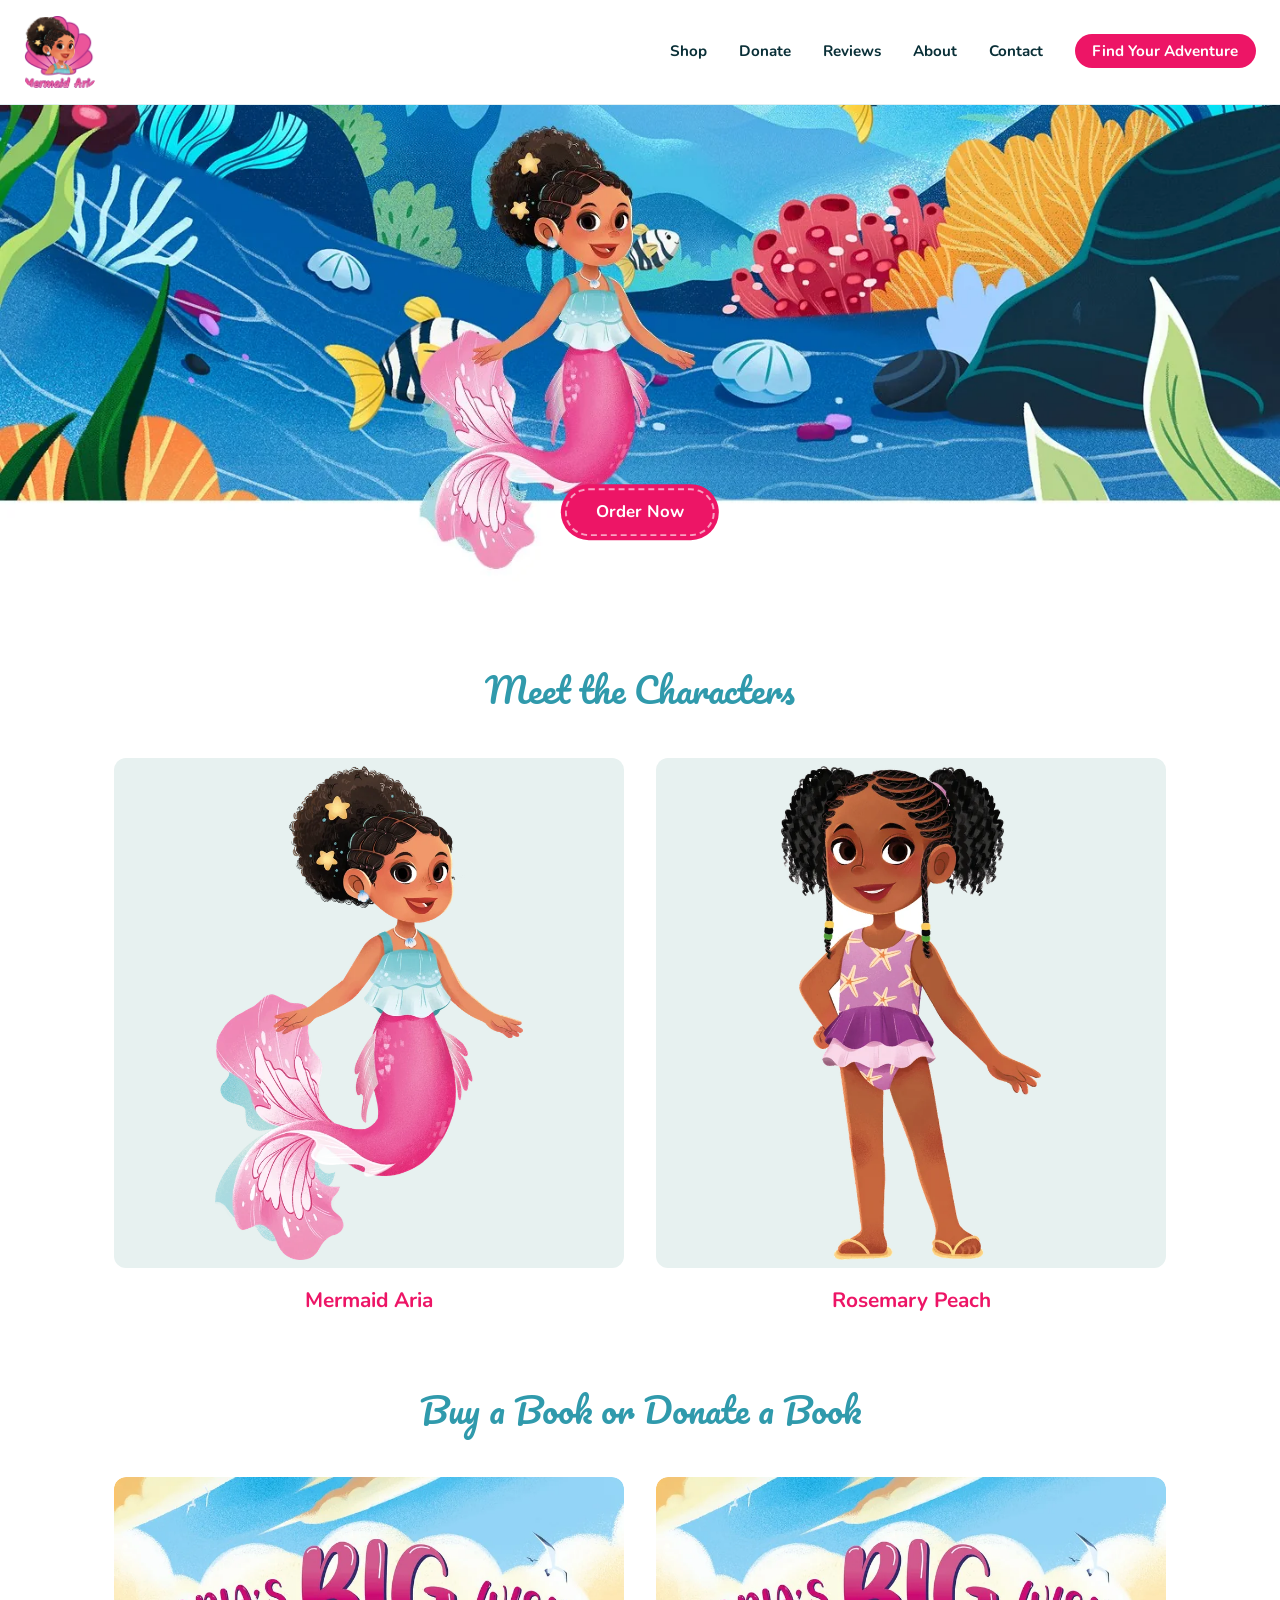
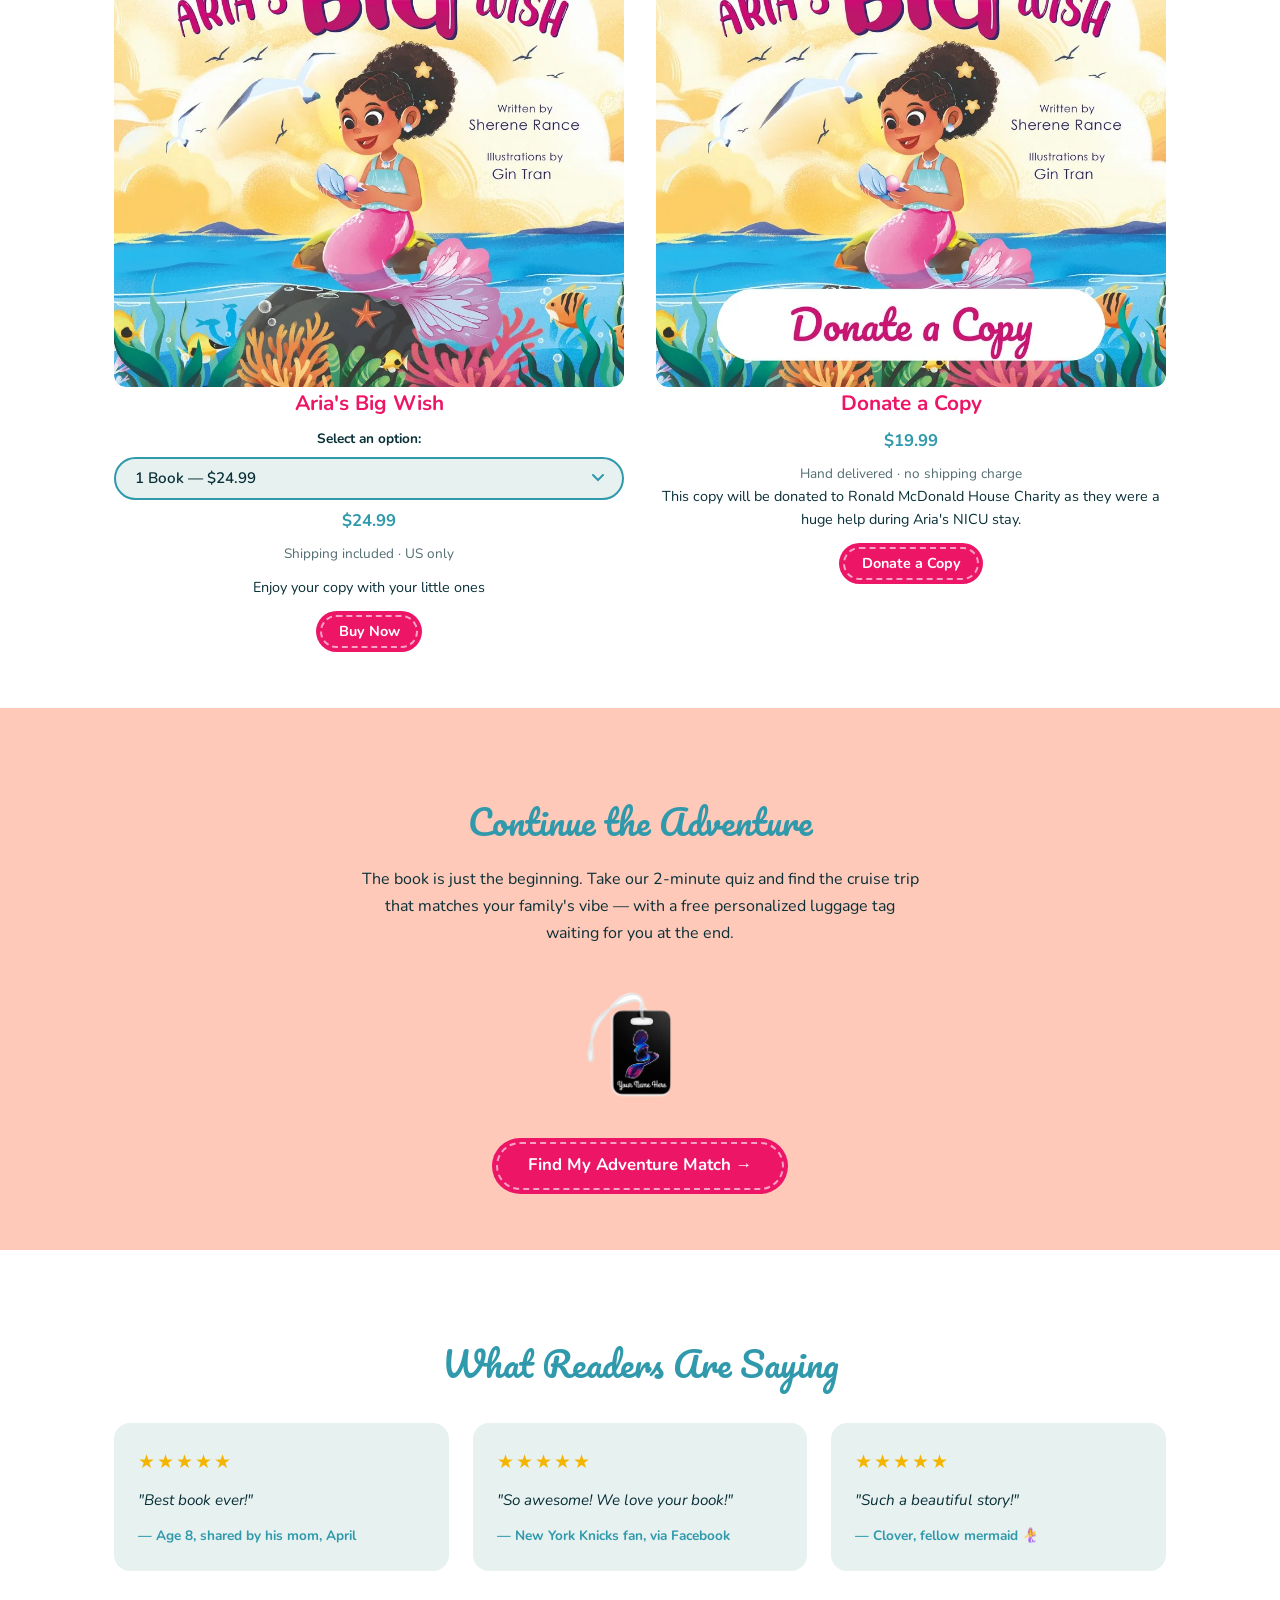
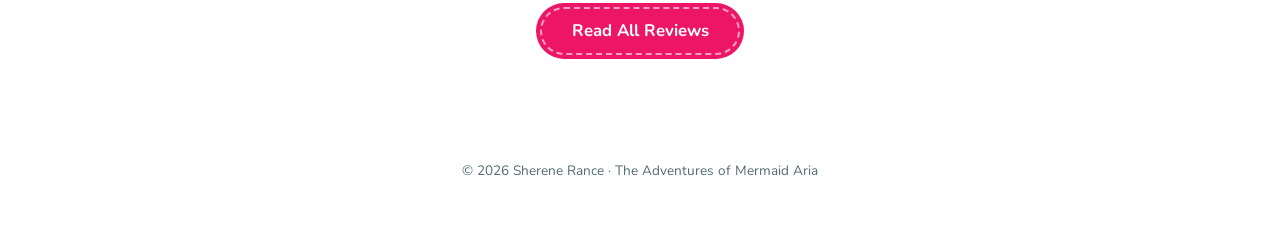
<file: index.html>
<!DOCTYPE html>
<html lang="en">
<head>
  <meta charset="UTF-8">
  <meta name="viewport" content="width=device-width, initial-scale=1.0">
  <title>The Adventures of Mermaid Aria | Aria's Big Wish</title>
  <meta name="description" content="Aria's Big Wish — a picture book about a mermaid and a human girl who become unlikely friends. Written by Sherene Rance.">
  <link rel="preconnect" href="https://fonts.googleapis.com">
  <link rel="preconnect" href="https://fonts.gstatic.com" crossorigin>
  <link rel="preload" href="https://fonts.googleapis.com/css2?family=Nunito:wght@400;600;700;800&family=Pacifico&display=swap" as="style" onload="this.onload=null;this.rel='stylesheet'">
  <noscript><link rel="stylesheet" href="https://fonts.googleapis.com/css2?family=Nunito:wght@400;600;700;800&family=Pacifico&display=swap"></noscript>
  <link rel="stylesheet" href="css/style.css">
  <link rel="stylesheet" href="css/nav.css">
  <link rel="stylesheet" href="css/exit-intent.css">
</head>
<body>

  <!-- ============ NAV ============ -->
  <header class="site-header">
    <a href="index.html" class="logo-link" aria-label="Mermaid Aria — Home">
      <img src="assets/img/logo.webp" fetchpriority="high" alt="Mermaid Aria logo" class="logo-img">
    </a>
    <button class="hamburger" aria-expanded="false" aria-label="Open menu">
      <span></span><span></span><span></span>
    </button>
    <ul class="main-nav" role="list">
      <li><a href="shop.html">Shop</a></li>
      <li><a href="https://square.link/u/vRmiWOAO">Donate</a></li>
      <li><a href="reviews.html">Reviews</a></li>
      <li><a href="about.html">About</a></li>
      <li><a href="contact.html">Contact</a></li>
      <li><a href="quiz.html" class="nav-cta">Find Your Adventure</a></li>
    </ul>
  </header>

  <!-- ============ HERO ============ -->
  <section class="hero-wrap">
    <img src="assets/img/hero.webp" fetchpriority="high" alt="Mermaid Aria swimming in the ocean" class="hero-img">
    <a href="https://square.link/u/Ic2J6Kv0" class="btn btn-primary buy-btn-overlay">
      Order Now
    </a>
  </section>

  <!-- ============ MEET THE CHARACTERS ============ -->
  <section class="characters">
    <h2 class="script center">Meet the Characters</h2>
    <div class="grid-2x2">
      <div class="grid-item">
        <img loading="lazy" src="assets/img/character-aria.webp" alt="Mermaid Aria" class="cutout">
        <h3>Mermaid Aria</h3>
      </div>
      <div class="grid-item">
        <img loading="lazy" src="assets/img/character-rosemary.webp" alt="Rosemary Peach" class="cutout">
        <h3>Rosemary Peach</h3>
      </div>
    </div>

    <h2 class="script center books-heading">Buy a Book or Donate a Book</h2>
    <div class="grid-2x2">
      <div class="grid-item">
        <div class="product-media">
          <img loading="lazy" src="assets/img/book-cover-1.webp" alt="Aria's Big Wish book cover">
          <span class="quick-view">Quick View</span>
        </div>
        <h3>Aria's Big Wish</h3>

        <div class="bundle-selector">
          <label for="bundle-select" class="bundle-label">Select an option:</label>
          <select id="bundle-select" class="bundle-select" onchange="updateBundle(this)">
            <option value="single" data-price="$24.99" data-shipping="Shipping included · US only" data-link="https://square.link/u/Ic2J6Kv0">1 Book — $24.99</option>
            <option value="auntie" data-price="$58" data-shipping="Shipping included · US only" data-link="https://square.link/u/5y5rJkXw">Favorite Auntie Bundle — 3 Books — $58</option>
            <option value="classroom" data-price="$95" data-shipping="Shipping included · US only" data-link="https://square.link/u/I52GV8gS">Classroom Bundle — 5 Books — $95</option>
          </select>
          <p class="price" id="bundle-price">$24.99</p>
          <p class="shipping-note" id="bundle-shipping">Shipping included · US only</p>
        </div>

        <p class="blurb">Enjoy your copy with your little ones</p>
        <a href="https://square.link/u/Ic2J6Kv0" id="bundle-buy-btn" class="btn btn-small">Buy Now</a>
      </div>
      <div class="grid-item">
        <a href="https://square.link/u/vRmiWOAO" class="product-media">
          <img loading="lazy" src="assets/img/book-cover-2-donate.webp" alt="Aria's Big Wish — Donate a Copy">
          <span class="quick-view">Quick View</span>
        </a>
        <h3>Donate a Copy</h3>
        <p class="price">$19.99</p>
        <p class="shipping-note">Hand delivered · no shipping charge</p>
        <p class="blurb">This copy will be donated to Ronald McDonald House Charity as they were a huge help during Aria's NICU stay.</p>
        <a href="https://square.link/u/vRmiWOAO" class="btn btn-small">Donate a Copy</a>
      </div>
    </div>
  </section>

  <!-- ============ CONTINUE THE ADVENTURE ============ -->
  <section class="adventure-section">
    <h2 class="script center">Continue the Adventure</h2>
    <p class="adventure-copy">The book is just the beginning. Take our 2-minute quiz and find the cruise trip that matches your family's vibe — with a free personalized luggage tag waiting for you at the end.</p>
    <div class="adventure-tag">
      <img loading="lazy" src="assets/img/luggage-tag.webp" alt="Free personalized mermaid luggage tag">
    </div>
    <a href="quiz.html" class="btn btn-primary">Find My Adventure Match &rarr;</a>
  </section>

  <!-- ============ REVIEWS TEASER ============ -->
  <section class="reviews-teaser">
    <h2 class="script center">What Readers Are Saying</h2>
    <div class="reviews-teaser-grid">
      <div class="teaser-card">
        <div class="review-stars" aria-label="5 stars">★★★★★</div>
        <blockquote class="review-quote">"Best book ever!"</blockquote>
        <p class="review-name">— Age 8, shared by his mom, April</p>
      </div>
      <div class="teaser-card">
        <div class="review-stars" aria-label="5 stars">★★★★★</div>
        <blockquote class="review-quote">"So awesome! We love your book!"</blockquote>
        <p class="review-name">— New York Knicks fan, via Facebook</p>
      </div>
      <div class="teaser-card">
        <div class="review-stars" aria-label="5 stars">★★★★★</div>
        <blockquote class="review-quote">"Such a beautiful story!"</blockquote>
        <p class="review-name">— Clover, fellow mermaid 🧜‍♀️</p>
      </div>
    </div>
    <div class="center" style="margin-top:2rem;">
      <a href="reviews.html" class="btn btn-primary">Read All Reviews</a>
    </div>
  </section>

  <!-- ============ FOOTER ============ -->
  <footer class="site-footer">
    <p>&copy; 2026 Sherene Rance &middot; The Adventures of Mermaid Aria</p>
  </footer>

  <script src="js/nav.js"></script>
  <script src="js/exit-intent.js"></script>
  <script>
    function updateBundle(select) {
      var opt = select.options[select.selectedIndex];
      document.getElementById('bundle-price').textContent = opt.dataset.price;
      document.getElementById('bundle-shipping').textContent = '+ ' + opt.dataset.shipping;
      document.getElementById('bundle-buy-btn').href = opt.dataset.link;
    }
  </script>

</body>
</html>
</file>
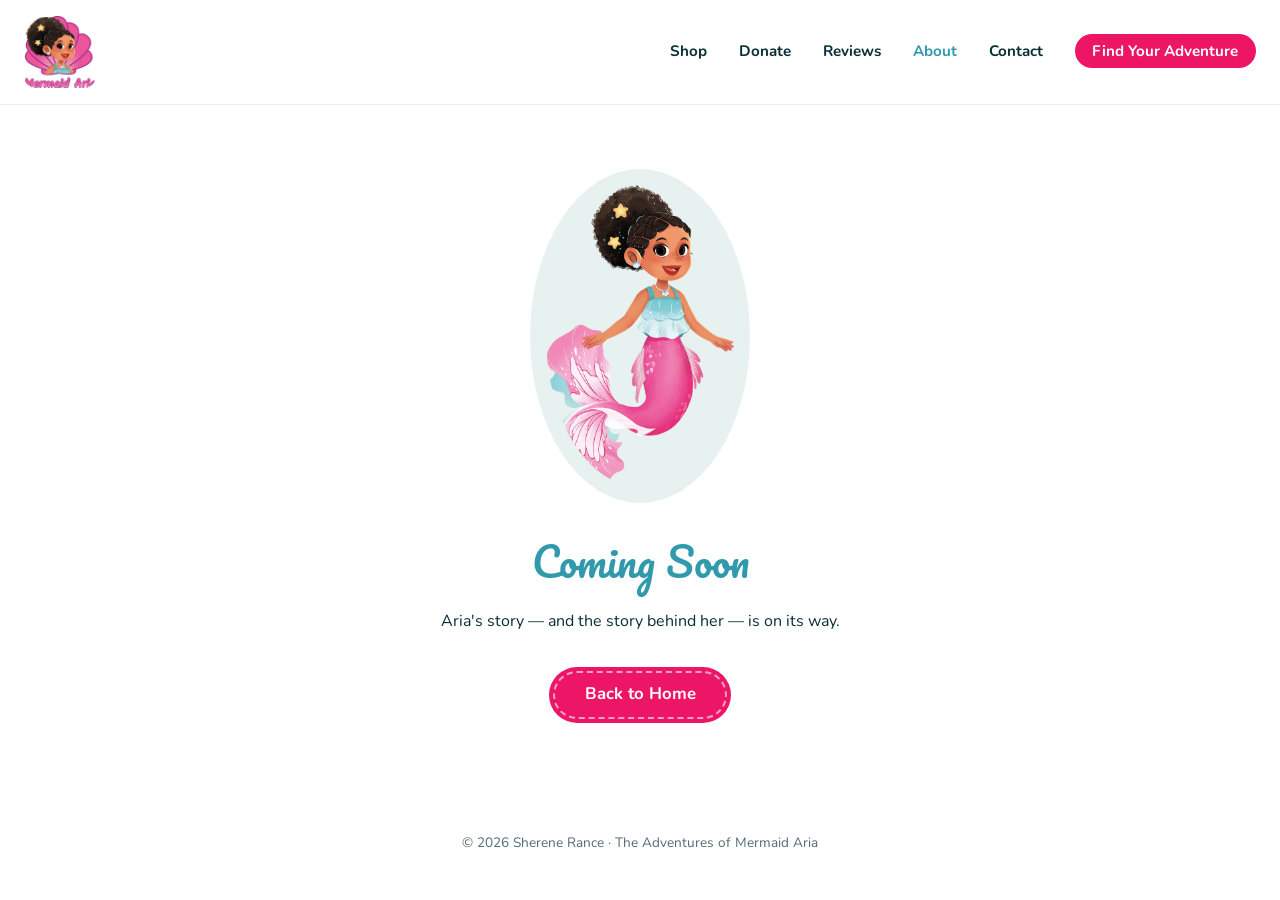
<file: about.html>
<!DOCTYPE html>
<html lang="en">
<head>
  <meta charset="UTF-8">
  <meta name="viewport" content="width=device-width, initial-scale=1.0">
  <title>About | The Adventures of Mermaid Aria</title>
  <meta name="description" content="About Sherene Rance and the story behind Mermaid Aria.">
  <link rel="preconnect" href="https://fonts.googleapis.com">
  <link rel="preconnect" href="https://fonts.gstatic.com" crossorigin>
  <link rel="preload" href="https://fonts.googleapis.com/css2?family=Nunito:wght@400;600;700;800&family=Pacifico&display=swap" as="style" onload="this.onload=null;this.rel='stylesheet'">
  <noscript><link rel="stylesheet" href="https://fonts.googleapis.com/css2?family=Nunito:wght@400;600;700;800&family=Pacifico&display=swap"></noscript>
  <link rel="stylesheet" href="css/style.css">
  <link rel="stylesheet" href="css/nav.css">
  <link rel="stylesheet" href="css/exit-intent.css">
</head>
<body>

  <header class="site-header">
    <a href="index.html" class="logo-link" aria-label="Mermaid Aria — Home">
      <img src="assets/img/logo.webp" fetchpriority="high" alt="Mermaid Aria logo" class="logo-img">
    </a>
    <button class="hamburger" aria-expanded="false" aria-label="Open menu">
      <span></span><span></span><span></span>
    </button>
    <ul class="main-nav" role="list">
      <li><a href="shop.html">Shop</a></li>
      <li><a href="https://square.link/u/vRmiWOAO">Donate</a></li>
      <li><a href="reviews.html">Reviews</a></li>
      <li><a href="about.html" class="active">About</a></li>
      <li><a href="contact.html">Contact</a></li>
      <li><a href="quiz.html" class="nav-cta">Find Your Adventure</a></li>
    </ul>
  </header>

  <main class="coming-soon-wrap">
    <img loading="lazy" src="assets/img/character-aria.webp" alt="Mermaid Aria" class="coming-soon-img">
    <h1 class="script">Coming Soon</h1>
    <p>Aria's story — and the story behind her — is on its way.</p>
    <a href="index.html" class="btn btn-primary">Back to Home</a>
  </main>

  <footer class="site-footer">
    <p>&copy; 2026 Sherene Rance &middot; The Adventures of Mermaid Aria</p>
  </footer>

  <script src="js/nav.js"></script>
  <script src="js/exit-intent.js"></script>

</body>
</html>
</file>
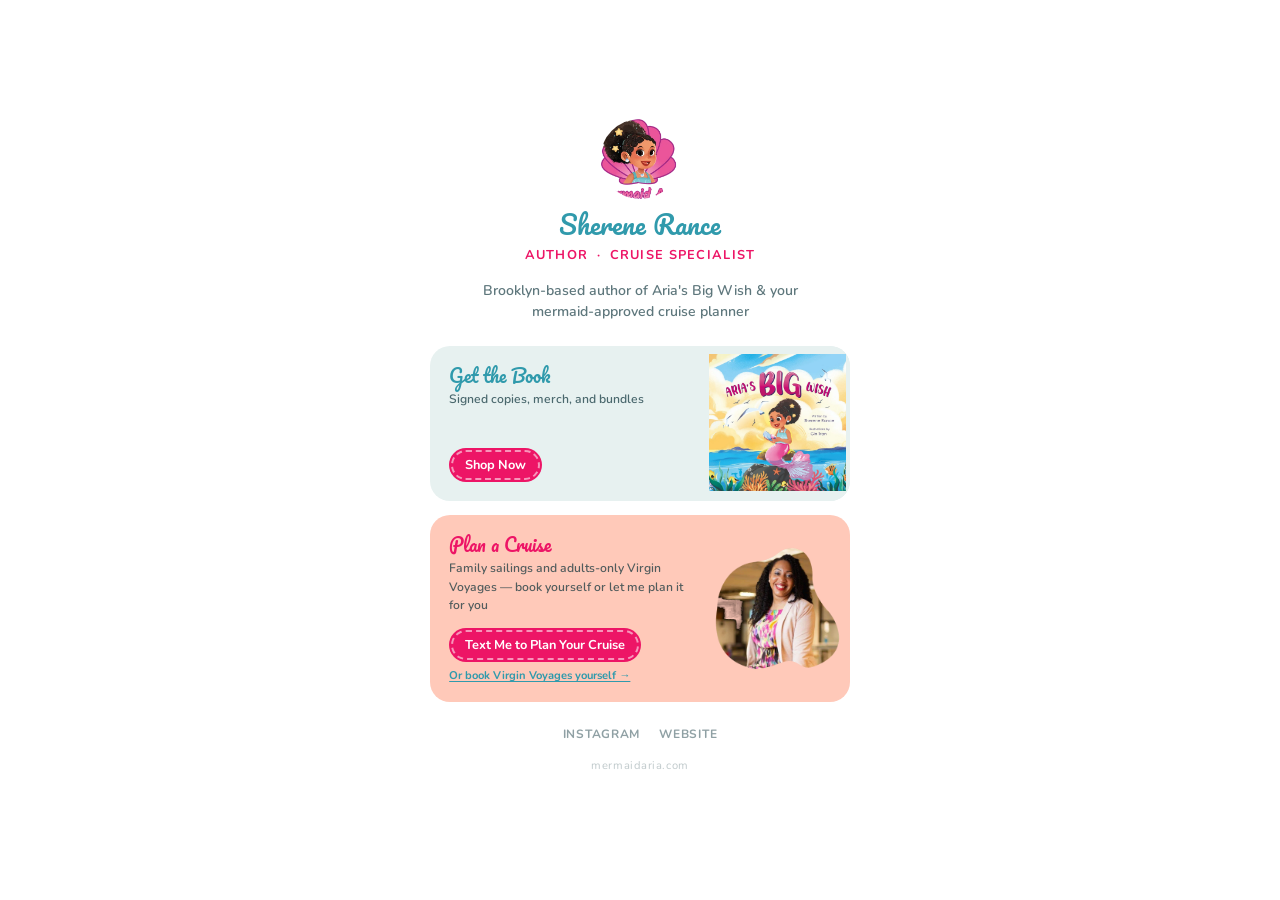
<file: bio.html>
<!DOCTYPE html>
<html lang="en">
<head>
  <meta charset="UTF-8">
  <meta name="viewport" content="width=device-width, initial-scale=1.0, viewport-fit=cover">
  <title>Sherene Rance | Mermaid Aria</title>
  <meta name="description" content="Children's book author and cruise specialist. Get the book or plan your next adventure.">
  <link rel="preconnect" href="https://fonts.googleapis.com">
  <link rel="preconnect" href="https://fonts.gstatic.com" crossorigin>
  <link href="https://fonts.googleapis.com/css2?family=Pacifico&family=Nunito:wght@400;600;700;800&display=swap" rel="stylesheet">
  <style>
    *, *::before, *::after { box-sizing: border-box; margin: 0; padding: 0; }

    :root {
      --teal:  #309AAC;
      --pink:  #ED1566;
      --navy:  #092F37;
      --peach: #FFC9B9;
      --mint:  #E7F1F0;
    }

    html, body { min-height: 100%; min-height: 100dvh; }

    body {
      font-family: 'Nunito', sans-serif;
      color: var(--navy);
      background: #fff;
      display: flex;
      flex-direction: column;
      align-items: center;
      justify-content: center;
      padding: 2rem 1.25rem 2.5rem;
      gap: 0;
    }

    /* ---- Logo ---- */
    .avatar {
      width: 80px;
      height: 80px;
      border-radius: 50%;
      object-fit: cover;
      display: block;
      margin: 0 auto 0.65rem;
    }

    /* ---- Name & tagline ---- */
    .name {
      font-family: 'Pacifico', cursive;
      font-size: 1.65rem;
      font-weight: 400;
      color: var(--teal);
      text-align: center;
      line-height: 1.2;
    }

    .tagline {
      font-size: 0.8rem;
      font-weight: 700;
      letter-spacing: 0.1em;
      text-transform: uppercase;
      color: var(--pink);
      text-align: center;
      margin-top: 0.3rem;
    }

    /* ---- Divider with bio line ---- */
    .bio-line {
      font-size: 0.88rem;
      font-weight: 600;
      color: var(--navy);
      opacity: 0.65;
      text-align: center;
      margin: 1rem 0 1.5rem;
      max-width: 320px;
      line-height: 1.5;
    }

    /* ---- Cards ---- */
    .cards {
      width: 100%;
      max-width: 420px;
      display: flex;
      flex-direction: column;
      gap: 0.9rem;
    }

    .card {
      border-radius: 20px;
      overflow: hidden;
      text-decoration: none;
      color: var(--navy);
      display: flex;
      flex-direction: row;
      align-items: stretch;
      min-height: 155px;
      transition: transform 0.15s ease, box-shadow 0.15s ease;
    }

    .card-book   { background: var(--mint); }
    .card-cruise { background: var(--peach); }

    @media (hover: hover) {
      .card:hover {
        transform: translateY(-3px);
        box-shadow: 0 8px 28px rgba(9,47,55,0.12);
      }
    }
    .card:active { transform: scale(0.98); }

    /* Text side */
    .card-body {
      flex: 1 1 0;
      padding: 1.2rem 0.9rem 1.2rem 1.2rem;
      display: flex;
      flex-direction: column;
      justify-content: space-between;
    }

    .card-title {
      font-family: 'Pacifico', cursive;
      font-size: 1.1rem;
      font-weight: 400;
      margin-bottom: 0.2rem;
      line-height: 1.25;
    }
    .card-book   .card-title { color: var(--teal); }
    .card-cruise .card-title { color: var(--pink); }

    .card-desc {
      font-size: 0.76rem;
      font-weight: 600;
      color: var(--navy);
      opacity: 0.7;
      line-height: 1.5;
      margin-bottom: 0.85rem;
      flex: 1;
    }

    /* Image side */
    .card-img-wrap {
      flex: 0 0 38%;
      max-width: 145px;
      overflow: hidden;
    }

    .card-img-wrap img {
      width: 100%;
      height: 100%;
      object-fit: cover;
      object-position: center top;
      display: block;
    }

    /* Book cover — contain so full cover shows */
    .card-book .card-img-wrap img {
      object-fit: contain;
      background: var(--mint);
      padding: 0.5rem 0.25rem;
    }

    /* Sherene photo — crop toward face */
    .card-cruise .card-img-wrap {
      overflow: hidden;
      background: transparent;
      display: flex;
      align-items: center;
      justify-content: center;
      padding: 0.15rem;
    }
    .card-cruise .card-img-wrap img {
      object-fit: contain;
      width: 96%;
      height: auto;
      display: block;
    }

    /* ---- Buttons ---- */
    .btn {
      display: inline-block;
      font-family: 'Nunito', sans-serif;
      font-weight: 700;
      font-size: 0.8rem;
      padding: 0.5rem 1rem;
      border-radius: 999px;
      text-decoration: none;
      background: var(--pink);
      color: #fff;
      outline: 2px dashed rgba(255,255,255,0.55);
      outline-offset: -4px;
      transition: box-shadow 0.15s ease, background 0.15s ease, color 0.15s ease;
      white-space: nowrap;
      align-self: flex-start;
    }
    .btn:hover { box-shadow: 0 4px 14px rgba(237,21,102,0.4); }
    .btn:active { background: #fff; color: var(--pink); outline-color: rgba(237,21,102,0.45); }

    .cruise-btns {
      display: flex;
      flex-direction: column;
      gap: 0.4rem;
      align-items: flex-start;
    }

    .btn-secondary {
      font-family: 'Nunito', sans-serif;
      font-size: 0.7rem;
      font-weight: 700;
      color: var(--teal);
      text-decoration: underline;
      text-underline-offset: 2px;
      background: none;
      border: none;
      padding: 0;
      cursor: pointer;
      transition: color 0.15s ease;
    }
    .btn-secondary:hover { color: var(--navy); }

    /* ---- Social links ---- */
    .social {
      display: flex;
      gap: 1.2rem;
      justify-content: center;
      margin-top: 1.5rem;
    }

    .social a {
      font-size: 0.75rem;
      font-weight: 700;
      color: var(--navy);
      opacity: 0.45;
      text-decoration: none;
      letter-spacing: 0.06em;
      text-transform: uppercase;
      transition: opacity 0.15s ease;
    }
    .social a:hover { opacity: 0.85; }

    /* ---- Footer ---- */
    .footer {
      margin-top: 1rem;
      font-size: 0.7rem;
      color: var(--navy);
      opacity: 0.25;
      text-align: center;
      letter-spacing: 0.05em;
    }
  </style>
</head>
<body>

  <img src="assets/img/logo.webp" alt="Mermaid Aria logo" class="avatar">

  <h1 class="name">Sherene Rance</h1>
  <p class="tagline">Author &nbsp;·&nbsp; Cruise Specialist</p>
  <p class="bio-line">Brooklyn-based author of Aria's Big Wish &amp; your mermaid-approved cruise planner</p>

  <div class="cards">

    <!-- Book card -->
    <a href="https://mermaidariastore.etsy.com" class="card card-book">
      <div class="card-body">
        <div>
          <p class="card-title">Get the Book</p>
          <p class="card-desc">Signed copies, merch, and bundles</p>
        </div>
        <span class="btn">Shop Now</span>
      </div>
      <div class="card-img-wrap">
        <img src="assets/img/book-cover-1.webp" alt="Aria's Big Wish book cover" loading="eager">
      </div>
    </a>

    <!-- Cruise card -->
    <div class="card card-cruise">
      <div class="card-body">
        <div>
          <p class="card-title">Plan a Cruise</p>
          <p class="card-desc">Family sailings and adults-only Virgin Voyages — book yourself or let me plan it for you</p>
        </div>
        <div class="cruise-btns">
          <a href="sms:+17184314889&body=Hi%20Sherene!%20I'm%20interested%20in%20planning%20a%20cruise%20%F0%9F%9A%A2" class="btn">Text Me to Plan Your Cruise</a>
          <a href="https://www.virginvoyages.com/book/voyage-planner/find-a-voyage?agencyId=354&agentId=189062&currencyCode=USD" class="btn-secondary">Or book Virgin Voyages yourself →</a>
        </div>
      </div>
      <div class="card-img-wrap">
        <img src="sherene-photo.png" alt="Sherene Rance, cruise specialist" loading="eager">
      </div>
    </div>

  </div>

  <div class="social">
    <a href="https://www.instagram.com/shellotravels?igsh=MTR2cjV0Zzd1dW03ZA==" target="_blank" rel="noopener">Instagram</a>
    <a href="https://mermaidaria.com" target="_blank" rel="noopener">Website</a>
  </div>

  <p class="footer">mermaidaria.com</p>

</body>
</html>
</file>
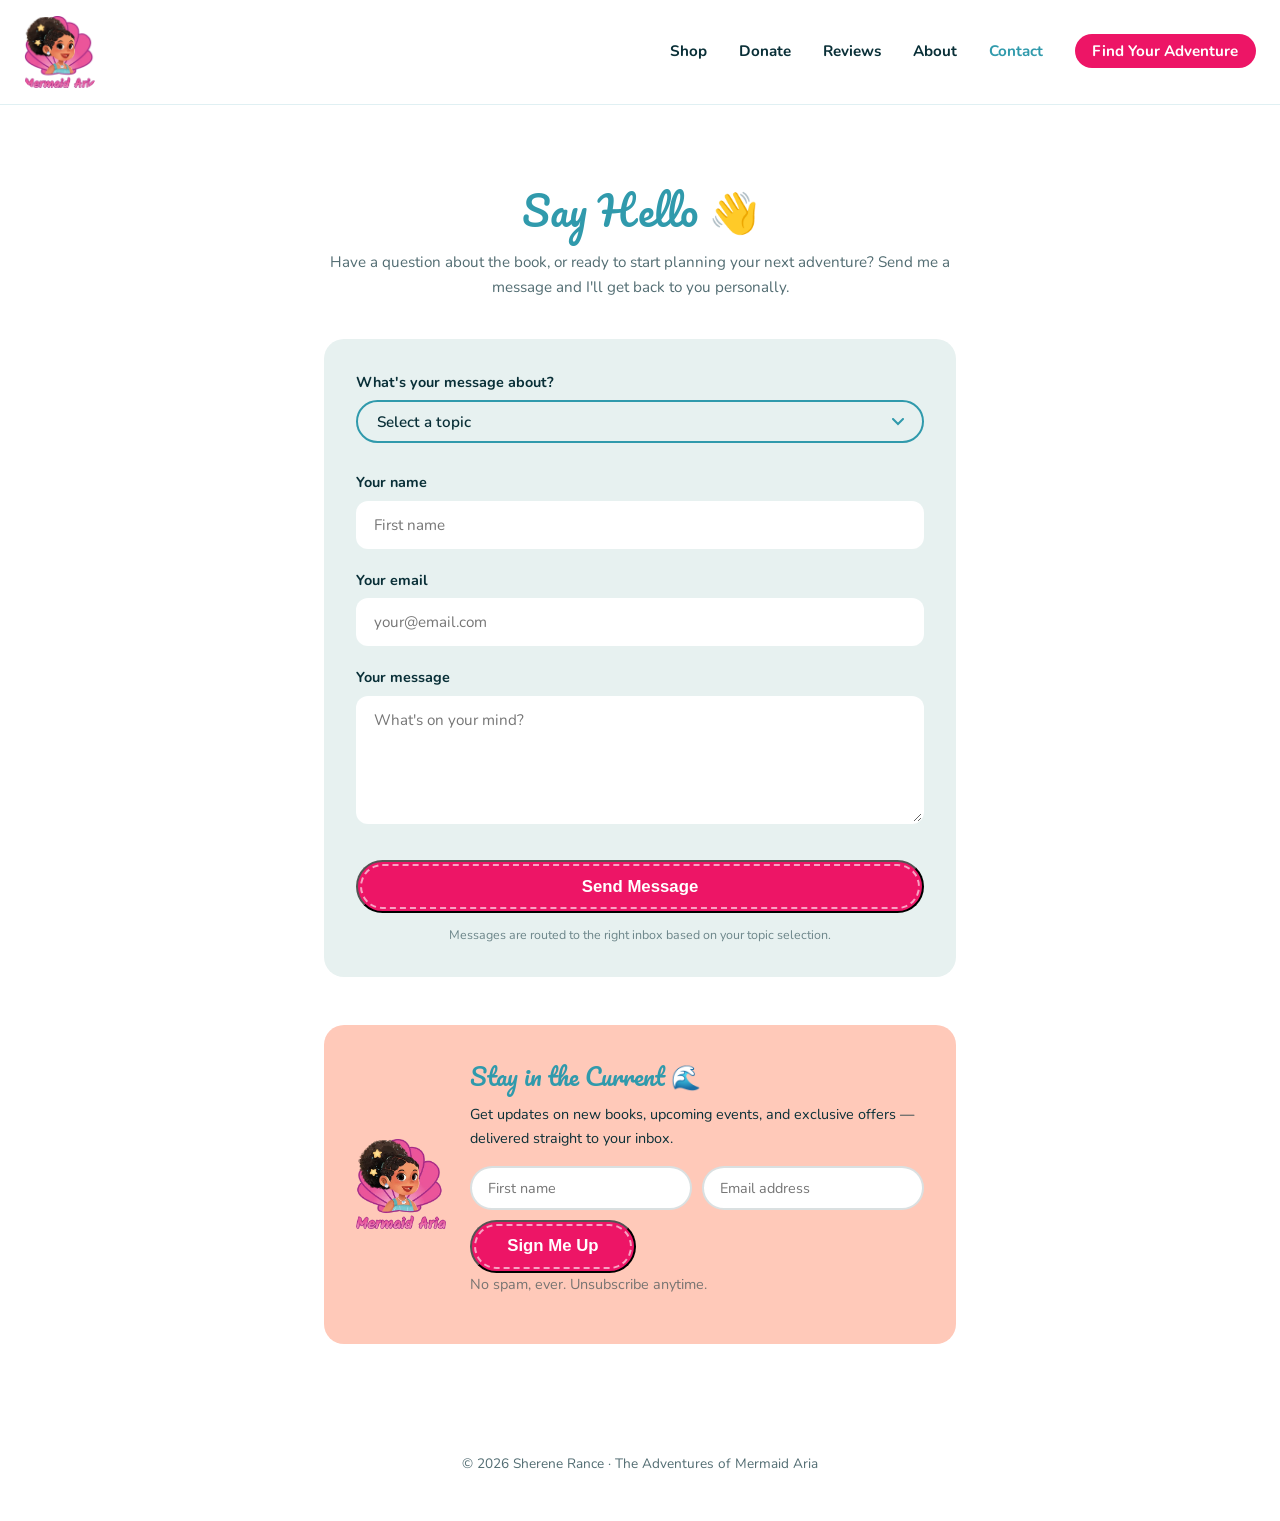
<file: contact.html>
<!DOCTYPE html>
<html lang="en">
<head>
  <meta charset="UTF-8">
  <meta name="viewport" content="width=device-width, initial-scale=1.0">
  <title>Contact | The Adventures of Mermaid Aria</title>
  <meta name="description" content="Get in touch with Sherene Rance — book questions, travel planning, or just to say hi.">
  <link rel="preconnect" href="https://fonts.googleapis.com">
  <link rel="preconnect" href="https://fonts.gstatic.com" crossorigin>
  <link rel="preload" href="https://fonts.googleapis.com/css2?family=Nunito:wght@400;600;700;800&family=Pacifico&display=swap" as="style" onload="this.onload=null;this.rel='stylesheet'">
  <noscript><link rel="stylesheet" href="https://fonts.googleapis.com/css2?family=Nunito:wght@400;600;700;800&family=Pacifico&display=swap"></noscript>
  <link rel="stylesheet" href="css/style.css">
  <link rel="stylesheet" href="css/nav.css">
  <link rel="stylesheet" href="css/exit-intent.css">
  <link rel="stylesheet" href="css/contact.css">
</head>
<body>

  <header class="site-header">
    <a href="index.html" class="logo-link" aria-label="Mermaid Aria — Home">
      <img src="assets/img/logo.webp" alt="Mermaid Aria logo" class="logo-img" fetchpriority="high">
    </a>
    <button class="hamburger" aria-expanded="false" aria-label="Open menu">
      <span></span><span></span><span></span>
    </button>
    <ul class="main-nav" role="list">
      <li><a href="shop.html">Shop</a></li>
      <li><a href="https://square.link/u/vRmiWOAO">Donate</a></li>
      <li><a href="reviews.html">Reviews</a></li>
      <li><a href="about.html">About</a></li>
      <li><a href="contact.html" class="active">Contact</a></li>
      <li><a href="quiz.html" class="nav-cta">Find Your Adventure</a></li>
    </ul>
  </header>

  <main class="contact-wrap">

    <!-- ============ CONTACT FORM ============ -->
    <section class="contact-section">
      <h1 class="script center">Say Hello 👋</h1>
      <p class="contact-subhead center">Have a question about the book, or ready to start planning your next adventure? Send me a message and I'll get back to you personally.</p>

      <form class="contact-form" id="contact-form" novalidate>

        <div class="form-group">
          <label for="contact-topic">What's your message about?</label>
          <select id="contact-topic" name="topic" required class="bundle-select">
            <option value="" disabled selected>Select a topic</option>
            <option value="book">The Book — Aria's Big Wish</option>
            <option value="travel">Cruise &amp; Travel Planning</option>
          </select>
        </div>

        <div class="form-group">
          <label for="contact-name">Your name</label>
          <input type="text" id="contact-name" name="name" placeholder="First name" required>
        </div>

        <div class="form-group">
          <label for="contact-email">Your email</label>
          <input type="email" id="contact-email" name="email" placeholder="your@email.com" required>
        </div>

        <div class="form-group">
          <label for="contact-message">Your message</label>
          <textarea id="contact-message" name="message" placeholder="What's on your mind?" rows="5" required></textarea>
        </div>

        <button type="submit" class="btn btn-primary contact-submit">Send Message</button>

        <p class="contact-note">
          <!-- TO UPGRADE: replace the JS mailto below with a Formspree or Web3Forms endpoint -->
          Messages are routed to the right inbox based on your topic selection.
        </p>

      </form>
    </section>

    <!-- ============ NEWSLETTER ============ -->
    <section class="newsletter-section">
      <div class="newsletter-inner">
        <img src="assets/img/logo.webp" alt="Mermaid Aria" class="newsletter-logo" loading="lazy">
        <div class="newsletter-content">
          <h2 class="script">Stay in the Current 🌊</h2>
          <p>Get updates on new books, upcoming events, and exclusive offers — delivered straight to your inbox.</p>

          <!-- Kit embedded form placeholder -->
          <!-- TO UPGRADE: replace this form with your Kit embed script -->
          <form class="newsletter-form" id="newsletter-form" novalidate>
            <input type="text" name="first_name" placeholder="First name" required>
            <input type="email" name="email" placeholder="Email address" required>
            <button type="submit" class="btn btn-primary">Sign Me Up</button>
          </form>
          <p class="newsletter-note">No spam, ever. Unsubscribe anytime.</p>
        </div>
      </div>
    </section>

  </main>

  <footer class="site-footer">
    <p>&copy; 2026 Sherene Rance &middot; The Adventures of Mermaid Aria</p>
  </footer>

  <script src="js/nav.js"></script>
  <script src="js/exit-intent.js"></script>
  <script src="js/contact.js"></script>

</body>
</html>
</file>
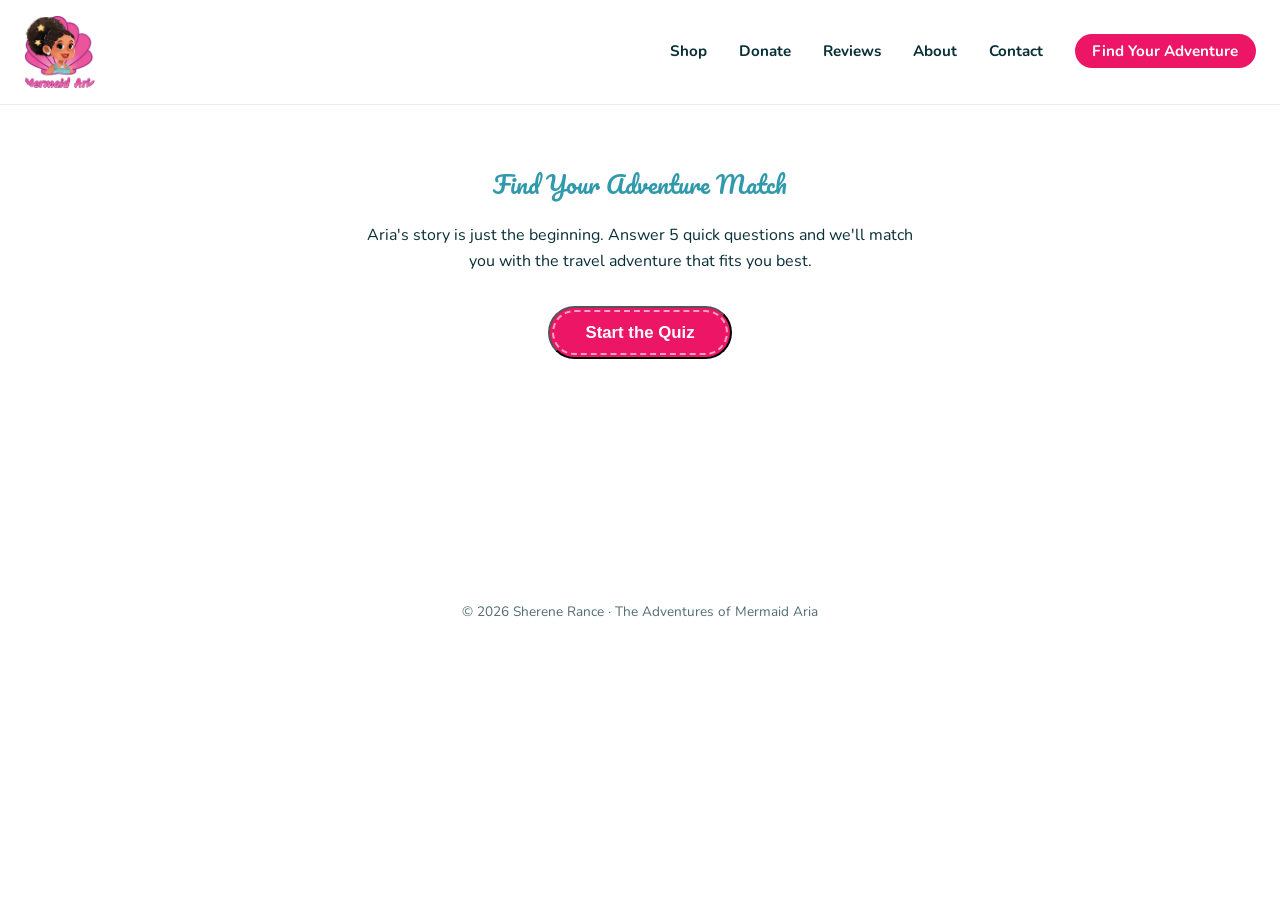
<file: quiz.html>
<!DOCTYPE html>
<html lang="en">
<head>
  <meta charset="UTF-8">
  <meta name="viewport" content="width=device-width, initial-scale=1.0">
  <title>Continue the Adventure | Find Your Cruise Match</title>
  <meta name="description" content="Take the quiz to find your perfect cruise or travel match — inspired by Mermaid Aria.">
  <link rel="preconnect" href="https://fonts.googleapis.com">
  <link rel="preconnect" href="https://fonts.gstatic.com" crossorigin>
  <link rel="preload" href="https://fonts.googleapis.com/css2?family=Nunito:wght@400;600;700;800&family=Pacifico&display=swap" as="style" onload="this.onload=null;this.rel='stylesheet'">
  <noscript><link rel="stylesheet" href="https://fonts.googleapis.com/css2?family=Nunito:wght@400;600;700;800&family=Pacifico&display=swap"></noscript>
  <link rel="stylesheet" href="css/style.css">
  <link rel="stylesheet" href="css/nav.css">
  <link rel="stylesheet" href="css/quiz.css">
</head>
<body>

  <header class="site-header">
    <a href="index.html" class="logo-link" aria-label="Mermaid Aria — Home">
      <img src="assets/img/logo.webp" fetchpriority="high" alt="Mermaid Aria logo" class="logo-img">
    </a>
    <button class="hamburger" aria-expanded="false" aria-label="Open menu">
      <span></span><span></span><span></span>
    </button>
    <ul class="main-nav" role="list">
      <li><a href="shop.html">Shop</a></li>
      <li><a href="https://square.link/u/vRmiWOAO">Donate</a></li>
      <li><a href="reviews.html">Reviews</a></li>
      <li><a href="about.html">About</a></li>
      <li><a href="contact.html">Contact</a></li>
      <li><a href="quiz.html" class="nav-cta active">Find Your Adventure</a></li>
    </ul>
  </header>

  <main class="quiz-wrap">

    <!-- ============ INTRO ============ -->
    <section class="quiz-step" id="step-intro" data-step="intro">
      <h2 class="script center">Find Your Adventure Match</h2>
      <p class="quiz-intro-copy">
        Aria's story is just the beginning. Answer 5 quick questions and
        we'll match you with the travel adventure that fits you best.
      </p>
      <button type="button" class="btn btn-primary" data-action="start">Start the Quiz</button>
    </section>

    <!-- ============ QUESTIONS ============ -->
    <section class="quiz-step" id="step-q1" data-step="question" hidden>
      <p class="quiz-progress">Question 1 of 5</p>
      <h3 class="quiz-question">What kind of adventure are you looking for?</h3>
      <div class="quiz-options">
        <button type="button" class="quiz-option" data-family="1" data-adult="0" data-budget="0">Family-friendly mermaid fun</button>
        <button type="button" class="quiz-option" data-family="0" data-adult="1" data-budget="0">Adults-only luxury mermaid experience</button>
        <button type="button" class="quiz-option" data-family="0" data-adult="0" data-budget="0">Either works for us</button>
      </div>
    </section>

    <section class="quiz-step" id="step-q2" data-step="question" hidden>
      <p class="quiz-progress">Question 2 of 5</p>
      <h3 class="quiz-question">What matters most for this trip?</h3>
      <div class="quiz-options">
        <button type="button" class="quiz-option" data-family="0" data-adult="0" data-budget="0">Top-tier experience — money's not the main factor</button>
        <button type="button" class="quiz-option" data-family="0" data-adult="0" data-budget="0">Somewhere in between</button>
        <button type="button" class="quiz-option" data-family="0" data-adult="0" data-budget="1">Something fun without breaking the bank</button>
      </div>
    </section>

    <section class="quiz-step" id="step-q3" data-step="question" hidden>
      <p class="quiz-progress">Question 3 of 5</p>
      <h3 class="quiz-question">Who's coming on this adventure?</h3>
      <div class="quiz-options">
        <button type="button" class="quiz-option" data-family="0" data-adult="1" data-budget="0">Just us grown-ups</button>
        <button type="button" class="quiz-option" data-family="1" data-adult="0" data-budget="0">Me and my little ones</button>
        <button type="button" class="quiz-option" data-family="1" data-adult="0" data-budget="0">The whole multi-gen crew</button>
      </div>
    </section>

    <section class="quiz-step" id="step-q4" data-step="question" hidden>
      <p class="quiz-progress">Question 4 of 5</p>
      <h3 class="quiz-question">What's calling to you most?</h3>
      <div class="quiz-options">
        <button type="button" class="quiz-option" data-family="0" data-adult="1" data-budget="0">Quiet beaches and spa days</button>
        <button type="button" class="quiz-option" data-family="1" data-adult="0" data-budget="0">Kids' clubs and character meet-and-greets</button>
        <button type="button" class="quiz-option" data-family="0" data-adult="0" data-budget="0">A mix of both</button>
      </div>
    </section>

    <section class="quiz-step" id="step-q5" data-step="question" hidden>
      <p class="quiz-progress">Question 5 of 5</p>
      <h3 class="quiz-question">Dream destination?</h3>
      <div class="quiz-options">
        <button type="button" class="quiz-option" data-family="1" data-adult="0" data-budget="0">The Bahamas / Caribbean</button>
        <button type="button" class="quiz-option" data-family="0" data-adult="1" data-budget="0">Wherever's quiet and warm</button>
        <button type="button" class="quiz-option" data-family="0" data-adult="0" data-budget="0">Wherever the wind takes us</button>
      </div>
    </section>

    <!-- ============ EMAIL CAPTURE ============ -->
    <section class="quiz-step" id="step-email" data-step="email" hidden>
      <h2 class="script center">Almost there!</h2>
      <p class="quiz-intro-copy">Enter your details to see your personalized match.</p>
      <form id="quiz-email-form" class="quiz-email-form">
        <input type="text" id="quiz-name" placeholder="First name" required>
        <input type="email" id="quiz-email" placeholder="Email address" required>
        <button type="submit" class="btn btn-primary">See My Match</button>
      </form>
    </section>

    <!-- ============ RESULT: DISNEY WISH ============ -->
    <section class="quiz-step quiz-result" id="step-result-family" data-step="result" hidden>
      <h2 class="script center">Your Match: Disney Wish</h2>
      <p class="quiz-result-copy">
        Sounds like your crew is ready for Disney magic! The Disney Wish brings
        character meet-and-greets, kids' clubs, and family adventure — exactly
        the kind of "tail of two worlds" energy Aria would approve of.
      </p>
      <div class="quiz-freebie"><img loading="lazy" src="assets/img/luggage-tag.webp" alt="Free personalized mermaid luggage tag" class="tag-img"><p>Book through me and you'll receive a free personalized mermaid luggage tag as my gift for your trip.</p></div>
      <a href="mailto:shellotravels@gmail.com" class="btn btn-primary result-cta">Let's Talk Cruise Details</a>
    </section>

    <!-- ============ RESULT: VIRGIN VOYAGES ============ -->
    <section class="quiz-step quiz-result" id="step-result-adult" data-step="result" hidden>
      <h2 class="script center">Your Match: Virgin Voyages</h2>
      <p class="quiz-result-copy">
        Sounds like you're a mermaid at heart who wants to splash around
        without the kids! Virgin Voyages is an adults-only escape built for
        quiet beaches, good food, and zero character breakfasts.
      </p>
      <div class="quiz-freebie"><img loading="lazy" src="assets/img/luggage-tag.webp" alt="Free personalized mermaid luggage tag" class="tag-img"><p>Book through me and you'll receive a free personalized mermaid luggage tag as my gift for your trip.</p></div>
      <a href="mailto:shellotravels@gmail.com" class="btn btn-primary result-cta">Let's Talk Cruise Details</a>
    </section>

    <!-- ============ RESULT: BUDGET / VALUE (FAMILY) ============ -->
    <section class="quiz-step quiz-result" id="step-result-budget-family" data-step="result" hidden>
      <h2 class="script center">Your Match: A Fun Trip That Won't Break the Bank</h2>
      <p class="quiz-result-copy">
        Big adventure doesn't have to mean a big price tag. A Carnival or MSC
        family cruise gets you pools, kids' activities, and island stops at a
        fraction of the cost — perfect for testing the waters before a splurge trip.
      </p>
      <div class="quiz-freebie"><img loading="lazy" src="assets/img/luggage-tag.webp" alt="Free personalized mermaid luggage tag" class="tag-img"><p>Book through me and you'll receive a free personalized mermaid luggage tag as my gift for your trip.</p></div>
      <a href="mailto:shellotravels@gmail.com" class="btn btn-primary result-cta">Let's Talk Cruise Details</a>
    </section>

    <!-- ============ RESULT: BUDGET / VALUE (ADULT) ============ -->
    <section class="quiz-step quiz-result" id="step-result-budget-adult" data-step="result" hidden>
      <h2 class="script center">Your Match: A Getaway That Won't Break the Bank</h2>
      <p class="quiz-result-copy">
        You don't need a luxury price tag for a real escape. A short 3-night
        resort stay or a budget-friendly cruise gets you the sand, the sun,
        and the quiet — without the splurge.
      </p>
      <div class="quiz-freebie"><img loading="lazy" src="assets/img/luggage-tag.webp" alt="Free personalized mermaid luggage tag" class="tag-img"><p>Book through me and you'll receive a free personalized mermaid luggage tag as my gift for your trip.</p></div>
      <a href="mailto:shellotravels@gmail.com" class="btn btn-primary result-cta">Let's Talk Trip Details</a>
    </section>

  </main>

  <footer class="site-footer">
    <p>&copy; 2026 Sherene Rance &middot; The Adventures of Mermaid Aria</p>
  </footer>

  <script src="js/nav.js"></script>
  <script src="js/quiz.js"></script>
</body>
</html>
</file>
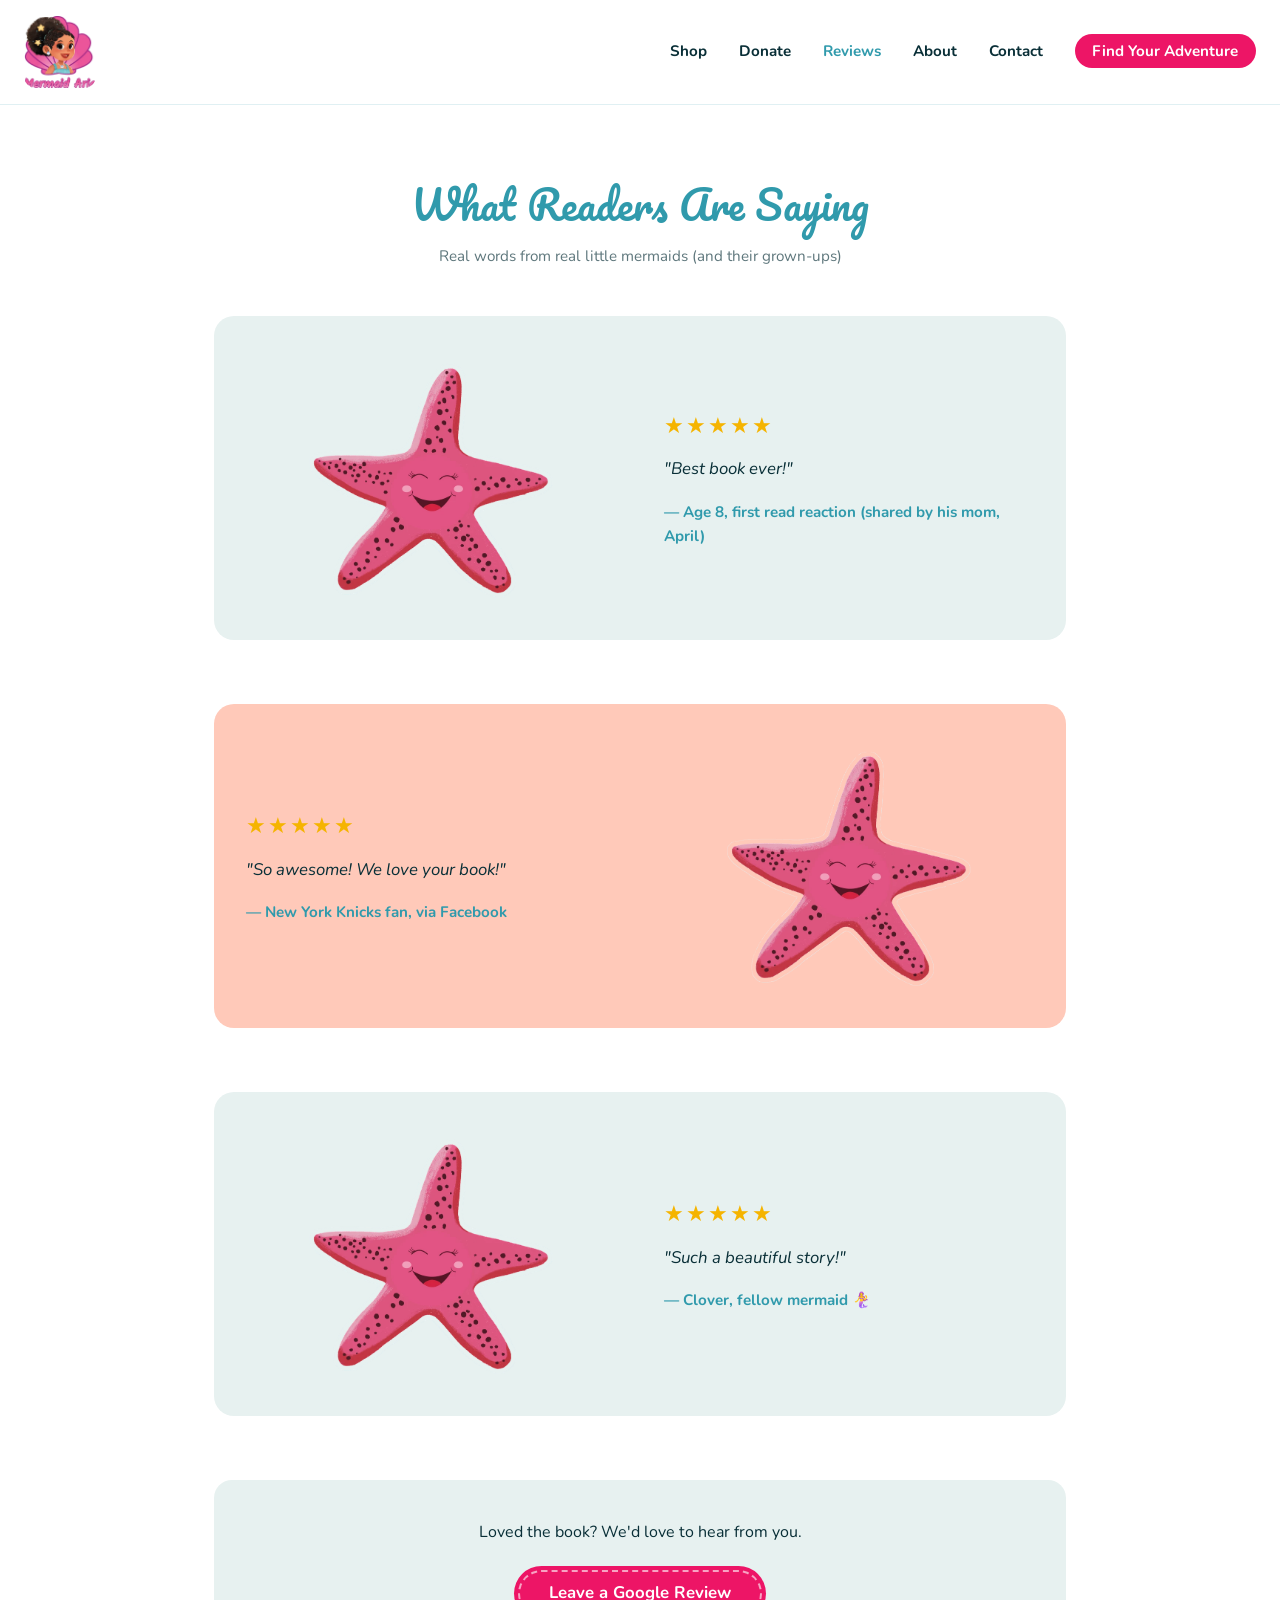
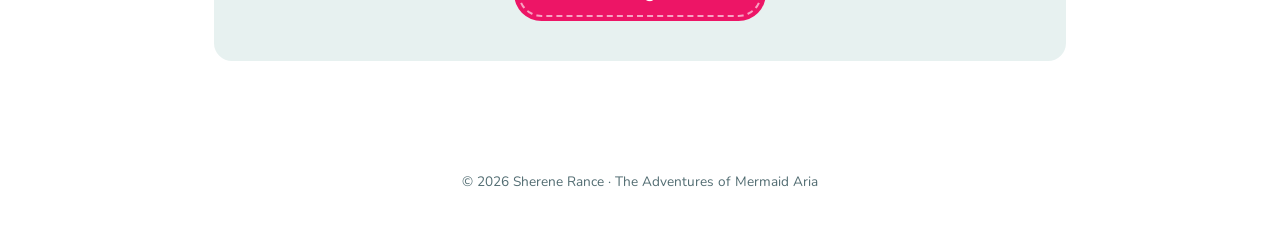
<file: reviews.html>
<!DOCTYPE html>
<html lang="en">
<head>
  <meta charset="UTF-8">
  <meta name="viewport" content="width=device-width, initial-scale=1.0">
  <title>Reviews | The Adventures of Mermaid Aria</title>
  <meta name="description" content="What readers are saying about Aria's Big Wish by Sherene Rance.">
  <link rel="preconnect" href="https://fonts.googleapis.com">
  <link rel="preconnect" href="https://fonts.gstatic.com" crossorigin>
  <link rel="preload" href="https://fonts.googleapis.com/css2?family=Nunito:wght@400;600;700;800&family=Pacifico&display=swap" as="style" onload="this.onload=null;this.rel='stylesheet'">
  <noscript><link rel="stylesheet" href="https://fonts.googleapis.com/css2?family=Nunito:wght@400;600;700;800&family=Pacifico&display=swap"></noscript>
  <link rel="stylesheet" href="css/style.css">
  <link rel="stylesheet" href="css/nav.css">
  <link rel="stylesheet" href="css/exit-intent.css">
  <link rel="stylesheet" href="css/reviews.css">
</head>
<body>

  <header class="site-header">
    <a href="index.html" class="logo-link" aria-label="Mermaid Aria — Home">
      <img src="assets/img/logo.webp" alt="Mermaid Aria logo" class="logo-img" fetchpriority="high">
    </a>
    <button class="hamburger" aria-expanded="false" aria-label="Open menu">
      <span></span><span></span><span></span>
    </button>
    <ul class="main-nav" role="list">
      <li><a href="shop.html">Shop</a></li>
      <li><a href="https://square.link/u/vRmiWOAO">Donate</a></li>
      <li><a href="reviews.html" class="active">Reviews</a></li>
      <li><a href="about.html">About</a></li>
      <li><a href="contact.html">Contact</a></li>
      <li><a href="quiz.html" class="nav-cta">Find Your Adventure</a></li>
    </ul>
  </header>

  <main class="reviews-wrap">

    <h1 class="script center reviews-heading">What Readers Are Saying</h1>
    <p class="reviews-subhead center">Real words from real little mermaids (and their grown-ups)</p>

    <div class="reviews-zigzag">

      <!-- Review 1 — image left -->
      <article class="review-row" data-dir="left">
        <div class="review-img-wrap">
          <img src="assets/img/starfish-review.webp" alt="5-star review from a young reader" class="review-img shake-hover" loading="lazy">
        </div>
        <div class="review-content">
          <div class="review-stars" aria-label="5 stars">★★★★★</div>
          <blockquote class="review-quote">"Best book ever!"</blockquote>
          <p class="review-name">— Age 8, first read reaction (shared by his mom, April)</p>
        </div>
      </article>

      <!-- Review 2 — image right -->
      <article class="review-row" data-dir="right">
        <div class="review-content">
          <div class="review-stars" aria-label="5 stars">★★★★★</div>
          <blockquote class="review-quote">"So awesome! We love your book!"</blockquote>
          <p class="review-name">— New York Knicks fan, via Facebook</p>
        </div>
        <div class="review-img-wrap">
          <img src="assets/img/starfish-review.webp" alt="5-star review via Facebook" class="review-img shake-hover" loading="lazy">
        </div>
      </article>

      <!-- Review 3 — image left -->
      <article class="review-row" data-dir="left">
        <div class="review-img-wrap">
          <img src="assets/img/starfish-review.webp" alt="5-star review from Clover" class="review-img shake-hover" loading="lazy">
        </div>
        <div class="review-content">
          <div class="review-stars" aria-label="5 stars">★★★★★</div>
          <blockquote class="review-quote">"Such a beautiful story!"</blockquote>
          <p class="review-name">— Clover, fellow mermaid 🧜‍♀️</p>
        </div>
      </article>

    </div>

    <div class="review-cta-wrap center">
      <p class="review-cta-copy">Loved the book? We'd love to hear from you.</p>
      <a href="https://g.page/r/REPLACE-WITH-YOUR-GOOGLE-REVIEW-LINK" class="btn btn-primary" target="_blank" rel="noopener">Leave a Google Review</a>
    </div>

  </main>

  <footer class="site-footer">
    <p>&copy; 2026 Sherene Rance &middot; The Adventures of Mermaid Aria</p>
  </footer>

  <script src="js/nav.js"></script>
  <script src="js/exit-intent.js"></script>
  <script src="js/reviews.js"></script>

</body>
</html>
</file>
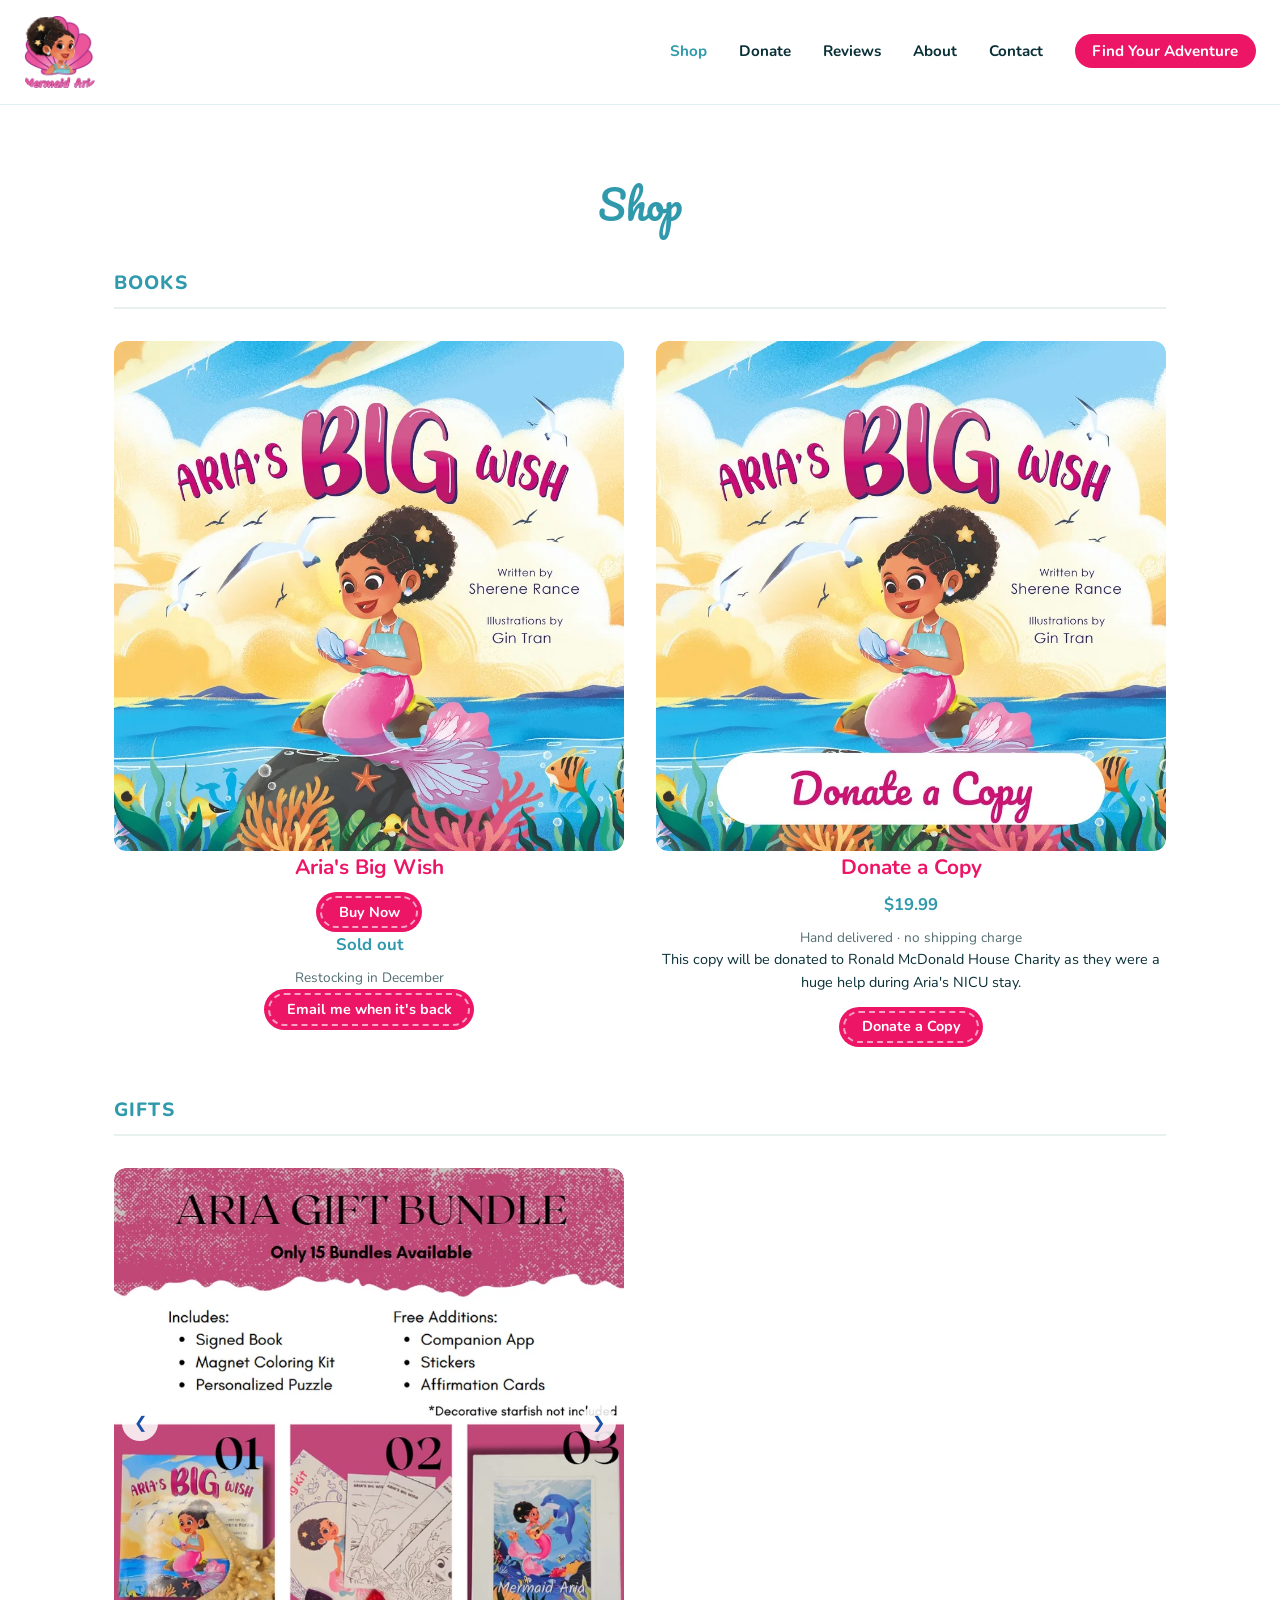
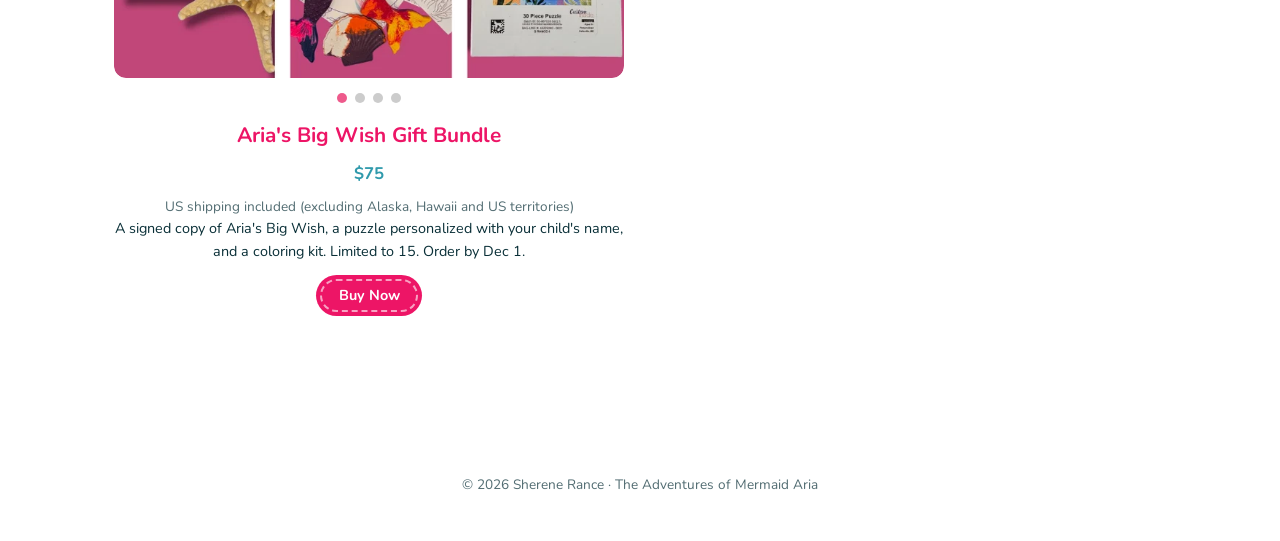
<file: shop (2).html>
<!DOCTYPE html>
<html lang="en">
<head>
  <meta charset="UTF-8">
  <meta name="viewport" content="width=device-width, initial-scale=1.0">
  <title>Shop | The Adventures of Mermaid Aria</title>
  <meta name="description" content="Shop Aria's Big Wish — buy a copy for your family, gift a bundle, or donate a copy to Ronald McDonald House.">
  <link rel="preconnect" href="https://fonts.googleapis.com">
  <link rel="preconnect" href="https://fonts.gstatic.com" crossorigin>
  <link rel="preload" href="https://fonts.googleapis.com/css2?family=Nunito:wght@400;600;700;800&family=Pacifico&display=swap" as="style" onload="this.onload=null;this.rel='stylesheet'">
  <noscript><link rel="stylesheet" href="https://fonts.googleapis.com/css2?family=Nunito:wght@400;600;700;800&family=Pacifico&display=swap"></noscript>
  <link rel="stylesheet" href="css/style.css">
  <link rel="stylesheet" href="css/nav.css">
  <link rel="stylesheet" href="css/exit-intent.css">
</head>
<body>

  <header class="site-header">
    <a href="index.html" class="logo-link" aria-label="Mermaid Aria — Home">
      <img src="assets/img/logo.webp" fetchpriority="high" alt="Mermaid Aria logo" class="logo-img">
    </a>
    <button class="hamburger" aria-expanded="false" aria-label="Open menu">
      <span></span><span></span><span></span>
    </button>
    <ul class="main-nav" role="list">
      <li><a href="shop.html" class="active">Shop</a></li>
      <li><a href="https://square.link/u/vRmiWOAO">Donate</a></li>
      <li><a href="reviews.html">Reviews</a></li>
      <li><a href="about.html">About</a></li>
      <li><a href="contact.html">Contact</a></li>
      <li><a href="quiz.html" class="nav-cta">Find Your Adventure</a></li>
    </ul>
  </header>

  <main class="shop-wrap">

    <h1 class="script center shop-heading">Shop</h1>

    <section class="shop-section">
      <h2 class="shop-section-title">Books</h2>
      <div class="grid-2x2">

        <div class="grid-item">
          <div class="product-media">
            <img loading="lazy" src="assets/img/book-cover-1.webp" alt="Aria's Big Wish book cover">
            <span class="quick-view">Quick View</span>
          </div>
          <h3>Aria's Big Wish</h3>
          <div class="bundle-selector">
            <label for="shop-bundle-select" class="bundle-label">Select an option:</label>
            <select id="shop-bundle-select" class="bundle-select" onchange="updateShopBundle(this)">
              <option value="single" data-price="$24.99" data-shipping="Shipping included · US only" data-link="https://square.link/u/Ic2J6Kv0">1 Book — $24.99</option>
              <option value="auntie" data-price="$58" data-shipping="Shipping included · US only" data-link="https://square.link/u/5y5rJkXw">Favorite Auntie Bundle — 3 Books — $58</option>
              <option value="classroom" data-price="$95" data-shipping="Shipping included · US only" data-link="https://square.link/u/I52GV8gS">Classroom Bundle — 5 Books — $95</option>
            </select>
            <p class="price" id="shop-bundle-price">$24.99</p>
            <p class="shipping-note" id="shop-bundle-shipping">Shipping included · US only</p>
          </div>
          <p class="blurb" id="book-blurb">Enjoy your copy with your little ones</p>
          <a href="https://square.link/u/Ic2J6Kv0" id="shop-bundle-buy-btn" class="btn btn-small">Buy Now</a>
          <div id="book-soldout" hidden>
            <p class="price">Sold out</p>
            <p class="shipping-note">Restocking in December</p>
            <a href="mailto:sherene@mermaidaria.com?subject=Notify%20me%20when%20Aria%27s%20Big%20Wish%20is%20back&amp;body=Please%20email%20me%20when%20Aria%27s%20Big%20Wish%20is%20back%20in%20stock." class="btn btn-small">Email me when it's back</a>
          </div>
        </div>

        <div class="grid-item">
          <a href="https://square.link/u/vRmiWOAO" class="product-media">
            <img loading="lazy" src="assets/img/book-cover-2-donate.webp" alt="Aria's Big Wish — Donate a Copy">
            <span class="quick-view">Quick View</span>
          </a>
          <h3>Donate a Copy</h3>
          <p class="price">$19.99</p>
          <p class="shipping-note">Hand delivered · no shipping charge</p>
          <p class="blurb">This copy will be donated to Ronald McDonald House Charity as they were a huge help during Aria's NICU stay.</p>
          <a href="https://square.link/u/vRmiWOAO" class="btn btn-small">Donate a Copy</a>
        </div>

      </div>
    </section>

    <section class="shop-section">
      <h2 class="shop-section-title">Gifts</h2>
      <div class="grid-2x2">

        <div class="grid-item">
          <div class="product-media gift-gallery" id="gift-gallery">
            <img id="gift-gallery-img" src="assets/img/gift-bundle-2.webp" alt="Aria Gift Bundle: what is included, with a signed book, magnet coloring kit and personalized puzzle, plus free companion app, stickers and affirmation cards">
            <button type="button" class="gg-btn gg-prev" id="gg-prev" aria-label="Previous photo" hidden>&#10094;</button>
            <button type="button" class="gg-btn gg-next" id="gg-next" aria-label="Next photo" hidden>&#10095;</button>
          </div>
          <div class="gg-dots" id="gg-dots"></div>
          <h3>Aria's Big Wish Gift Bundle</h3>
          <p class="price">$75</p>
          <p class="shipping-note">US shipping included (excluding Alaska, Hawaii and US territories)</p>
          <p class="blurb">A signed copy of Aria's Big Wish, a puzzle personalized with your child's name, and a coloring kit. Limited to 15. Order by Dec 1.</p>
          <a href="https://square.link/u/GxJR491s" class="btn btn-small">Buy Now</a>
        </div>

      </div>
    </section>

  </main>

  <footer class="site-footer">
    <p>&copy; 2026 Sherene Rance &middot; The Adventures of Mermaid Aria</p>
  </footer>

  <style>
    .gift-gallery { position: relative; display: block; }
    .gift-gallery img { width: 100%; height: auto; aspect-ratio: 1 / 1; object-fit: cover; display: block; }
    .gg-btn { position: absolute; top: 50%; transform: translateY(-50%); width: 36px; height: 36px; border: 0; border-radius: 50%; background: rgba(255,255,255,0.85); color: #1b4fa8; font-size: 16px; cursor: pointer; line-height: 36px; padding: 0; }
    .gg-prev { left: 8px; }
    .gg-next { right: 8px; }
    .gg-dots { text-align: center; margin: 8px 0; min-height: 12px; }
    .gg-dot { display: inline-block; width: 10px; height: 10px; margin: 0 4px; border-radius: 50%; border: 0; padding: 0; background: #ccc; cursor: pointer; }
    .gg-dot.active { background: #ee5a8c; }
  </style>

  <script src="js/nav.js"></script>
  <script src="js/exit-intent.js"></script>
  <script>
    /* To add photos: upload each image to assets/img/ and add one line below. */
    var giftPhotos = [
      { src: 'assets/img/gift-bundle-2.webp', alt: 'Aria Gift Bundle: what is included, with a signed book, magnet coloring kit and personalized puzzle, plus free companion app, stickers and affirmation cards' }
      , { src: 'assets/img/gift-bundle-3.webp', alt: "Aria's Big Wish picture book" }
      , { src: 'assets/img/gift-bundle-4.webp', alt: 'Aria magnet coloring kit with coloring pages and mermaid tail crayons' }
      , { src: 'assets/img/gift-bundle-5.webp', alt: 'Personalized Mermaid Aria 30-piece puzzle' }
    ];
    (function () {
      var i = 0;
      var img = document.getElementById('gift-gallery-img');
      var prev = document.getElementById('gg-prev');
      var next = document.getElementById('gg-next');
      var dots = document.getElementById('gg-dots');
      function show(n) {
        i = (n + giftPhotos.length) % giftPhotos.length;
        img.src = giftPhotos[i].src;
        img.alt = giftPhotos[i].alt;
        var all = dots.children;
        for (var k = 0; k < all.length; k++) { all[k].className = 'gg-dot' + (k === i ? ' active' : ''); }
      }
      if (giftPhotos.length > 1) {
        prev.hidden = false; next.hidden = false;
        giftPhotos.forEach(function (p, k) {
          var d = document.createElement('button');
          d.type = 'button'; d.className = 'gg-dot'; d.setAttribute('aria-label', 'Show photo ' + (k + 1));
          d.onclick = function () { show(k); };
          dots.appendChild(d);
          var pre = new Image(); pre.src = p.src;
        });
        prev.onclick = function () { show(i - 1); };
        next.onclick = function () { show(i + 1); };
        var x0 = null, g = document.getElementById('gift-gallery');
        g.addEventListener('touchstart', function (e) { x0 = e.touches[0].clientX; }, { passive: true });
        g.addEventListener('touchend', function (e) {
          if (x0 === null) return;
          var dx = e.changedTouches[0].clientX - x0;
          if (Math.abs(dx) > 40) { show(dx < 0 ? i + 1 : i - 1); }
          x0 = null;
        });
        show(0);
      }
    })();
  </script>
  <script>
    /* Set to false when the books are back in stock. */
    var BOOKS_SOLD_OUT = true;
    if (BOOKS_SOLD_OUT) {
      document.querySelector('.bundle-selector').hidden = true;
      document.getElementById('shop-bundle-buy-btn').hidden = true;
      document.getElementById('book-blurb').hidden = true;
      document.getElementById('book-soldout').hidden = false;
    }
    function updateShopBundle(select) {
      var opt = select.options[select.selectedIndex];
      document.getElementById('shop-bundle-price').textContent = opt.dataset.price;
      document.getElementById('shop-bundle-shipping').textContent = opt.dataset.shipping;
      document.getElementById('shop-bundle-buy-btn').href = opt.dataset.link;
    }
  </script>

</body>
</html>
</file>
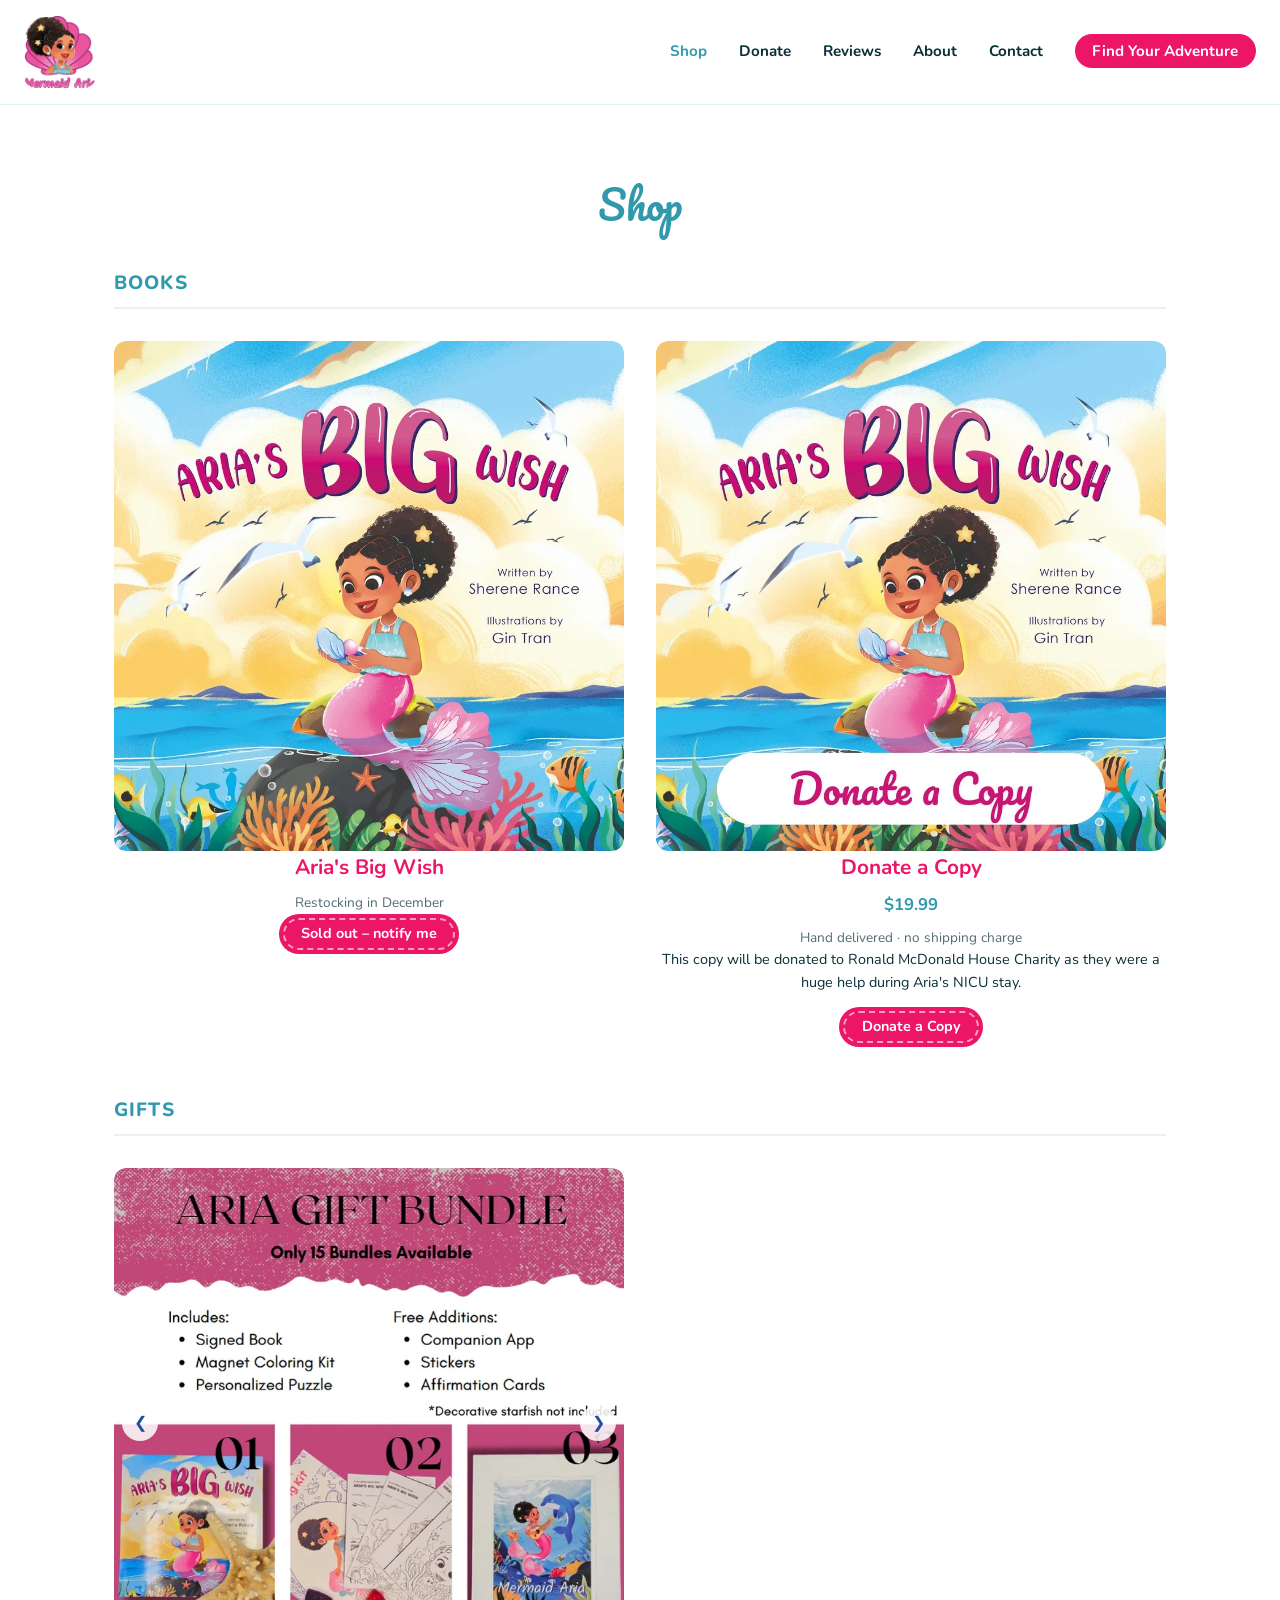
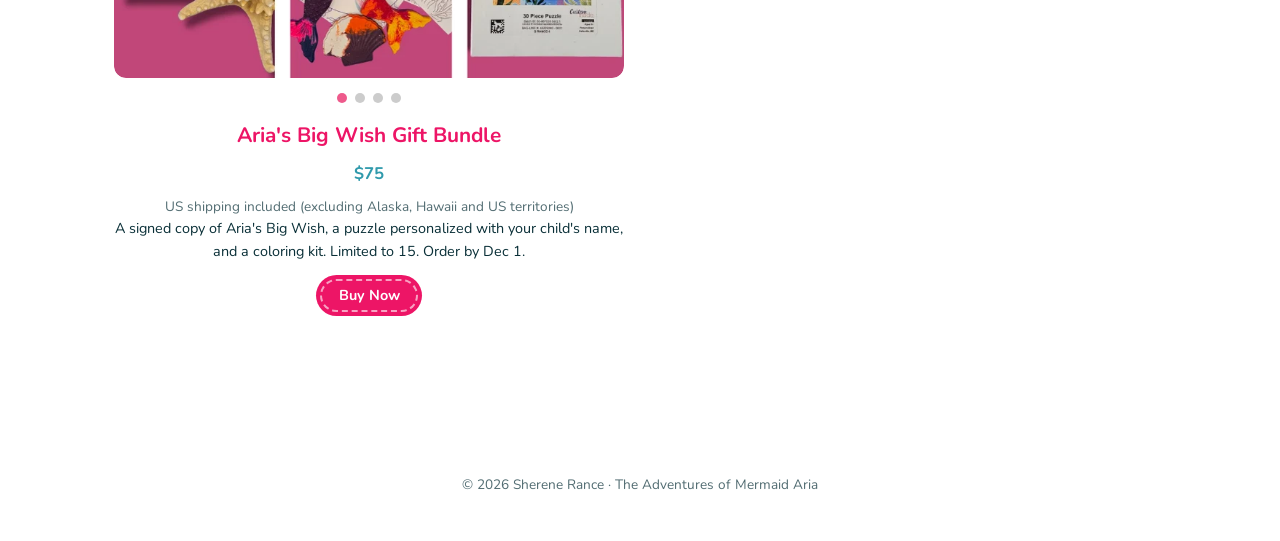
<file: shop (3).html>
<!DOCTYPE html>
<html lang="en">
<head>
  <meta charset="UTF-8">
  <meta name="viewport" content="width=device-width, initial-scale=1.0">
  <title>Shop | The Adventures of Mermaid Aria</title>
  <meta name="description" content="Shop Aria's Big Wish — buy a copy for your family, gift a bundle, or donate a copy to Ronald McDonald House.">
  <link rel="preconnect" href="https://fonts.googleapis.com">
  <link rel="preconnect" href="https://fonts.gstatic.com" crossorigin>
  <link rel="preload" href="https://fonts.googleapis.com/css2?family=Nunito:wght@400;600;700;800&family=Pacifico&display=swap" as="style" onload="this.onload=null;this.rel='stylesheet'">
  <noscript><link rel="stylesheet" href="https://fonts.googleapis.com/css2?family=Nunito:wght@400;600;700;800&family=Pacifico&display=swap"></noscript>
  <link rel="stylesheet" href="css/style.css">
  <link rel="stylesheet" href="css/nav.css">
  <link rel="stylesheet" href="css/exit-intent.css">
</head>
<body>

  <header class="site-header">
    <a href="index.html" class="logo-link" aria-label="Mermaid Aria — Home">
      <img src="assets/img/logo.webp" fetchpriority="high" alt="Mermaid Aria logo" class="logo-img">
    </a>
    <button class="hamburger" aria-expanded="false" aria-label="Open menu">
      <span></span><span></span><span></span>
    </button>
    <ul class="main-nav" role="list">
      <li><a href="shop.html" class="active">Shop</a></li>
      <li><a href="https://square.link/u/vRmiWOAO">Donate</a></li>
      <li><a href="reviews.html">Reviews</a></li>
      <li><a href="about.html">About</a></li>
      <li><a href="contact.html">Contact</a></li>
      <li><a href="quiz.html" class="nav-cta">Find Your Adventure</a></li>
    </ul>
  </header>

  <main class="shop-wrap">

    <h1 class="script center shop-heading">Shop</h1>

    <section class="shop-section">
      <h2 class="shop-section-title">Books</h2>
      <div class="grid-2x2">

        <div class="grid-item">
          <div class="product-media">
            <img loading="lazy" src="assets/img/book-cover-1.webp" alt="Aria's Big Wish book cover">
            <span class="quick-view">Quick View</span>
          </div>
          <h3>Aria's Big Wish</h3>
          <div class="bundle-selector">
            <label for="shop-bundle-select" class="bundle-label">Select an option:</label>
            <select id="shop-bundle-select" class="bundle-select" onchange="updateShopBundle(this)">
              <option value="single" data-price="$24.99" data-shipping="Shipping included · US only" data-link="https://square.link/u/Ic2J6Kv0">1 Book — $24.99</option>
              <option value="auntie" data-price="$58" data-shipping="Shipping included · US only" data-link="https://square.link/u/5y5rJkXw">Favorite Auntie Bundle — 3 Books — $58</option>
              <option value="classroom" data-price="$95" data-shipping="Shipping included · US only" data-link="https://square.link/u/I52GV8gS">Classroom Bundle — 5 Books — $95</option>
            </select>
            <p class="price" id="shop-bundle-price">$24.99</p>
            <p class="shipping-note" id="shop-bundle-shipping">Shipping included · US only</p>
          </div>
          <p class="blurb" id="book-blurb">Enjoy your copy with your little ones</p>
          <p class="shipping-note" id="book-restock-note" style="display:none">Restocking in December</p>
          <a href="https://square.link/u/Ic2J6Kv0" id="shop-bundle-buy-btn" class="btn btn-small">Buy Now</a>
        </div>

        <div class="grid-item">
          <a href="https://square.link/u/vRmiWOAO" class="product-media">
            <img loading="lazy" src="assets/img/book-cover-2-donate.webp" alt="Aria's Big Wish — Donate a Copy">
            <span class="quick-view">Quick View</span>
          </a>
          <h3>Donate a Copy</h3>
          <p class="price">$19.99</p>
          <p class="shipping-note">Hand delivered · no shipping charge</p>
          <p class="blurb">This copy will be donated to Ronald McDonald House Charity as they were a huge help during Aria's NICU stay.</p>
          <a href="https://square.link/u/vRmiWOAO" class="btn btn-small">Donate a Copy</a>
        </div>

      </div>
    </section>

    <section class="shop-section">
      <h2 class="shop-section-title">Gifts</h2>
      <div class="grid-2x2">

        <div class="grid-item">
          <div class="product-media gift-gallery" id="gift-gallery">
            <img id="gift-gallery-img" src="assets/img/gift-bundle-2.webp" alt="Aria Gift Bundle: what is included, with a signed book, magnet coloring kit and personalized puzzle, plus free companion app, stickers and affirmation cards">
            <button type="button" class="gg-btn gg-prev" id="gg-prev" aria-label="Previous photo" hidden>&#10094;</button>
            <button type="button" class="gg-btn gg-next" id="gg-next" aria-label="Next photo" hidden>&#10095;</button>
          </div>
          <div class="gg-dots" id="gg-dots"></div>
          <h3>Aria's Big Wish Gift Bundle</h3>
          <p class="price">$75</p>
          <p class="shipping-note">US shipping included (excluding Alaska, Hawaii and US territories)</p>
          <p class="blurb">A signed copy of Aria's Big Wish, a puzzle personalized with your child's name, and a coloring kit. Limited to 15. Order by Dec 1.</p>
          <a href="https://square.link/u/GxJR491s" class="btn btn-small">Buy Now</a>
        </div>

      </div>
    </section>

  </main>

  <footer class="site-footer">
    <p>&copy; 2026 Sherene Rance &middot; The Adventures of Mermaid Aria</p>
  </footer>

  <style>
    .gift-gallery { position: relative; display: block; }
    .gift-gallery img { width: 100%; height: auto; aspect-ratio: 1 / 1; object-fit: cover; display: block; }
    .gg-btn { position: absolute; top: 50%; transform: translateY(-50%); width: 36px; height: 36px; border: 0; border-radius: 50%; background: rgba(255,255,255,0.85); color: #1b4fa8; font-size: 16px; cursor: pointer; line-height: 36px; padding: 0; }
    .gg-prev { left: 8px; }
    .gg-next { right: 8px; }
    .gg-dots { text-align: center; margin: 8px 0; min-height: 12px; }
    .gg-dot { display: inline-block; width: 10px; height: 10px; margin: 0 4px; border-radius: 50%; border: 0; padding: 0; background: #ccc; cursor: pointer; }
    .gg-dot.active { background: #ee5a8c; }
  </style>

  <script src="js/nav.js"></script>
  <script src="js/exit-intent.js"></script>
  <script>
    /* To add photos: upload each image to assets/img/ and add one line below. */
    var giftPhotos = [
      { src: 'assets/img/gift-bundle-2.webp', alt: 'Aria Gift Bundle: what is included, with a signed book, magnet coloring kit and personalized puzzle, plus free companion app, stickers and affirmation cards' }
      , { src: 'assets/img/gift-bundle-3.webp', alt: "Aria's Big Wish picture book" }
      , { src: 'assets/img/gift-bundle-4.webp', alt: 'Aria magnet coloring kit with coloring pages and mermaid tail crayons' }
      , { src: 'assets/img/gift-bundle-5.webp', alt: 'Personalized Mermaid Aria 30-piece puzzle' }
    ];
    (function () {
      var i = 0;
      var img = document.getElementById('gift-gallery-img');
      var prev = document.getElementById('gg-prev');
      var next = document.getElementById('gg-next');
      var dots = document.getElementById('gg-dots');
      function show(n) {
        i = (n + giftPhotos.length) % giftPhotos.length;
        img.src = giftPhotos[i].src;
        img.alt = giftPhotos[i].alt;
        var all = dots.children;
        for (var k = 0; k < all.length; k++) { all[k].className = 'gg-dot' + (k === i ? ' active' : ''); }
      }
      if (giftPhotos.length > 1) {
        prev.hidden = false; next.hidden = false;
        giftPhotos.forEach(function (p, k) {
          var d = document.createElement('button');
          d.type = 'button'; d.className = 'gg-dot'; d.setAttribute('aria-label', 'Show photo ' + (k + 1));
          d.onclick = function () { show(k); };
          dots.appendChild(d);
          var pre = new Image(); pre.src = p.src;
        });
        prev.onclick = function () { show(i - 1); };
        next.onclick = function () { show(i + 1); };
        var x0 = null, g = document.getElementById('gift-gallery');
        g.addEventListener('touchstart', function (e) { x0 = e.touches[0].clientX; }, { passive: true });
        g.addEventListener('touchend', function (e) {
          if (x0 === null) return;
          var dx = e.changedTouches[0].clientX - x0;
          if (Math.abs(dx) > 40) { show(dx < 0 ? i + 1 : i - 1); }
          x0 = null;
        });
        show(0);
      }
    })();
  </script>
  <script>
    /* Set to false when the books are back in stock. */
    var BOOKS_SOLD_OUT = true;
    if (BOOKS_SOLD_OUT) {
      document.querySelector('.bundle-selector').style.display = 'none';
      document.getElementById('book-blurb').style.display = 'none';
      document.getElementById('book-restock-note').style.display = '';
      var buyBtn = document.getElementById('shop-bundle-buy-btn');
      buyBtn.textContent = "Sold out – notify me";
      buyBtn.href = "mailto:sherene@mermaidaria.com?subject=Notify%20me%20when%20Aria%27s%20Big%20Wish%20is%20back&body=Please%20email%20me%20when%20Aria%27s%20Big%20Wish%20is%20back%20in%20stock.";
    }
    function updateShopBundle(select) {
      var opt = select.options[select.selectedIndex];
      document.getElementById('shop-bundle-price').textContent = opt.dataset.price;
      document.getElementById('shop-bundle-shipping').textContent = opt.dataset.shipping;
      document.getElementById('shop-bundle-buy-btn').href = opt.dataset.link;
    }
  </script>

</body>
</html>
</file>
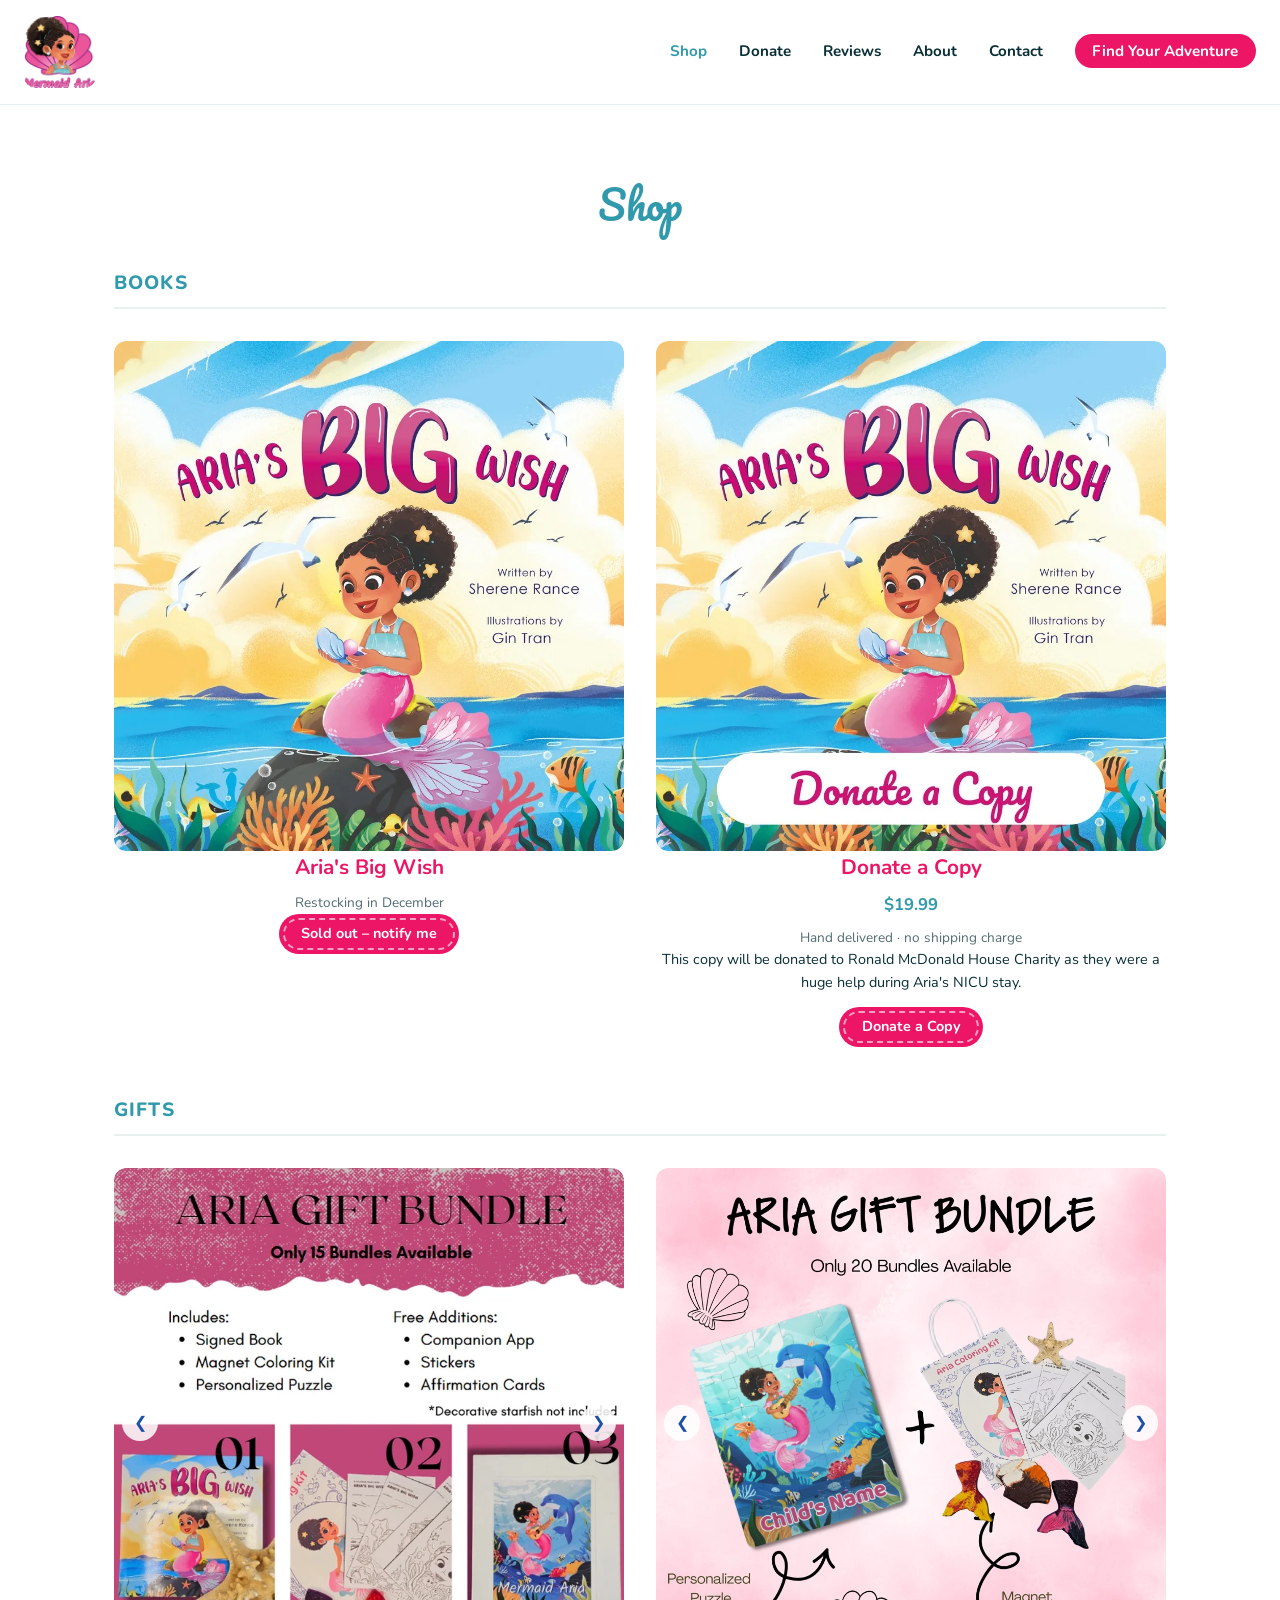
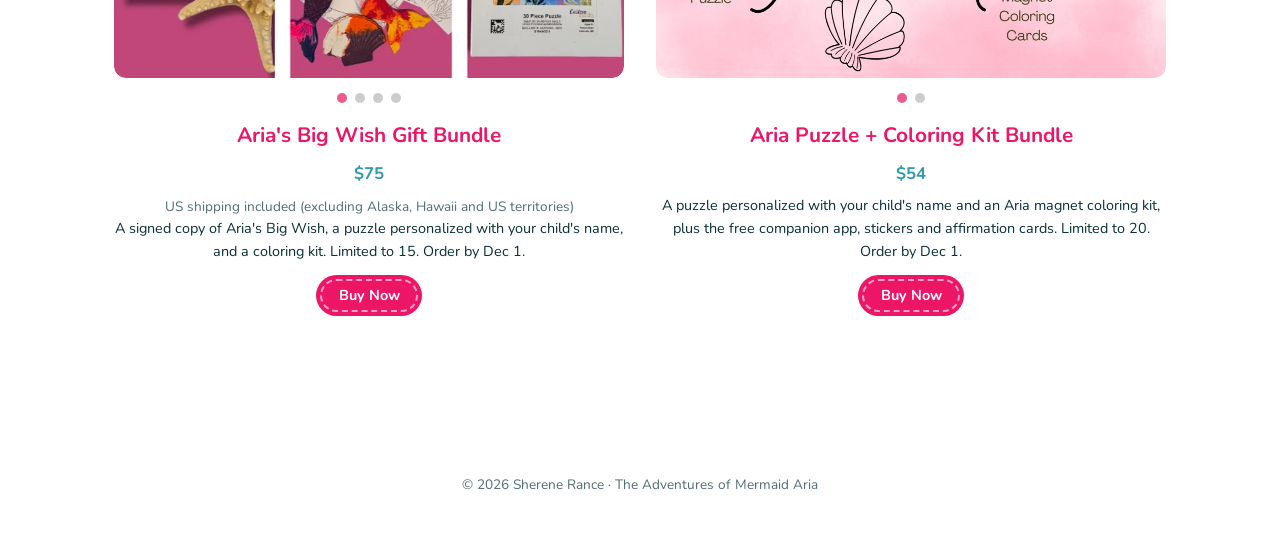
<file: shop (4).html>
<!DOCTYPE html>
<html lang="en">
<head>
  <meta charset="UTF-8">
  <meta name="viewport" content="width=device-width, initial-scale=1.0">
  <title>Shop | The Adventures of Mermaid Aria</title>
  <meta name="description" content="Shop Aria's Big Wish — buy a copy for your family, gift a bundle, or donate a copy to Ronald McDonald House.">
  <link rel="preconnect" href="https://fonts.googleapis.com">
  <link rel="preconnect" href="https://fonts.gstatic.com" crossorigin>
  <link rel="preload" href="https://fonts.googleapis.com/css2?family=Nunito:wght@400;600;700;800&family=Pacifico&display=swap" as="style" onload="this.onload=null;this.rel='stylesheet'">
  <noscript><link rel="stylesheet" href="https://fonts.googleapis.com/css2?family=Nunito:wght@400;600;700;800&family=Pacifico&display=swap"></noscript>
  <link rel="stylesheet" href="css/style.css">
  <link rel="stylesheet" href="css/nav.css">
  <link rel="stylesheet" href="css/exit-intent.css">
</head>
<body>

  <header class="site-header">
    <a href="index.html" class="logo-link" aria-label="Mermaid Aria — Home">
      <img src="assets/img/logo.webp" fetchpriority="high" alt="Mermaid Aria logo" class="logo-img">
    </a>
    <button class="hamburger" aria-expanded="false" aria-label="Open menu">
      <span></span><span></span><span></span>
    </button>
    <ul class="main-nav" role="list">
      <li><a href="shop.html" class="active">Shop</a></li>
      <li><a href="https://square.link/u/vRmiWOAO">Donate</a></li>
      <li><a href="reviews.html">Reviews</a></li>
      <li><a href="about.html">About</a></li>
      <li><a href="contact.html">Contact</a></li>
      <li><a href="quiz.html" class="nav-cta">Find Your Adventure</a></li>
    </ul>
  </header>

  <main class="shop-wrap">

    <h1 class="script center shop-heading">Shop</h1>

    <section class="shop-section">
      <h2 class="shop-section-title">Books</h2>
      <div class="grid-2x2">

        <div class="grid-item">
          <div class="product-media">
            <img loading="lazy" src="assets/img/book-cover-1.webp" alt="Aria's Big Wish book cover">
            <span class="quick-view">Quick View</span>
          </div>
          <h3>Aria's Big Wish</h3>
          <div class="bundle-selector">
            <label for="shop-bundle-select" class="bundle-label">Select an option:</label>
            <select id="shop-bundle-select" class="bundle-select" onchange="updateShopBundle(this)">
              <option value="single" data-price="$24.99" data-shipping="Shipping included · US only" data-link="https://square.link/u/Ic2J6Kv0">1 Book — $24.99</option>
              <option value="auntie" data-price="$58" data-shipping="Shipping included · US only" data-link="https://square.link/u/5y5rJkXw">Favorite Auntie Bundle — 3 Books — $58</option>
              <option value="classroom" data-price="$95" data-shipping="Shipping included · US only" data-link="https://square.link/u/I52GV8gS">Classroom Bundle — 5 Books — $95</option>
            </select>
            <p class="price" id="shop-bundle-price">$24.99</p>
            <p class="shipping-note" id="shop-bundle-shipping">Shipping included · US only</p>
          </div>
          <p class="blurb" id="book-blurb">Enjoy your copy with your little ones</p>
          <p class="shipping-note" id="book-restock-note" style="display:none">Restocking in December</p>
          <a href="https://square.link/u/Ic2J6Kv0" id="shop-bundle-buy-btn" class="btn btn-small">Buy Now</a>
        </div>

        <div class="grid-item">
          <a href="https://square.link/u/vRmiWOAO" class="product-media">
            <img loading="lazy" src="assets/img/book-cover-2-donate.webp" alt="Aria's Big Wish — Donate a Copy">
            <span class="quick-view">Quick View</span>
          </a>
          <h3>Donate a Copy</h3>
          <p class="price">$19.99</p>
          <p class="shipping-note">Hand delivered · no shipping charge</p>
          <p class="blurb">This copy will be donated to Ronald McDonald House Charity as they were a huge help during Aria's NICU stay.</p>
          <a href="https://square.link/u/vRmiWOAO" class="btn btn-small">Donate a Copy</a>
        </div>

      </div>
    </section>

    <section class="shop-section">
      <h2 class="shop-section-title">Gifts</h2>
      <div class="grid-2x2">

        <div class="grid-item">
          <div class="product-media gift-gallery" id="gift-gallery">
            <img id="gift-gallery-img" src="assets/img/gift-bundle-2.webp" alt="Aria Gift Bundle: what is included, with a signed book, magnet coloring kit and personalized puzzle, plus free companion app, stickers and affirmation cards">
            <button type="button" class="gg-btn gg-prev" id="gg-prev" aria-label="Previous photo" hidden>&#10094;</button>
            <button type="button" class="gg-btn gg-next" id="gg-next" aria-label="Next photo" hidden>&#10095;</button>
          </div>
          <div class="gg-dots" id="gg-dots"></div>
          <h3>Aria's Big Wish Gift Bundle</h3>
          <p class="price">$75</p>
          <p class="shipping-note">US shipping included (excluding Alaska, Hawaii and US territories)</p>
          <p class="blurb">A signed copy of Aria's Big Wish, a puzzle personalized with your child's name, and a coloring kit. Limited to 15. Order by Dec 1.</p>
          <a href="https://square.link/u/GxJR491s" class="btn btn-small">Buy Now</a>
        </div>

        <div class="grid-item">
          <div class="product-media gift-gallery" id="small-gallery">
            <img id="small-gallery-img" src="assets/img/gift-bundle-small.webp" alt="Aria Gift Bundle: a personalized puzzle with your child's name and an Aria magnet coloring kit">
            <button type="button" class="gg-btn gg-prev" id="small-prev" aria-label="Previous photo" hidden>&#10094;</button>
            <button type="button" class="gg-btn gg-next" id="small-next" aria-label="Next photo" hidden>&#10095;</button>
          </div>
          <div class="gg-dots" id="small-dots"></div>
          <h3>Aria Puzzle + Coloring Kit Bundle</h3>
          <p class="price">$54</p>
          <p class="blurb">A puzzle personalized with your child's name and an Aria magnet coloring kit, plus the free companion app, stickers and affirmation cards. Limited to 20. Order by Dec 1.</p>
          <a href="https://square.link/u/BbxbRUYa" class="btn btn-small">Buy Now</a>
        </div>

      </div>
    </section>

  </main>

  <footer class="site-footer">
    <p>&copy; 2026 Sherene Rance &middot; The Adventures of Mermaid Aria</p>
  </footer>

  <style>
    .gift-gallery { position: relative; display: block; }
    .gift-gallery img { width: 100%; height: auto; aspect-ratio: 1 / 1; object-fit: cover; display: block; }
    .gg-btn { position: absolute; top: 50%; transform: translateY(-50%); width: 36px; height: 36px; border: 0; border-radius: 50%; background: rgba(255,255,255,0.85); color: #1b4fa8; font-size: 16px; cursor: pointer; line-height: 36px; padding: 0; }
    .gg-prev { left: 8px; }
    .gg-next { right: 8px; }
    .gg-dots { text-align: center; margin: 8px 0; min-height: 12px; }
    .gg-dot { display: inline-block; width: 10px; height: 10px; margin: 0 4px; border-radius: 50%; border: 0; padding: 0; background: #ccc; cursor: pointer; }
    .gg-dot.active { background: #ee5a8c; }
  </style>

  <script src="js/nav.js"></script>
  <script src="js/exit-intent.js"></script>
  <script>
    /* To add photos: upload each image to assets/img/ and add one line to the list below. */
    var giftPhotos = [
      { src: 'assets/img/gift-bundle-2.webp', alt: 'Aria Gift Bundle: what is included, with a signed book, magnet coloring kit and personalized puzzle, plus free companion app, stickers and affirmation cards' }
      , { src: 'assets/img/gift-bundle-3.webp', alt: "Aria's Big Wish picture book" }
      , { src: 'assets/img/gift-bundle-4.webp', alt: 'Aria magnet coloring kit with coloring pages and mermaid tail crayons' }
      , { src: 'assets/img/gift-bundle-5.webp', alt: 'Personalized Mermaid Aria 30-piece puzzle' }
    ];
    var smallPhotos = [
      { src: 'assets/img/gift-bundle-small.webp', alt: "Aria Gift Bundle: a personalized puzzle with your child's name and an Aria magnet coloring kit" }
      , { src: 'assets/img/gift-bundle-small-2.webp', alt: 'Aria Gift Bundle: includes a magnet coloring kit and personalized puzzle, plus a free companion app, stickers and affirmation cards' }
    ];
    function initGallery(photos, ids) {
      var i = 0;
      var img = document.getElementById(ids.img);
      var prev = document.getElementById(ids.prev);
      var next = document.getElementById(ids.next);
      var dots = document.getElementById(ids.dots);
      function show(n) {
        i = (n + photos.length) % photos.length;
        img.src = photos[i].src;
        img.alt = photos[i].alt;
        var all = dots.children;
        for (var k = 0; k < all.length; k++) { all[k].className = 'gg-dot' + (k === i ? ' active' : ''); }
      }
      if (photos.length > 1) {
        prev.hidden = false; next.hidden = false;
        photos.forEach(function (p, k) {
          var d = document.createElement('button');
          d.type = 'button'; d.className = 'gg-dot'; d.setAttribute('aria-label', 'Show photo ' + (k + 1));
          d.onclick = function () { show(k); };
          dots.appendChild(d);
          var pre = new Image(); pre.src = p.src;
        });
        prev.onclick = function () { show(i - 1); };
        next.onclick = function () { show(i + 1); };
        var x0 = null, g = document.getElementById(ids.box);
        g.addEventListener('touchstart', function (e) { x0 = e.touches[0].clientX; }, { passive: true });
        g.addEventListener('touchend', function (e) {
          if (x0 === null) return;
          var dx = e.changedTouches[0].clientX - x0;
          if (Math.abs(dx) > 40) { show(dx < 0 ? i + 1 : i - 1); }
          x0 = null;
        });
        show(0);
      }
    }
    initGallery(giftPhotos, { box: 'gift-gallery', img: 'gift-gallery-img', prev: 'gg-prev', next: 'gg-next', dots: 'gg-dots' });
    initGallery(smallPhotos, { box: 'small-gallery', img: 'small-gallery-img', prev: 'small-prev', next: 'small-next', dots: 'small-dots' });
  </script>
  <script>
    /* Set to false when the books are back in stock. */
    var BOOKS_SOLD_OUT = true;
    if (BOOKS_SOLD_OUT) {
      document.querySelector('.bundle-selector').style.display = 'none';
      document.getElementById('book-blurb').style.display = 'none';
      document.getElementById('book-restock-note').style.display = '';
      var buyBtn = document.getElementById('shop-bundle-buy-btn');
      buyBtn.textContent = "Sold out – notify me";
      buyBtn.href = "mailto:sherene@mermaidaria.com?subject=Notify%20me%20when%20Aria%27s%20Big%20Wish%20is%20back&body=Please%20email%20me%20when%20Aria%27s%20Big%20Wish%20is%20back%20in%20stock.";
    }
    function updateShopBundle(select) {
      var opt = select.options[select.selectedIndex];
      document.getElementById('shop-bundle-price').textContent = opt.dataset.price;
      document.getElementById('shop-bundle-shipping').textContent = opt.dataset.shipping;
      document.getElementById('shop-bundle-buy-btn').href = opt.dataset.link;
    }
  </script>

</body>
</html>
</file>
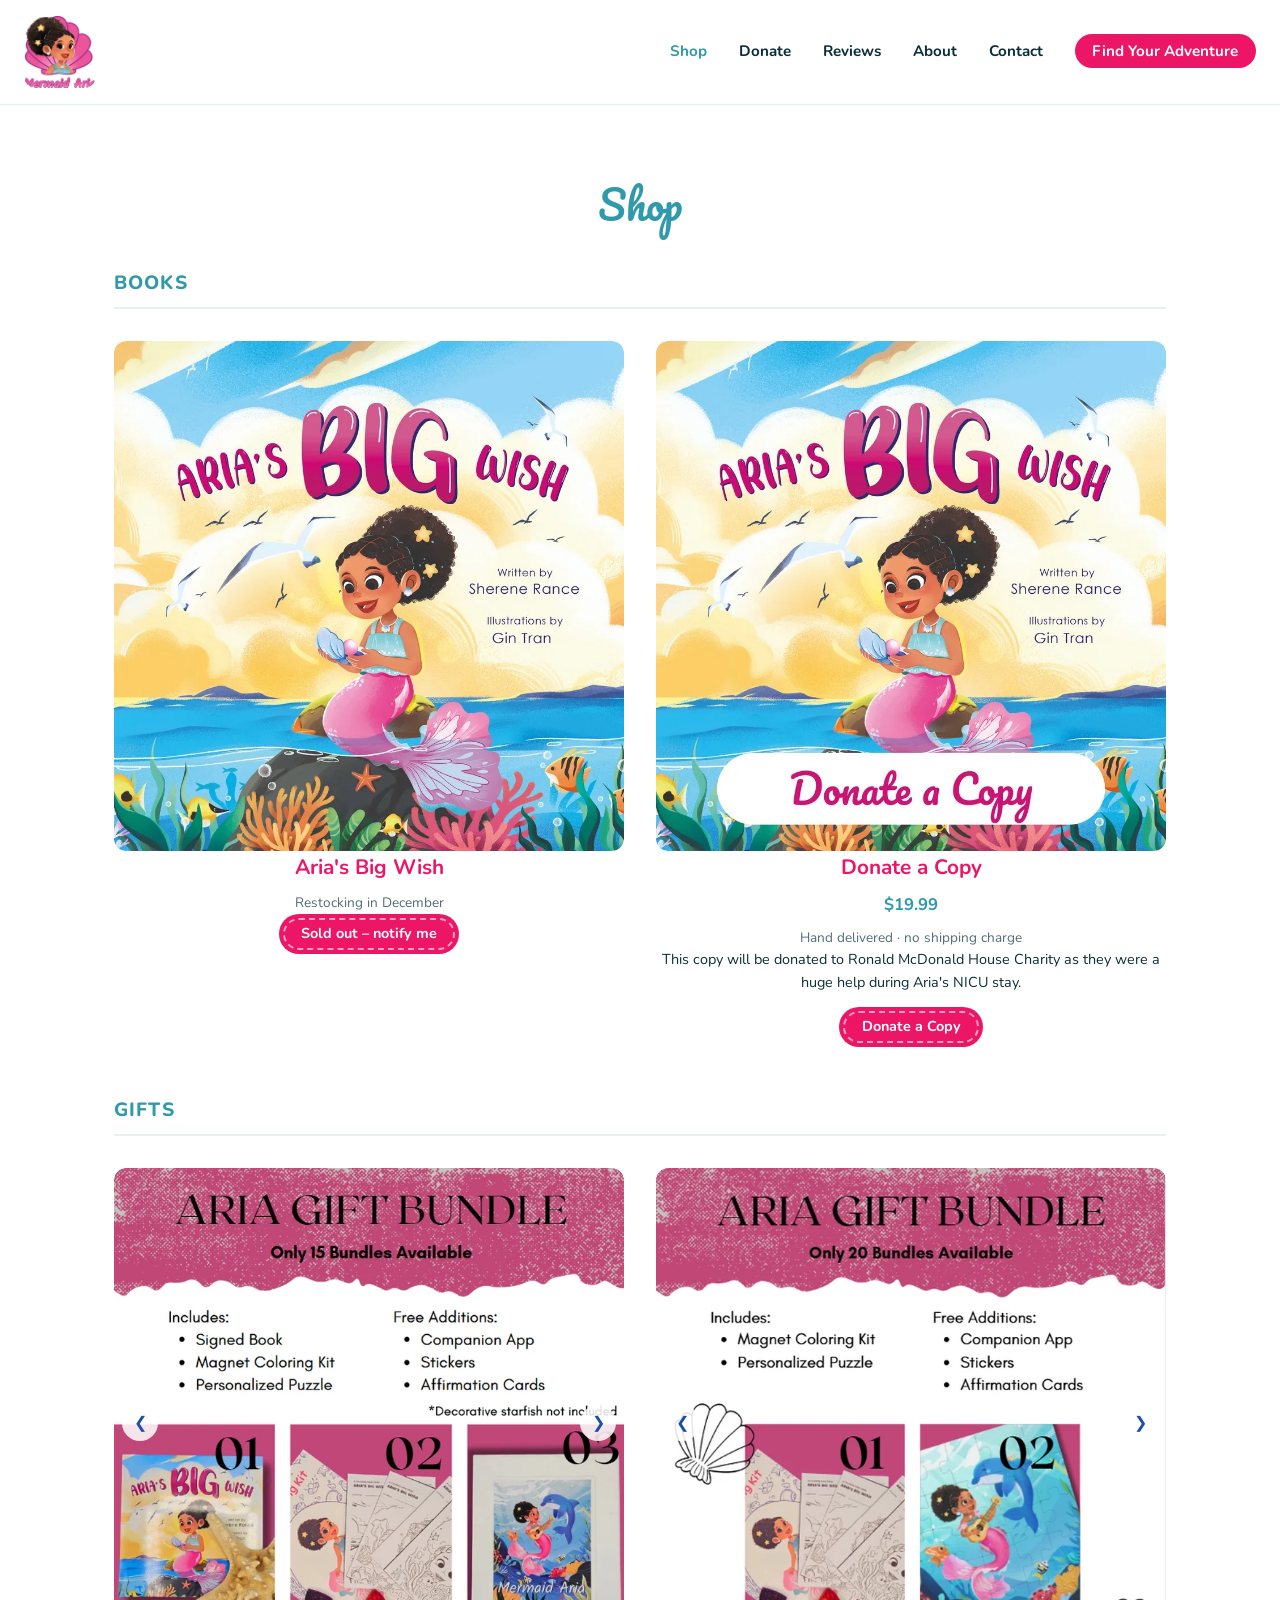
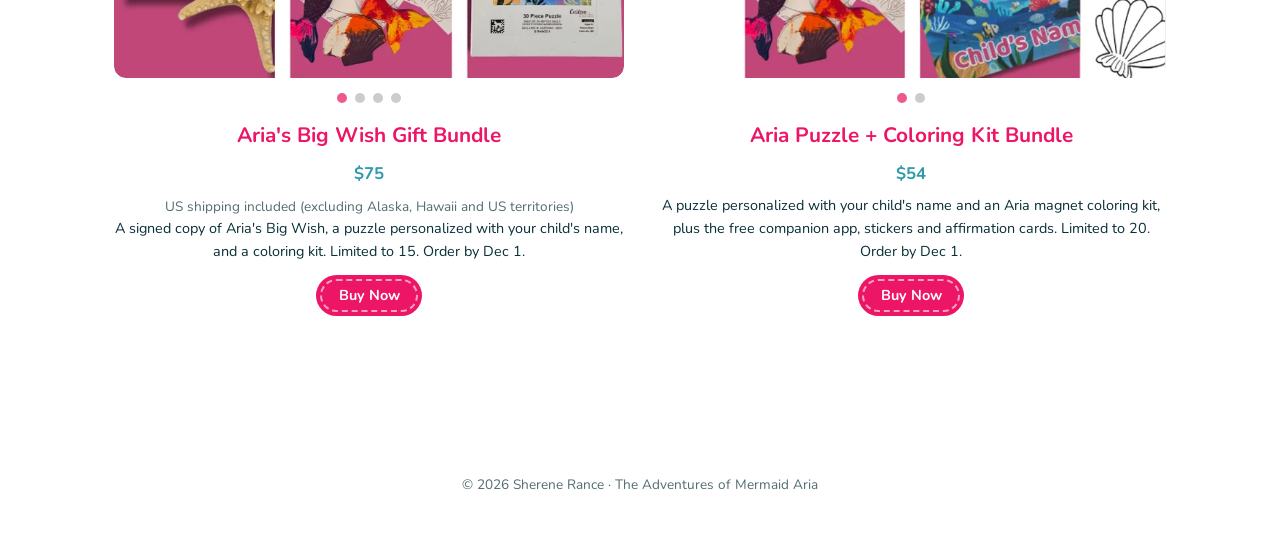
<file: shop (5).html>
<!DOCTYPE html>
<html lang="en">
<head>
  <meta charset="UTF-8">
  <meta name="viewport" content="width=device-width, initial-scale=1.0">
  <title>Shop | The Adventures of Mermaid Aria</title>
  <meta name="description" content="Shop Aria's Big Wish — buy a copy for your family, gift a bundle, or donate a copy to Ronald McDonald House.">
  <link rel="preconnect" href="https://fonts.googleapis.com">
  <link rel="preconnect" href="https://fonts.gstatic.com" crossorigin>
  <link rel="preload" href="https://fonts.googleapis.com/css2?family=Nunito:wght@400;600;700;800&family=Pacifico&display=swap" as="style" onload="this.onload=null;this.rel='stylesheet'">
  <noscript><link rel="stylesheet" href="https://fonts.googleapis.com/css2?family=Nunito:wght@400;600;700;800&family=Pacifico&display=swap"></noscript>
  <link rel="stylesheet" href="css/style.css">
  <link rel="stylesheet" href="css/nav.css">
  <link rel="stylesheet" href="css/exit-intent.css">
</head>
<body>

  <header class="site-header">
    <a href="index.html" class="logo-link" aria-label="Mermaid Aria — Home">
      <img src="assets/img/logo.webp" fetchpriority="high" alt="Mermaid Aria logo" class="logo-img">
    </a>
    <button class="hamburger" aria-expanded="false" aria-label="Open menu">
      <span></span><span></span><span></span>
    </button>
    <ul class="main-nav" role="list">
      <li><a href="shop.html" class="active">Shop</a></li>
      <li><a href="https://square.link/u/vRmiWOAO">Donate</a></li>
      <li><a href="reviews.html">Reviews</a></li>
      <li><a href="about.html">About</a></li>
      <li><a href="contact.html">Contact</a></li>
      <li><a href="quiz.html" class="nav-cta">Find Your Adventure</a></li>
    </ul>
  </header>

  <main class="shop-wrap">

    <h1 class="script center shop-heading">Shop</h1>

    <section class="shop-section">
      <h2 class="shop-section-title">Books</h2>
      <div class="grid-2x2">

        <div class="grid-item">
          <div class="product-media">
            <img loading="lazy" src="assets/img/book-cover-1.webp" alt="Aria's Big Wish book cover">
            <span class="quick-view">Quick View</span>
          </div>
          <h3>Aria's Big Wish</h3>
          <div class="bundle-selector">
            <label for="shop-bundle-select" class="bundle-label">Select an option:</label>
            <select id="shop-bundle-select" class="bundle-select" onchange="updateShopBundle(this)">
              <option value="single" data-price="$24.99" data-shipping="Shipping included · US only" data-link="https://square.link/u/Ic2J6Kv0">1 Book — $24.99</option>
              <option value="auntie" data-price="$58" data-shipping="Shipping included · US only" data-link="https://square.link/u/5y5rJkXw">Favorite Auntie Bundle — 3 Books — $58</option>
              <option value="classroom" data-price="$95" data-shipping="Shipping included · US only" data-link="https://square.link/u/I52GV8gS">Classroom Bundle — 5 Books — $95</option>
            </select>
            <p class="price" id="shop-bundle-price">$24.99</p>
            <p class="shipping-note" id="shop-bundle-shipping">Shipping included · US only</p>
          </div>
          <p class="blurb" id="book-blurb">Enjoy your copy with your little ones</p>
          <p class="shipping-note" id="book-restock-note" style="display:none">Restocking in December</p>
          <a href="https://square.link/u/Ic2J6Kv0" id="shop-bundle-buy-btn" class="btn btn-small">Buy Now</a>
        </div>

        <div class="grid-item">
          <a href="https://square.link/u/vRmiWOAO" class="product-media">
            <img loading="lazy" src="assets/img/book-cover-2-donate.webp" alt="Aria's Big Wish — Donate a Copy">
            <span class="quick-view">Quick View</span>
          </a>
          <h3>Donate a Copy</h3>
          <p class="price">$19.99</p>
          <p class="shipping-note">Hand delivered · no shipping charge</p>
          <p class="blurb">This copy will be donated to Ronald McDonald House Charity as they were a huge help during Aria's NICU stay.</p>
          <a href="https://square.link/u/vRmiWOAO" class="btn btn-small">Donate a Copy</a>
        </div>

      </div>
    </section>

    <section class="shop-section">
      <h2 class="shop-section-title">Gifts</h2>
      <div class="grid-2x2">

        <div class="grid-item">
          <div class="product-media gift-gallery" id="gift-gallery">
            <img id="gift-gallery-img" src="assets/img/gift-bundle-2.webp" alt="Aria Gift Bundle: what is included, with a signed book, magnet coloring kit and personalized puzzle, plus free companion app, stickers and affirmation cards">
            <button type="button" class="gg-btn gg-prev" id="gg-prev" aria-label="Previous photo" hidden>&#10094;</button>
            <button type="button" class="gg-btn gg-next" id="gg-next" aria-label="Next photo" hidden>&#10095;</button>
          </div>
          <div class="gg-dots" id="gg-dots"></div>
          <h3>Aria's Big Wish Gift Bundle</h3>
          <p class="price">$75</p>
          <p class="shipping-note">US shipping included (excluding Alaska, Hawaii and US territories)</p>
          <p class="blurb">A signed copy of Aria's Big Wish, a puzzle personalized with your child's name, and a coloring kit. Limited to 15. Order by Dec 1.</p>
          <a href="https://square.link/u/GxJR491s" class="btn btn-small">Buy Now</a>
        </div>

        <div class="grid-item">
          <div class="product-media gift-gallery" id="small-gallery">
            <img id="small-gallery-img" src="assets/img/gift-bundle-small-2.webp" alt="Aria Gift Bundle: includes a magnet coloring kit and personalized puzzle, plus a free companion app, stickers and affirmation cards">
            <button type="button" class="gg-btn gg-prev" id="small-prev" aria-label="Previous photo" hidden>&#10094;</button>
            <button type="button" class="gg-btn gg-next" id="small-next" aria-label="Next photo" hidden>&#10095;</button>
          </div>
          <div class="gg-dots" id="small-dots"></div>
          <h3>Aria Puzzle + Coloring Kit Bundle</h3>
          <p class="price">$54</p>
          <p class="blurb">A puzzle personalized with your child's name and an Aria magnet coloring kit, plus the free companion app, stickers and affirmation cards. Limited to 20. Order by Dec 1.</p>
          <a href="https://square.link/u/BbxbRUYa" class="btn btn-small">Buy Now</a>
        </div>

      </div>
    </section>

  </main>

  <footer class="site-footer">
    <p>&copy; 2026 Sherene Rance &middot; The Adventures of Mermaid Aria</p>
  </footer>

  <style>
    .gift-gallery { position: relative; display: block; }
    .gift-gallery img { width: 100%; height: auto; aspect-ratio: 1 / 1; object-fit: cover; display: block; }
    .gg-btn { position: absolute; top: 50%; transform: translateY(-50%); width: 36px; height: 36px; border: 0; border-radius: 50%; background: rgba(255,255,255,0.85); color: #1b4fa8; font-size: 16px; cursor: pointer; line-height: 36px; padding: 0; }
    .gg-prev { left: 8px; }
    .gg-next { right: 8px; }
    .gg-dots { text-align: center; margin: 8px 0; min-height: 12px; }
    .gg-dot { display: inline-block; width: 10px; height: 10px; margin: 0 4px; border-radius: 50%; border: 0; padding: 0; background: #ccc; cursor: pointer; }
    .gg-dot.active { background: #ee5a8c; }
  </style>

  <script src="js/nav.js"></script>
  <script src="js/exit-intent.js"></script>
  <script>
    /* To add photos: upload each image to assets/img/ and add one line to the list below. */
    var giftPhotos = [
      { src: 'assets/img/gift-bundle-2.webp', alt: 'Aria Gift Bundle: what is included, with a signed book, magnet coloring kit and personalized puzzle, plus free companion app, stickers and affirmation cards' }
      , { src: 'assets/img/gift-bundle-3.webp', alt: "Aria's Big Wish picture book" }
      , { src: 'assets/img/gift-bundle-4.webp', alt: 'Aria magnet coloring kit with coloring pages and mermaid tail crayons' }
      , { src: 'assets/img/gift-bundle-5.webp', alt: 'Personalized Mermaid Aria 30-piece puzzle' }
    ];
    var smallPhotos = [
      { src: 'assets/img/gift-bundle-small-2.webp', alt: 'Aria Gift Bundle: includes a magnet coloring kit and personalized puzzle, plus a free companion app, stickers and affirmation cards' }
      , { src: 'assets/img/gift-bundle-small.webp', alt: "Aria Gift Bundle: a personalized puzzle with your child's name and an Aria magnet coloring kit" }
    ];
    function initGallery(photos, ids) {
      var i = 0;
      var img = document.getElementById(ids.img);
      var prev = document.getElementById(ids.prev);
      var next = document.getElementById(ids.next);
      var dots = document.getElementById(ids.dots);
      function show(n) {
        i = (n + photos.length) % photos.length;
        img.src = photos[i].src;
        img.alt = photos[i].alt;
        var all = dots.children;
        for (var k = 0; k < all.length; k++) { all[k].className = 'gg-dot' + (k === i ? ' active' : ''); }
      }
      if (photos.length > 1) {
        prev.hidden = false; next.hidden = false;
        photos.forEach(function (p, k) {
          var d = document.createElement('button');
          d.type = 'button'; d.className = 'gg-dot'; d.setAttribute('aria-label', 'Show photo ' + (k + 1));
          d.onclick = function () { show(k); };
          dots.appendChild(d);
          var pre = new Image(); pre.src = p.src;
        });
        prev.onclick = function () { show(i - 1); };
        next.onclick = function () { show(i + 1); };
        var x0 = null, g = document.getElementById(ids.box);
        g.addEventListener('touchstart', function (e) { x0 = e.touches[0].clientX; }, { passive: true });
        g.addEventListener('touchend', function (e) {
          if (x0 === null) return;
          var dx = e.changedTouches[0].clientX - x0;
          if (Math.abs(dx) > 40) { show(dx < 0 ? i + 1 : i - 1); }
          x0 = null;
        });
        show(0);
      }
    }
    initGallery(giftPhotos, { box: 'gift-gallery', img: 'gift-gallery-img', prev: 'gg-prev', next: 'gg-next', dots: 'gg-dots' });
    initGallery(smallPhotos, { box: 'small-gallery', img: 'small-gallery-img', prev: 'small-prev', next: 'small-next', dots: 'small-dots' });
  </script>
  <script>
    /* Set to false when the books are back in stock. */
    var BOOKS_SOLD_OUT = true;
    if (BOOKS_SOLD_OUT) {
      document.querySelector('.bundle-selector').style.display = 'none';
      document.getElementById('book-blurb').style.display = 'none';
      document.getElementById('book-restock-note').style.display = '';
      var buyBtn = document.getElementById('shop-bundle-buy-btn');
      buyBtn.textContent = "Sold out – notify me";
      buyBtn.href = "mailto:sherene@mermaidaria.com?subject=Notify%20me%20when%20Aria%27s%20Big%20Wish%20is%20back&body=Please%20email%20me%20when%20Aria%27s%20Big%20Wish%20is%20back%20in%20stock.";
    }
    function updateShopBundle(select) {
      var opt = select.options[select.selectedIndex];
      document.getElementById('shop-bundle-price').textContent = opt.dataset.price;
      document.getElementById('shop-bundle-shipping').textContent = opt.dataset.shipping;
      document.getElementById('shop-bundle-buy-btn').href = opt.dataset.link;
    }
  </script>

</body>
</html>
</file>
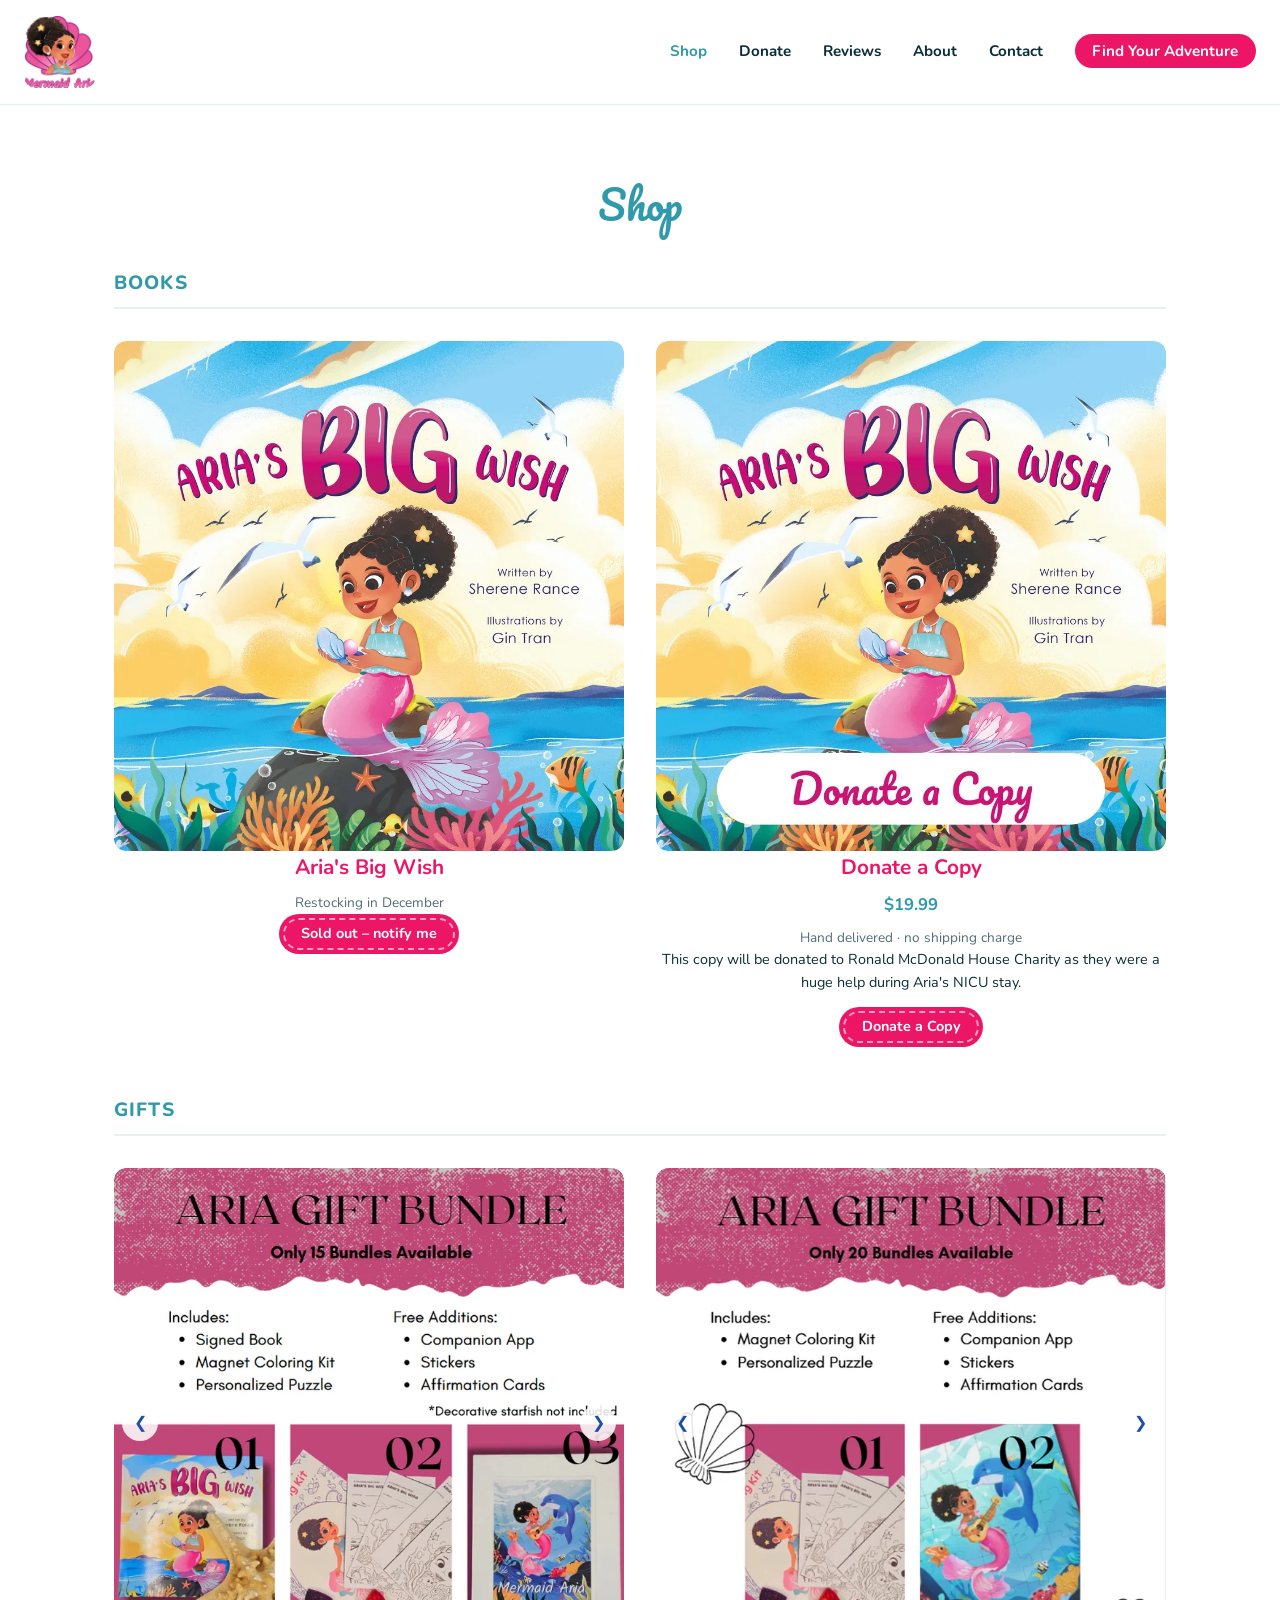
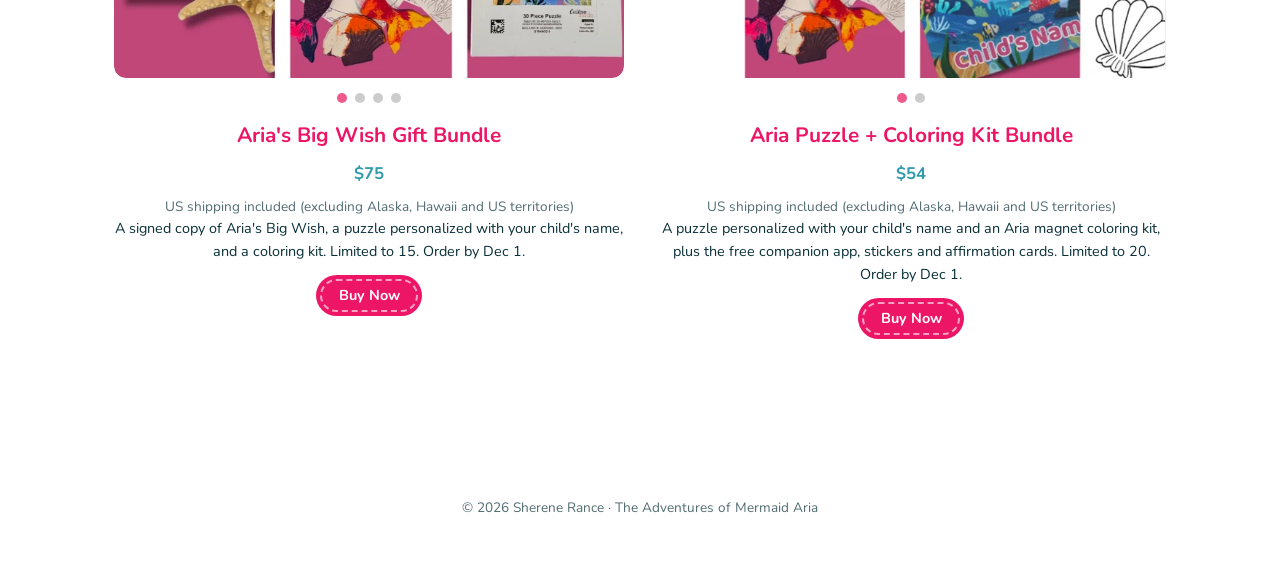
<file: shop (6).html>
<!DOCTYPE html>
<html lang="en">
<head>
  <meta charset="UTF-8">
  <meta name="viewport" content="width=device-width, initial-scale=1.0">
  <title>Shop | The Adventures of Mermaid Aria</title>
  <meta name="description" content="Shop Aria's Big Wish — buy a copy for your family, gift a bundle, or donate a copy to Ronald McDonald House.">
  <link rel="preconnect" href="https://fonts.googleapis.com">
  <link rel="preconnect" href="https://fonts.gstatic.com" crossorigin>
  <link rel="preload" href="https://fonts.googleapis.com/css2?family=Nunito:wght@400;600;700;800&family=Pacifico&display=swap" as="style" onload="this.onload=null;this.rel='stylesheet'">
  <noscript><link rel="stylesheet" href="https://fonts.googleapis.com/css2?family=Nunito:wght@400;600;700;800&family=Pacifico&display=swap"></noscript>
  <link rel="stylesheet" href="css/style.css">
  <link rel="stylesheet" href="css/nav.css">
  <link rel="stylesheet" href="css/exit-intent.css">
</head>
<body>

  <header class="site-header">
    <a href="index.html" class="logo-link" aria-label="Mermaid Aria — Home">
      <img src="assets/img/logo.webp" fetchpriority="high" alt="Mermaid Aria logo" class="logo-img">
    </a>
    <button class="hamburger" aria-expanded="false" aria-label="Open menu">
      <span></span><span></span><span></span>
    </button>
    <ul class="main-nav" role="list">
      <li><a href="shop.html" class="active">Shop</a></li>
      <li><a href="https://square.link/u/vRmiWOAO">Donate</a></li>
      <li><a href="reviews.html">Reviews</a></li>
      <li><a href="about.html">About</a></li>
      <li><a href="contact.html">Contact</a></li>
      <li><a href="quiz.html" class="nav-cta">Find Your Adventure</a></li>
    </ul>
  </header>

  <main class="shop-wrap">

    <h1 class="script center shop-heading">Shop</h1>

    <section class="shop-section">
      <h2 class="shop-section-title">Books</h2>
      <div class="grid-2x2">

        <div class="grid-item">
          <div class="product-media">
            <img loading="lazy" src="assets/img/book-cover-1.webp" alt="Aria's Big Wish book cover">
            <span class="quick-view">Quick View</span>
          </div>
          <h3>Aria's Big Wish</h3>
          <div class="bundle-selector">
            <label for="shop-bundle-select" class="bundle-label">Select an option:</label>
            <select id="shop-bundle-select" class="bundle-select" onchange="updateShopBundle(this)">
              <option value="single" data-price="$24.99" data-shipping="Shipping included · US only" data-link="https://square.link/u/Ic2J6Kv0">1 Book — $24.99</option>
              <option value="auntie" data-price="$58" data-shipping="Shipping included · US only" data-link="https://square.link/u/5y5rJkXw">Favorite Auntie Bundle — 3 Books — $58</option>
              <option value="classroom" data-price="$95" data-shipping="Shipping included · US only" data-link="https://square.link/u/I52GV8gS">Classroom Bundle — 5 Books — $95</option>
            </select>
            <p class="price" id="shop-bundle-price">$24.99</p>
            <p class="shipping-note" id="shop-bundle-shipping">Shipping included · US only</p>
          </div>
          <p class="blurb" id="book-blurb">Enjoy your copy with your little ones</p>
          <p class="shipping-note" id="book-restock-note" style="display:none">Restocking in December</p>
          <a href="https://square.link/u/Ic2J6Kv0" id="shop-bundle-buy-btn" class="btn btn-small">Buy Now</a>
        </div>

        <div class="grid-item">
          <a href="https://square.link/u/vRmiWOAO" class="product-media">
            <img loading="lazy" src="assets/img/book-cover-2-donate.webp" alt="Aria's Big Wish — Donate a Copy">
            <span class="quick-view">Quick View</span>
          </a>
          <h3>Donate a Copy</h3>
          <p class="price">$19.99</p>
          <p class="shipping-note">Hand delivered · no shipping charge</p>
          <p class="blurb">This copy will be donated to Ronald McDonald House Charity as they were a huge help during Aria's NICU stay.</p>
          <a href="https://square.link/u/vRmiWOAO" class="btn btn-small">Donate a Copy</a>
        </div>

      </div>
    </section>

    <section class="shop-section">
      <h2 class="shop-section-title">Gifts</h2>
      <div class="grid-2x2">

        <div class="grid-item">
          <div class="product-media gift-gallery" id="gift-gallery">
            <img id="gift-gallery-img" src="assets/img/gift-bundle-2.webp" alt="Aria Gift Bundle: what is included, with a signed book, magnet coloring kit and personalized puzzle, plus free companion app, stickers and affirmation cards">
            <button type="button" class="gg-btn gg-prev" id="gg-prev" aria-label="Previous photo" hidden>&#10094;</button>
            <button type="button" class="gg-btn gg-next" id="gg-next" aria-label="Next photo" hidden>&#10095;</button>
          </div>
          <div class="gg-dots" id="gg-dots"></div>
          <h3>Aria's Big Wish Gift Bundle</h3>
          <p class="price">$75</p>
          <p class="shipping-note">US shipping included (excluding Alaska, Hawaii and US territories)</p>
          <p class="blurb">A signed copy of Aria's Big Wish, a puzzle personalized with your child's name, and a coloring kit. Limited to 15. Order by Dec 1.</p>
          <a href="https://square.link/u/GxJR491s" class="btn btn-small">Buy Now</a>
        </div>

        <div class="grid-item">
          <div class="product-media gift-gallery" id="small-gallery">
            <img id="small-gallery-img" src="assets/img/gift-bundle-small-2.webp" alt="Aria Gift Bundle: includes a magnet coloring kit and personalized puzzle, plus a free companion app, stickers and affirmation cards">
            <button type="button" class="gg-btn gg-prev" id="small-prev" aria-label="Previous photo" hidden>&#10094;</button>
            <button type="button" class="gg-btn gg-next" id="small-next" aria-label="Next photo" hidden>&#10095;</button>
          </div>
          <div class="gg-dots" id="small-dots"></div>
          <h3>Aria Puzzle + Coloring Kit Bundle</h3>
          <p class="price">$54</p>
          <p class="shipping-note">US shipping included (excluding Alaska, Hawaii and US territories)</p>
          <p class="blurb">A puzzle personalized with your child's name and an Aria magnet coloring kit, plus the free companion app, stickers and affirmation cards. Limited to 20. Order by Dec 1.</p>
          <a href="https://square.link/u/BbxbRUYa" class="btn btn-small">Buy Now</a>
        </div>

      </div>
    </section>

  </main>

  <footer class="site-footer">
    <p>&copy; 2026 Sherene Rance &middot; The Adventures of Mermaid Aria</p>
  </footer>

  <style>
    .gift-gallery { position: relative; display: block; }
    .gift-gallery img { width: 100%; height: auto; aspect-ratio: 1 / 1; object-fit: cover; display: block; }
    .gg-btn { position: absolute; top: 50%; transform: translateY(-50%); width: 36px; height: 36px; border: 0; border-radius: 50%; background: rgba(255,255,255,0.85); color: #1b4fa8; font-size: 16px; cursor: pointer; line-height: 36px; padding: 0; }
    .gg-prev { left: 8px; }
    .gg-next { right: 8px; }
    .gg-dots { text-align: center; margin: 8px 0; min-height: 12px; }
    .gg-dot { display: inline-block; width: 10px; height: 10px; margin: 0 4px; border-radius: 50%; border: 0; padding: 0; background: #ccc; cursor: pointer; }
    .gg-dot.active { background: #ee5a8c; }
  </style>

  <script src="js/nav.js"></script>
  <script src="js/exit-intent.js"></script>
  <script>
    /* To add photos: upload each image to assets/img/ and add one line to the list below. */
    var giftPhotos = [
      { src: 'assets/img/gift-bundle-2.webp', alt: 'Aria Gift Bundle: what is included, with a signed book, magnet coloring kit and personalized puzzle, plus free companion app, stickers and affirmation cards' }
      , { src: 'assets/img/gift-bundle-3.webp', alt: "Aria's Big Wish picture book" }
      , { src: 'assets/img/gift-bundle-4.webp', alt: 'Aria magnet coloring kit with coloring pages and mermaid tail crayons' }
      , { src: 'assets/img/gift-bundle-5.webp', alt: 'Personalized Mermaid Aria 30-piece puzzle' }
    ];
    var smallPhotos = [
      { src: 'assets/img/gift-bundle-small-2.webp', alt: 'Aria Gift Bundle: includes a magnet coloring kit and personalized puzzle, plus a free companion app, stickers and affirmation cards' }
      , { src: 'assets/img/gift-bundle-small.webp', alt: "Aria Gift Bundle: a personalized puzzle with your child's name and an Aria magnet coloring kit" }
    ];
    function initGallery(photos, ids) {
      var i = 0;
      var img = document.getElementById(ids.img);
      var prev = document.getElementById(ids.prev);
      var next = document.getElementById(ids.next);
      var dots = document.getElementById(ids.dots);
      function show(n) {
        i = (n + photos.length) % photos.length;
        img.src = photos[i].src;
        img.alt = photos[i].alt;
        var all = dots.children;
        for (var k = 0; k < all.length; k++) { all[k].className = 'gg-dot' + (k === i ? ' active' : ''); }
      }
      if (photos.length > 1) {
        prev.hidden = false; next.hidden = false;
        photos.forEach(function (p, k) {
          var d = document.createElement('button');
          d.type = 'button'; d.className = 'gg-dot'; d.setAttribute('aria-label', 'Show photo ' + (k + 1));
          d.onclick = function () { show(k); };
          dots.appendChild(d);
          var pre = new Image(); pre.src = p.src;
        });
        prev.onclick = function () { show(i - 1); };
        next.onclick = function () { show(i + 1); };
        var x0 = null, g = document.getElementById(ids.box);
        g.addEventListener('touchstart', function (e) { x0 = e.touches[0].clientX; }, { passive: true });
        g.addEventListener('touchend', function (e) {
          if (x0 === null) return;
          var dx = e.changedTouches[0].clientX - x0;
          if (Math.abs(dx) > 40) { show(dx < 0 ? i + 1 : i - 1); }
          x0 = null;
        });
        show(0);
      }
    }
    initGallery(giftPhotos, { box: 'gift-gallery', img: 'gift-gallery-img', prev: 'gg-prev', next: 'gg-next', dots: 'gg-dots' });
    initGallery(smallPhotos, { box: 'small-gallery', img: 'small-gallery-img', prev: 'small-prev', next: 'small-next', dots: 'small-dots' });
  </script>
  <script>
    /* Set to false when the books are back in stock. */
    var BOOKS_SOLD_OUT = true;
    if (BOOKS_SOLD_OUT) {
      document.querySelector('.bundle-selector').style.display = 'none';
      document.getElementById('book-blurb').style.display = 'none';
      document.getElementById('book-restock-note').style.display = '';
      var buyBtn = document.getElementById('shop-bundle-buy-btn');
      buyBtn.textContent = "Sold out – notify me";
      buyBtn.href = "mailto:sherene@mermaidaria.com?subject=Notify%20me%20when%20Aria%27s%20Big%20Wish%20is%20back&body=Please%20email%20me%20when%20Aria%27s%20Big%20Wish%20is%20back%20in%20stock.";
    }
    function updateShopBundle(select) {
      var opt = select.options[select.selectedIndex];
      document.getElementById('shop-bundle-price').textContent = opt.dataset.price;
      document.getElementById('shop-bundle-shipping').textContent = opt.dataset.shipping;
      document.getElementById('shop-bundle-buy-btn').href = opt.dataset.link;
    }
  </script>

</body>
</html>
</file>
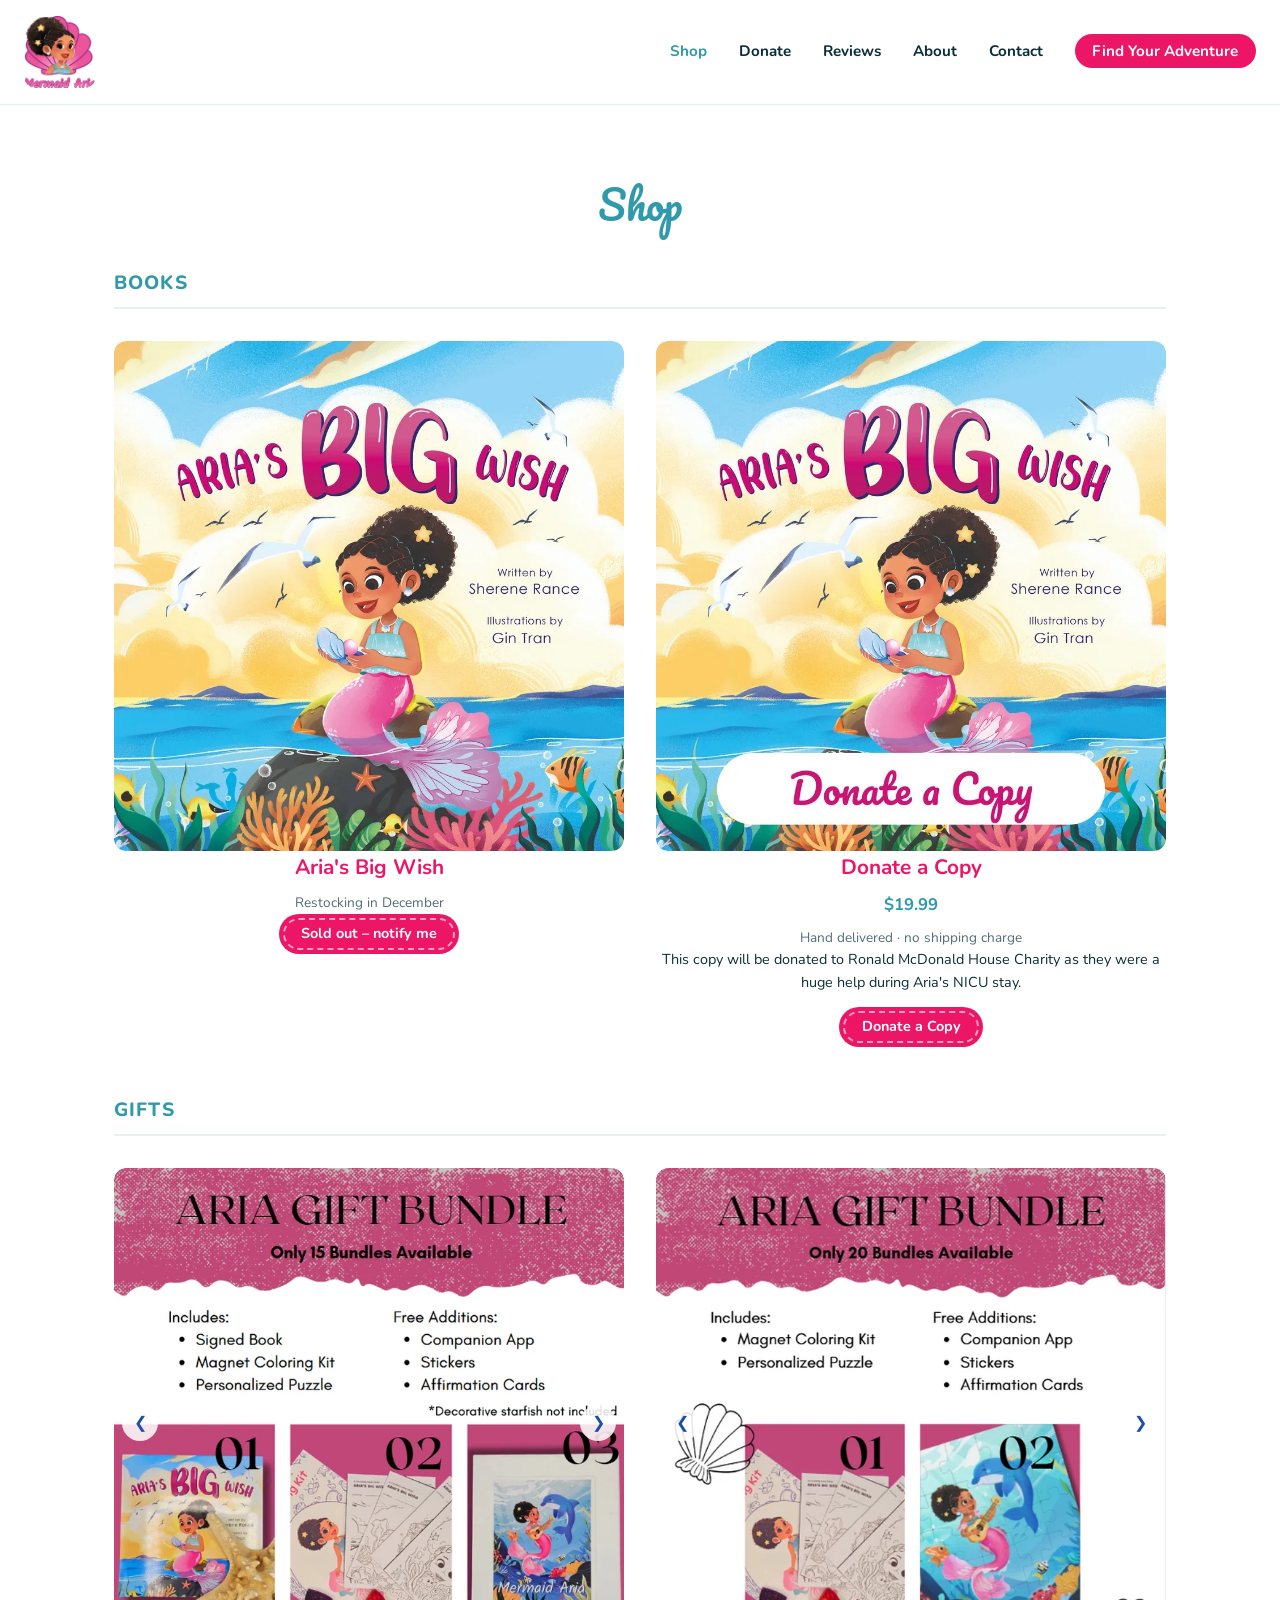
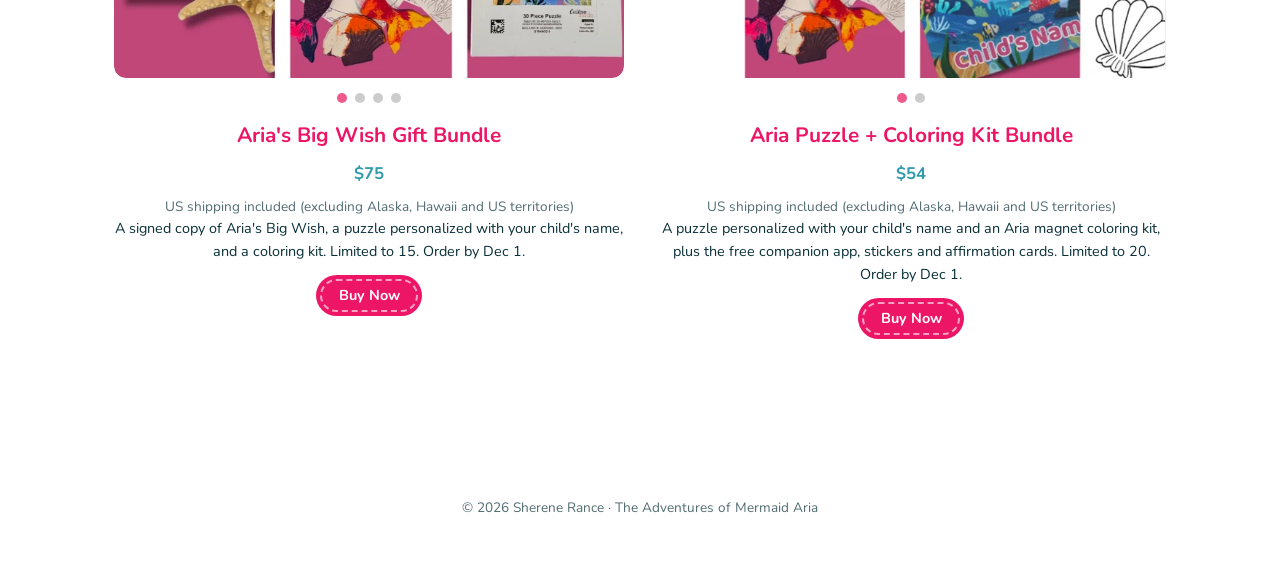
<file: shop.html>
<!DOCTYPE html>
<html lang="en">
<head>
  <meta charset="UTF-8">
  <meta name="viewport" content="width=device-width, initial-scale=1.0">
  <title>Shop | The Adventures of Mermaid Aria</title>
  <meta name="description" content="Shop Aria's Big Wish — buy a copy for your family, gift a bundle, or donate a copy to Ronald McDonald House.">
  <link rel="preconnect" href="https://fonts.googleapis.com">
  <link rel="preconnect" href="https://fonts.gstatic.com" crossorigin>
  <link rel="preload" href="https://fonts.googleapis.com/css2?family=Nunito:wght@400;600;700;800&family=Pacifico&display=swap" as="style" onload="this.onload=null;this.rel='stylesheet'">
  <noscript><link rel="stylesheet" href="https://fonts.googleapis.com/css2?family=Nunito:wght@400;600;700;800&family=Pacifico&display=swap"></noscript>
  <link rel="stylesheet" href="css/style.css">
  <link rel="stylesheet" href="css/nav.css">
  <link rel="stylesheet" href="css/exit-intent.css">
</head>
<body>

  <header class="site-header">
    <a href="index.html" class="logo-link" aria-label="Mermaid Aria — Home">
      <img src="assets/img/logo.webp" fetchpriority="high" alt="Mermaid Aria logo" class="logo-img">
    </a>
    <button class="hamburger" aria-expanded="false" aria-label="Open menu">
      <span></span><span></span><span></span>
    </button>
    <ul class="main-nav" role="list">
      <li><a href="shop.html" class="active">Shop</a></li>
      <li><a href="https://square.link/u/vRmiWOAO">Donate</a></li>
      <li><a href="reviews.html">Reviews</a></li>
      <li><a href="about.html">About</a></li>
      <li><a href="contact.html">Contact</a></li>
      <li><a href="quiz.html" class="nav-cta">Find Your Adventure</a></li>
    </ul>
  </header>

  <main class="shop-wrap">

    <h1 class="script center shop-heading">Shop</h1>

    <section class="shop-section">
      <h2 class="shop-section-title">Books</h2>
      <div class="grid-2x2">

        <div class="grid-item">
          <div class="product-media">
            <img loading="lazy" src="assets/img/book-cover-1.webp" alt="Aria's Big Wish book cover">
            <span class="quick-view">Quick View</span>
          </div>
          <h3>Aria's Big Wish</h3>
          <div class="bundle-selector">
            <label for="shop-bundle-select" class="bundle-label">Select an option:</label>
            <select id="shop-bundle-select" class="bundle-select" onchange="updateShopBundle(this)">
              <option value="single" data-price="$24.99" data-shipping="Shipping included · US only" data-link="https://square.link/u/Ic2J6Kv0">1 Book — $24.99</option>
              <option value="auntie" data-price="$58" data-shipping="Shipping included · US only" data-link="https://square.link/u/5y5rJkXw">Favorite Auntie Bundle — 3 Books — $58</option>
              <option value="classroom" data-price="$95" data-shipping="Shipping included · US only" data-link="https://square.link/u/I52GV8gS">Classroom Bundle — 5 Books — $95</option>
            </select>
            <p class="price" id="shop-bundle-price">$24.99</p>
            <p class="shipping-note" id="shop-bundle-shipping">Shipping included · US only</p>
          </div>
          <p class="blurb" id="book-blurb">Enjoy your copy with your little ones</p>
          <p class="shipping-note" id="book-restock-note" style="display:none">Restocking in December</p>
          <a href="https://square.link/u/Ic2J6Kv0" id="shop-bundle-buy-btn" class="btn btn-small">Buy Now</a>
        </div>

        <div class="grid-item">
          <a href="https://square.link/u/vRmiWOAO" class="product-media">
            <img loading="lazy" src="assets/img/book-cover-2-donate.webp" alt="Aria's Big Wish — Donate a Copy">
            <span class="quick-view">Quick View</span>
          </a>
          <h3>Donate a Copy</h3>
          <p class="price">$19.99</p>
          <p class="shipping-note">Hand delivered · no shipping charge</p>
          <p class="blurb">This copy will be donated to Ronald McDonald House Charity as they were a huge help during Aria's NICU stay.</p>
          <a href="https://square.link/u/vRmiWOAO" class="btn btn-small">Donate a Copy</a>
        </div>

      </div>
    </section>

    <section class="shop-section">
      <h2 class="shop-section-title">Gifts</h2>
      <div class="grid-2x2">

        <div class="grid-item">
          <div class="product-media gift-gallery" id="gift-gallery">
            <img id="gift-gallery-img" src="assets/img/gift-bundle-2.webp" alt="Aria Gift Bundle: what is included, with a signed book, magnet coloring kit and personalized puzzle, plus free companion app, stickers and affirmation cards">
            <button type="button" class="gg-btn gg-prev" id="gg-prev" aria-label="Previous photo" hidden>&#10094;</button>
            <button type="button" class="gg-btn gg-next" id="gg-next" aria-label="Next photo" hidden>&#10095;</button>
          </div>
          <div class="gg-dots" id="gg-dots"></div>
          <h3>Aria's Big Wish Gift Bundle</h3>
          <p class="price">$75</p>
          <p class="shipping-note">US shipping included (excluding Alaska, Hawaii and US territories)</p>
          <p class="blurb">A signed copy of Aria's Big Wish, a puzzle personalized with your child's name, and a coloring kit. Limited to 15. Order by Dec 1.</p>
          <a href="https://square.link/u/GxJR491s" class="btn btn-small">Buy Now</a>
        </div>

        <div class="grid-item">
          <div class="product-media gift-gallery" id="small-gallery">
            <img id="small-gallery-img" src="assets/img/gift-bundle-small-2.webp" alt="Aria Gift Bundle: includes a magnet coloring kit and personalized puzzle, plus a free companion app, stickers and affirmation cards">
            <button type="button" class="gg-btn gg-prev" id="small-prev" aria-label="Previous photo" hidden>&#10094;</button>
            <button type="button" class="gg-btn gg-next" id="small-next" aria-label="Next photo" hidden>&#10095;</button>
          </div>
          <div class="gg-dots" id="small-dots"></div>
          <h3>Aria Puzzle + Coloring Kit Bundle</h3>
          <p class="price">$54</p>
          <p class="shipping-note">US shipping included (excluding Alaska, Hawaii and US territories)</p>
          <p class="blurb">A puzzle personalized with your child's name and an Aria magnet coloring kit, plus the free companion app, stickers and affirmation cards. Limited to 20. Order by Dec 1.</p>
          <a href="https://square.link/u/BbxbRUYa" class="btn btn-small">Buy Now</a>
        </div>

      </div>
    </section>

  </main>

  <footer class="site-footer">
    <p>&copy; 2026 Sherene Rance &middot; The Adventures of Mermaid Aria</p>
  </footer>

  <style>
    .gift-gallery { position: relative; display: block; }
    .gift-gallery img { width: 100%; height: auto; aspect-ratio: 1 / 1; object-fit: cover; display: block; }
    .gg-btn { position: absolute; top: 50%; transform: translateY(-50%); width: 36px; height: 36px; border: 0; border-radius: 50%; background: rgba(255,255,255,0.85); color: #1b4fa8; font-size: 16px; cursor: pointer; line-height: 36px; padding: 0; }
    .gg-prev { left: 8px; }
    .gg-next { right: 8px; }
    .gg-dots { text-align: center; margin: 8px 0; min-height: 12px; }
    .gg-dot { display: inline-block; width: 10px; height: 10px; margin: 0 4px; border-radius: 50%; border: 0; padding: 0; background: #ccc; cursor: pointer; }
    .gg-dot.active { background: #ee5a8c; }
  </style>

  <script src="js/nav.js"></script>
  <script src="js/exit-intent.js"></script>
  <script>
    /* To add photos: upload each image to assets/img/ and add one line to the list below. */
    var giftPhotos = [
      { src: 'assets/img/gift-bundle-2.webp', alt: 'Aria Gift Bundle: what is included, with a signed book, magnet coloring kit and personalized puzzle, plus free companion app, stickers and affirmation cards' }
      , { src: 'assets/img/gift-bundle-3.webp', alt: "Aria's Big Wish picture book" }
      , { src: 'assets/img/gift-bundle-4.webp', alt: 'Aria magnet coloring kit with coloring pages and mermaid tail crayons' }
      , { src: 'assets/img/gift-bundle-5.webp', alt: 'Personalized Mermaid Aria 30-piece puzzle' }
    ];
    var smallPhotos = [
      { src: 'assets/img/gift-bundle-small-2.webp', alt: 'Aria Gift Bundle: includes a magnet coloring kit and personalized puzzle, plus a free companion app, stickers and affirmation cards' }
      , { src: 'assets/img/gift-bundle-small.webp', alt: "Aria Gift Bundle: a personalized puzzle with your child's name and an Aria magnet coloring kit" }
    ];
    function initGallery(photos, ids) {
      var i = 0;
      var img = document.getElementById(ids.img);
      var prev = document.getElementById(ids.prev);
      var next = document.getElementById(ids.next);
      var dots = document.getElementById(ids.dots);
      function show(n) {
        i = (n + photos.length) % photos.length;
        img.src = photos[i].src;
        img.alt = photos[i].alt;
        var all = dots.children;
        for (var k = 0; k < all.length; k++) { all[k].className = 'gg-dot' + (k === i ? ' active' : ''); }
      }
      if (photos.length > 1) {
        prev.hidden = false; next.hidden = false;
        photos.forEach(function (p, k) {
          var d = document.createElement('button');
          d.type = 'button'; d.className = 'gg-dot'; d.setAttribute('aria-label', 'Show photo ' + (k + 1));
          d.onclick = function () { show(k); };
          dots.appendChild(d);
          var pre = new Image(); pre.src = p.src;
        });
        prev.onclick = function () { show(i - 1); };
        next.onclick = function () { show(i + 1); };
        var x0 = null, g = document.getElementById(ids.box);
        g.addEventListener('touchstart', function (e) { x0 = e.touches[0].clientX; }, { passive: true });
        g.addEventListener('touchend', function (e) {
          if (x0 === null) return;
          var dx = e.changedTouches[0].clientX - x0;
          if (Math.abs(dx) > 40) { show(dx < 0 ? i + 1 : i - 1); }
          x0 = null;
        });
        show(0);
      }
    }
    initGallery(giftPhotos, { box: 'gift-gallery', img: 'gift-gallery-img', prev: 'gg-prev', next: 'gg-next', dots: 'gg-dots' });
    initGallery(smallPhotos, { box: 'small-gallery', img: 'small-gallery-img', prev: 'small-prev', next: 'small-next', dots: 'small-dots' });
  </script>
  <script>
    /* Set to false when the books are back in stock. */
    var BOOKS_SOLD_OUT = true;
    if (BOOKS_SOLD_OUT) {
      document.querySelector('.bundle-selector').style.display = 'none';
      document.getElementById('book-blurb').style.display = 'none';
      document.getElementById('book-restock-note').style.display = '';
      var buyBtn = document.getElementById('shop-bundle-buy-btn');
      buyBtn.textContent = "Sold out – notify me";
      buyBtn.href = "mailto:sherene@mermaidaria.com?subject=Notify%20me%20when%20Aria%27s%20Big%20Wish%20is%20back&body=Please%20email%20me%20when%20Aria%27s%20Big%20Wish%20is%20back%20in%20stock.";
    }
    function updateShopBundle(select) {
      var opt = select.options[select.selectedIndex];
      document.getElementById('shop-bundle-price').textContent = opt.dataset.price;
      document.getElementById('shop-bundle-shipping').textContent = opt.dataset.shipping;
      document.getElementById('shop-bundle-buy-btn').href = opt.dataset.link;
    }
  </script>

</body>
</html>
</file>
<file: css/style.css>
/* ============================================
   Mermaid Aria — Landing Page Styles
   Palette sampled directly from the current Wix site:
   --teal:  #309AAC  (headlines, accents)
   --pink:  #ED1566  (buttons, character names)
   --navy:  #092F37  (body text)
   --peach: #FFC9B9  (section backgrounds)
   --mint:  #E7F1F0  (section backgrounds)

   Font note: the Wix site's script headlines look like the
   "More Sugar" font (same as your booth sign). More Sugar isn't
   on Google Fonts, so this uses Pacifico as a free stand-in.
   Send the font file if you have a licensed copy and I'll swap it in.
   ============================================ */

:root {
  --teal: #309AAC;
  --pink: #ED1566;
  --navy: #092F37;
  --peach: #FFC9B9;
  --mint: #E7F1F0;
  --max-width: 1100px;
}

* { box-sizing: border-box; }

body {
  margin: 0;
  font-family: 'Nunito', sans-serif;
  color: var(--navy);
  background: #ffffff;
  line-height: 1.6;
}

.script {
  font-family: 'Pacifico', cursive;
  color: var(--teal);
  font-weight: 400;
}

.center { text-align: center; }

img {
  max-width: 100%;
  display: block;
  border-radius: 12px;
}

/* ---------- Buttons ---------- */
.btn {
  display: inline-block;
  background: var(--pink);
  color: #fff;
  text-decoration: none;
  font-weight: 700;
  font-size: 1.05rem;
  padding: 0.9rem 2.2rem;
  border-radius: 999px;
  outline: 2px dashed rgba(255,255,255,0.6);
  outline-offset: -6px;
  transition: box-shadow 0.15s ease, background 0.15s ease, color 0.15s ease, outline-color 0.15s ease;
}

.btn:hover {
  box-shadow: 0 6px 16px rgba(237, 21, 102, 0.45);
}

.btn:active {
  background: #fff;
  color: var(--pink);
  outline-color: rgba(237,21,102,0.5);
  box-shadow: 0 2px 8px rgba(237, 21, 102, 0.25);
}

.btn-small {
  font-size: 0.9rem;
  padding: 0.55rem 1.4rem;
}

/* Hero button — override transform-based hover since it's absolutely positioned */
.buy-btn-overlay {
  position: absolute;
  left: 50%;
  top: 85%;
  transform: translate(-50%, -50%);
  z-index: 2;
  white-space: nowrap;
}

.buy-btn-overlay:hover {
  transform: translate(-50%, -50%);
  box-shadow: 0 6px 20px rgba(237, 21, 102, 0.5);
}

.placeholder-link {
  outline: 2px dashed #fff;
  outline-offset: -6px;
  position: relative;
}

.shipping-note {
  font-size: 0.85rem;
  color: var(--navy);
  opacity: 0.7;
  margin: 0.5rem 0 0;
}

/* ---------- Hero ---------- */
.hero-wrap {
  position: relative;
  width: 100%;
  margin: 0;
}

.hero-img {
  width: 100%;
  height: auto;
  display: block;
  border-radius: 0;
}

/* ---------- Characters / Book covers grid ---------- */
.characters {
  padding: 3rem 1.5rem 3.5rem;
  max-width: var(--max-width);
  margin: 0 auto;
}

.characters h2 {
  font-size: 2.2rem;
  margin-bottom: 2.5rem;
}

.books-heading {
  margin-top: 3.5rem;
}

.grid-2x2 {
  display: grid;
  grid-template-columns: 1fr 1fr;
  gap: 2.5rem 2rem;
}

.grid-item {
  text-align: center;
}

.grid-item img {
  aspect-ratio: 1 / 1;
  object-fit: cover;
  width: 100%;
  margin: 0 auto 1rem;
}

.grid-item img.cutout {
  object-fit: contain;
  background: var(--mint);
  padding: 0.5rem;
}

.grid-item h3 {
  color: var(--pink);
  font-size: 1.3rem;
  margin: 0 0 0.5rem;
}

.placeholder-copy {
  font-style: italic;
  opacity: 0.65;
  font-size: 0.9rem;
  margin: 0;
}

.blurb {
  font-size: 0.9rem;
  color: var(--navy);
  margin: 0 0 0.75rem;
}

.price {
  font-size: 1.05rem;
  font-weight: 700;
  color: var(--teal);
  margin: 0 0 0.4rem;
}

.product-media {
  position: relative;
  display: block;
  overflow: hidden;
  border-radius: 12px;
}

.product-media img {
  margin-bottom: 0;
  transition: transform 0.25s ease;
}

.quick-view {
  position: absolute;
  inset: 0;
  display: flex;
  align-items: center;
  justify-content: center;
  background: rgba(9, 47, 55, 0.45);
  color: #fff;
  font-weight: 700;
  font-size: 1rem;
  opacity: 0;
  transition: opacity 0.2s ease;
}

@media (hover: hover) {
  .product-media:hover .quick-view {
    opacity: 1;
  }
  .product-media:hover img {
    transform: scale(1.04);
  }
}

/* ---------- Continue the Adventure section ---------- */
.adventure-section {
  background: var(--peach);
  text-align: center;
  padding: 3.5rem 1.5rem;
}

.adventure-section h2 {
  font-size: 2.2rem;
  margin-bottom: 1rem;
}

.adventure-copy {
  max-width: 560px;
  margin: 0 auto 1.75rem;
  font-size: 1rem;
  color: var(--navy);
  line-height: 1.7;
}

.adventure-tag {
  margin: 0 auto 1.75rem;
}

.adventure-tag img {
  max-width: 120px;
  margin: 0 auto;
  border-radius: 8px;
}

/* ---------- Bundle selector ---------- */
.bundle-selector {
  margin: 0.5rem 0 0.75rem;
}

.bundle-label {
  display: block;
  font-size: 0.85rem;
  font-weight: 700;
  color: var(--navy);
  margin-bottom: 0.4rem;
}

.bundle-select {
  font-family: 'Nunito', sans-serif;
  font-size: 0.95rem;
  font-weight: 600;
  color: var(--navy);
  background: var(--mint);
  border: 2px solid var(--teal);
  border-radius: 999px;
  padding: 0.6rem 1.2rem;
  width: 100%;
  cursor: pointer;
  appearance: none;
  -webkit-appearance: none;
  background-image: url("data:image/svg+xml,%3Csvg xmlns='http://www.w3.org/2000/svg' width='12' height='8' viewBox='0 0 12 8'%3E%3Cpath d='M1 1l5 5 5-5' stroke='%23309AAC' stroke-width='2' fill='none' stroke-linecap='round'/%3E%3C/svg%3E");
  background-repeat: no-repeat;
  background-position: right 1.1rem center;
  padding-right: 2.5rem;
  margin-bottom: 0.5rem;
}

.bundle-select:focus {
  outline: none;
  border-color: var(--pink);
}

/* ---------- Reviews teaser (home page) ---------- */
.reviews-teaser {
  padding: 3.5rem 1.5rem;
  max-width: var(--max-width);
  margin: 0 auto;
}

.reviews-teaser h2 {
  font-size: 2.2rem;
  margin-bottom: 2rem;
}

.reviews-teaser-grid {
  display: grid;
  grid-template-columns: repeat(3, 1fr);
  gap: 1.5rem;
}

.teaser-card {
  background: var(--mint);
  border-radius: 16px;
  padding: 1.5rem;
}

.review-stars {
  color: #F5B400;
  font-size: 1.2rem;
  letter-spacing: 2px;
  margin-bottom: 0.6rem;
}

.review-quote {
  font-size: 0.95rem;
  line-height: 1.7;
  color: var(--navy);
  font-style: italic;
  margin: 0 0 0.75rem;
  padding: 0;
  border: none;
}

.review-name {
  font-weight: 700;
  color: var(--teal);
  font-size: 0.85rem;
  margin: 0;
}

@media (max-width: 650px) {
  .reviews-teaser-grid {
    grid-template-columns: 1fr;
  }
}

/* ---------- Footer ---------- */
.site-footer {
  text-align: center;
  padding: 2rem 1.5rem;
  font-size: 0.85rem;
  color: var(--navy);
  opacity: 0.7;
}

/* ---------- Shop page ---------- */
.shop-wrap {
  max-width: var(--max-width);
  margin: 0 auto;
  padding: 2.5rem 1.5rem 4rem;
}

.shop-heading {
  font-size: 2.5rem;
  margin-bottom: 2rem;
}

.shop-section {
  margin-bottom: 3rem;
}

.shop-section-title {
  font-size: 1.2rem;
  font-weight: 800;
  color: var(--teal);
  text-transform: uppercase;
  letter-spacing: 0.06em;
  border-bottom: 2px solid var(--mint);
  padding-bottom: 0.5rem;
  margin-bottom: 2rem;
}

/* ---------- About / Coming Soon page ---------- */
.coming-soon-wrap {
  text-align: center;
  padding: 4rem 1.5rem;
  max-width: 500px;
  margin: 0 auto;
}

.coming-soon-img {
  max-width: 220px;
  margin: 0 auto 1.5rem;
  border-radius: 0;
  background: var(--mint);
  padding: 1rem;
  border-radius: 50%;
}

.coming-soon-wrap h1 {
  font-size: 2.5rem;
  margin-bottom: 0.75rem;
}

.coming-soon-wrap p {
  font-size: 1rem;
  color: var(--navy);
  margin-bottom: 2rem;
}

/* ---------- Responsive ---------- */
@media (max-width: 650px) {
  .grid-2x2 {
    grid-template-columns: 1fr;
  }
}
</file>
<file: css/nav.css>
/* ============================================
   Navigation — shared across all pages
   ============================================ */

.site-header {
  padding: 1rem 1.5rem;
  display: flex;
  align-items: center;
  justify-content: space-between;
  border-bottom: 1px solid rgba(48,154,172,0.15);
  position: relative;
}

.logo-link {
  display: flex;
  align-items: center;
  text-decoration: none;
  flex-shrink: 0;
}

.logo-img {
  height: 72px;
  width: auto;
  display: block;
}

/* Desktop nav */
.main-nav {
  display: flex;
  align-items: center;
  gap: 2rem;
  list-style: none;
  margin: 0;
  padding: 0;
}

.main-nav a {
  font-family: 'Nunito', sans-serif;
  font-weight: 700;
  font-size: 0.95rem;
  color: var(--navy);
  text-decoration: none;
  transition: color 0.15s ease;
}

.main-nav a:hover,
.main-nav a.active {
  color: var(--teal);
}

.main-nav a.nav-cta {
  background: var(--pink);
  color: #fff;
  padding: 0.45rem 1.1rem;
  border-radius: 999px;
  transition: box-shadow 0.15s ease;
}

.main-nav a.nav-cta:hover {
  box-shadow: 0 4px 12px rgba(237,21,102,0.35);
  color: #fff;
}

/* Hamburger button */
.hamburger {
  display: none;
  flex-direction: column;
  justify-content: center;
  gap: 5px;
  background: none;
  border: none;
  cursor: pointer;
  padding: 6px;
  z-index: 200;
}

.hamburger span {
  display: block;
  width: 24px;
  height: 2px;
  background: var(--navy);
  border-radius: 2px;
  transition: transform 0.25s ease, opacity 0.25s ease;
}

.hamburger[aria-expanded="true"] span:nth-child(1) {
  transform: translateY(7px) rotate(45deg);
}
.hamburger[aria-expanded="true"] span:nth-child(2) {
  opacity: 0;
}
.hamburger[aria-expanded="true"] span:nth-child(3) {
  transform: translateY(-7px) rotate(-45deg);
}

/* Mobile drawer */
@media (max-width: 700px) {
  .hamburger {
    display: flex;
  }

  .main-nav {
    display: none;
    flex-direction: column;
    align-items: flex-start;
    gap: 0;
    position: absolute;
    top: 100%;
    left: 0;
    right: 0;
    background: #fff;
    box-shadow: 0 8px 24px rgba(9,47,55,0.12);
    padding: 1rem 1.5rem 1.5rem;
    z-index: 100;
    border-top: 2px solid var(--mint);
  }

  .main-nav.open {
    display: flex;
  }

  .main-nav li {
    width: 100%;
    border-bottom: 1px solid var(--mint);
  }

  .main-nav li:last-child {
    border-bottom: none;
  }

  .main-nav a {
    display: block;
    padding: 0.85rem 0;
    font-size: 1.05rem;
  }

  .main-nav a.nav-cta {
    margin-top: 0.75rem;
    display: inline-block;
    padding: 0.6rem 1.4rem;
  }
}
</file>
<file: css/exit-intent.css>
/* ============================================
   Exit intent popup — shared across pages
   ============================================ */

#exit-popup-overlay {
  position: fixed;
  inset: 0;
  background: rgba(9, 47, 55, 0.55);
  display: flex;
  align-items: center;
  justify-content: center;
  z-index: 9999;
  opacity: 0;
  transition: opacity 0.3s ease;
  padding: 1.5rem;
}

#exit-popup-overlay.visible {
  opacity: 1;
}

#exit-popup {
  background: #fff;
  border-radius: 20px;
  padding: 2.5rem 2rem 2rem;
  max-width: 420px;
  width: 100%;
  text-align: center;
  position: relative;
  transform: translateY(16px);
  transition: transform 0.3s ease;
}

#exit-popup-overlay.visible #exit-popup {
  transform: translateY(0);
}

#exit-popup-close {
  position: absolute;
  top: 0.85rem;
  right: 1rem;
  background: none;
  border: none;
  font-size: 1.5rem;
  color: #999;
  cursor: pointer;
  line-height: 1;
  padding: 0.25rem 0.5rem;
}

#exit-popup-close:hover {
  color: var(--navy);
}

#exit-popup-tag {
  width: 90px;
  height: 90px;
  object-fit: contain;
  margin: 0 auto 1.25rem;
  display: block;
  border-radius: 8px;
  animation: gentle-shake 1s ease 0.4s forwards;
}

@keyframes gentle-shake {
  0%   { transform: rotate(0deg); }
  20%  { transform: rotate(-8deg); }
  40%  { transform: rotate(8deg); }
  60%  { transform: rotate(-5deg); }
  80%  { transform: rotate(5deg); }
  100% { transform: rotate(0deg); }
}

#exit-popup h2 {
  font-family: 'Pacifico', cursive;
  color: var(--teal);
  font-size: 1.5rem;
  font-weight: 400;
  margin: 0 0 0.75rem;
}

#exit-popup p {
  font-family: 'Nunito', sans-serif;
  font-size: 0.95rem;
  color: var(--navy);
  line-height: 1.6;
  margin: 0 0 1.5rem;
}

#exit-popup-cta {
  display: inline-block;
  background: var(--pink);
  color: #fff;
  text-decoration: none;
  font-family: 'Nunito', sans-serif;
  font-weight: 700;
  font-size: 1rem;
  padding: 0.85rem 2rem;
  border-radius: 999px;
  outline: 2px dashed rgba(255,255,255,0.6);
  outline-offset: -6px;
  transition: box-shadow 0.15s ease;
  margin-bottom: 1rem;
}

#exit-popup-cta:hover {
  box-shadow: 0 6px 16px rgba(237, 21, 102, 0.4);
}

#exit-popup-cta:active {
  background: #fff;
  color: var(--pink);
  outline-color: rgba(237,21,102,0.5);
}

#exit-popup-dismiss {
  display: block;
  background: none;
  border: none;
  font-family: 'Nunito', sans-serif;
  font-size: 0.8rem;
  color: #999;
  cursor: pointer;
  margin: 0 auto;
  padding: 0.25rem;
  text-decoration: underline;
}

#exit-popup-dismiss:hover {
  color: var(--navy);
}
</file>
<file: css/contact.css>
/* ============================================
   Contact page styles
   ============================================ */

.contact-wrap {
  max-width: 680px;
  margin: 0 auto;
  padding: 2.5rem 1.5rem 4rem;
}

.contact-wrap h1 {
  font-size: 2.5rem;
  margin-bottom: 0.5rem;
}

.contact-subhead {
  color: var(--navy);
  opacity: 0.7;
  font-size: 0.95rem;
  margin: 0 0 2.5rem;
}

/* Form */
.contact-form {
  background: var(--mint);
  border-radius: 20px;
  padding: 2rem;
  margin-bottom: 3rem;
}

.form-group {
  margin-bottom: 1.25rem;
}

.form-group label {
  display: block;
  font-weight: 700;
  font-size: 0.9rem;
  color: var(--navy);
  margin-bottom: 0.4rem;
}

.form-group input,
.form-group textarea {
  width: 100%;
  font-family: 'Nunito', sans-serif;
  font-size: 0.95rem;
  color: var(--navy);
  background: #fff;
  border: 2px solid transparent;
  border-radius: 12px;
  padding: 0.75rem 1rem;
  transition: border-color 0.15s ease;
  resize: vertical;
}

.form-group input:focus,
.form-group textarea:focus {
  outline: none;
  border-color: var(--teal);
}

.form-group input.error,
.form-group textarea.error,
.form-group select.error {
  border-color: var(--pink);
}

.contact-submit {
  width: 100%;
  margin-top: 0.5rem;
}

.contact-note {
  font-size: 0.78rem;
  color: var(--navy);
  opacity: 0.55;
  text-align: center;
  margin: 0.75rem 0 0;
}

/* Newsletter section */
.newsletter-section {
  background: var(--peach);
  border-radius: 20px;
  padding: 2rem;
}

.newsletter-inner {
  display: flex;
  gap: 1.5rem;
  align-items: center;
}

.newsletter-logo {
  width: 90px;
  height: 90px;
  object-fit: contain;
  flex-shrink: 0;
  border-radius: 0;
}

.newsletter-content h2 {
  font-size: 1.5rem;
  margin: 0 0 0.5rem;
}

.newsletter-content p {
  font-size: 0.9rem;
  color: var(--navy);
  margin: 0 0 1rem;
}

.newsletter-form {
  display: flex;
  flex-wrap: wrap;
  gap: 0.6rem;
}

.newsletter-form input {
  font-family: 'Nunito', sans-serif;
  font-size: 0.9rem;
  padding: 0.65rem 1rem;
  border-radius: 999px;
  border: 2px solid rgba(9,47,55,0.15);
  background: #fff;
  color: var(--navy);
  flex: 1;
  min-width: 140px;
}

.newsletter-form input:focus {
  outline: none;
  border-color: var(--teal);
}

.newsletter-note {
  font-size: 0.75rem;
  color: var(--navy);
  opacity: 0.55;
  margin: 0.5rem 0 0;
}

@media (max-width: 550px) {
  .newsletter-inner {
    flex-direction: column;
    text-align: center;
  }
  .newsletter-form {
    justify-content: center;
  }
  .newsletter-form input {
    width: 100%;
  }
  .newsletter-form .btn {
    width: 100%;
  }
}
</file>
<file: css/quiz.css>
/* ============================================
   Quiz page styles — reuses the palette and fonts
   from style.css. This file holds quiz-specific layout.
   ============================================ */

.logo-link {
  text-decoration: none;
}

.quiz-wrap {
  max-width: 600px;
  margin: 0 auto;
  padding: 2.5rem 1.5rem 4rem;
  min-height: 50vh;
}

.quiz-step {
  text-align: center;
}

.quiz-intro-copy,
.quiz-result-copy {
  font-size: 1rem;
  color: var(--navy);
  margin: 0 0 2rem;
}

.quiz-progress {
  font-size: 0.85rem;
  font-weight: 700;
  color: var(--teal);
  letter-spacing: 0.04em;
  text-transform: uppercase;
  margin: 0 0 0.75rem;
}

.quiz-question {
  font-size: 1.4rem;
  color: var(--navy);
  margin: 0 0 1.75rem;
}

.quiz-options {
  display: flex;
  flex-direction: column;
  gap: 0.85rem;
}

.quiz-option {
  font-family: 'Nunito', sans-serif;
  font-size: 1rem;
  font-weight: 700;
  color: var(--navy);
  background: var(--mint);
  border: 2px solid transparent;
  border-radius: 999px;
  padding: 0.9rem 1.5rem;
  cursor: pointer;
  transition: border-color 0.15s ease, transform 0.15s ease;
}

.quiz-option:hover {
  border-color: var(--teal);
  transform: translateY(-1px);
}

.quiz-email-form {
  display: flex;
  flex-direction: column;
  gap: 0.85rem;
  max-width: 360px;
  margin: 0 auto;
}

.quiz-email-form input {
  font-family: 'Nunito', sans-serif;
  font-size: 1rem;
  padding: 0.85rem 1.2rem;
  border-radius: 999px;
  border: 2px solid var(--mint);
  background: #fff;
  color: var(--navy);
}

.quiz-email-form input:focus {
  outline: none;
  border-color: var(--teal);
}

.quiz-disclaimer {
  font-size: 0.8rem;
  color: var(--navy);
  opacity: 0.6;
  font-style: italic;
  margin-top: 1rem;
}

.quiz-result .btn {
  margin-top: 0.5rem;
}

.quiz-freebie {
  margin: 0 0 1.25rem;
}

.quiz-freebie p {
  font-size: 0.9rem;
  font-weight: 700;
  color: var(--pink);
  margin: 0.5rem 0 0;
}

.tag-img {
  max-width: 140px;
  margin: 0 auto;
  display: block;
  border-radius: 8px;
}
</file>
<file: css/reviews.css>
/* ============================================
   Reviews page — zigzag layout with shake animations
   ============================================ */

@keyframes shake {
  0%   { transform: rotate(0deg); }
  15%  { transform: rotate(-8deg); }
  30%  { transform: rotate(8deg); }
  45%  { transform: rotate(-6deg); }
  60%  { transform: rotate(6deg); }
  75%  { transform: rotate(-3deg); }
  90%  { transform: rotate(3deg); }
  100% { transform: rotate(0deg); }
}

.reviews-wrap {
  max-width: 900px;
  margin: 0 auto;
  padding: 2.5rem 1.5rem 4rem;
}

.reviews-heading {
  font-size: 2.5rem;
  margin-bottom: 0.5rem;
}

.reviews-subhead {
  color: var(--navy);
  opacity: 0.65;
  font-size: 0.95rem;
  margin: 0 0 3rem;
}

/* Zigzag rows */
.reviews-zigzag {
  display: flex;
  flex-direction: column;
  gap: 4rem;
}

.review-row {
  display: grid;
  grid-template-columns: 1fr 1fr;
  gap: 3rem;
  align-items: center;
}

/* Image wrapper */
.review-img-wrap {
  display: flex;
  align-items: center;
  justify-content: center;
}

.review-img {
  width: 260px;
  height: 260px;
  object-fit: contain;
  border-radius: 0;
  display: block;
  cursor: pointer;
  transform-origin: center center;
  transition: transform 0.1s ease;
}

/* Desktop hover shake */
@media (hover: hover) {
  .review-img.shake-hover:hover {
    animation: shake 0.6s ease forwards;
  }
}

/* Mobile scroll shake — added via JS */
.review-img.shake-scroll {
  animation: shake 0.7s ease forwards;
}

/* Stars */
.review-stars {
  color: #F5B400;
  font-size: 1.4rem;
  letter-spacing: 2px;
  margin-bottom: 0.75rem;
}

/* Quote */
.review-quote {
  font-size: 1.05rem;
  line-height: 1.7;
  color: var(--navy);
  font-style: italic;
  margin: 0 0 1rem;
  padding: 0;
  border: none;
}

/* Name */
.review-name {
  font-weight: 700;
  color: var(--teal);
  font-size: 0.95rem;
  margin: 0;
}

/* Alternating background tints per row */
.review-row:nth-child(odd) {
  background: var(--mint);
  border-radius: 20px;
  padding: 2rem;
}

.review-row:nth-child(even) {
  background: var(--peach);
  border-radius: 20px;
  padding: 2rem;
}

/* CTA at bottom */
.review-cta-wrap {
  margin-top: 4rem;
  padding: 2.5rem 1.5rem;
  background: var(--mint);
  border-radius: 18px;
}

.review-cta-copy {
  font-size: 1rem;
  color: var(--navy);
  margin: 0 0 1.25rem;
}

/* Mobile — stack to single column */
@media (max-width: 650px) {
  .review-row {
    grid-template-columns: 1fr;
    gap: 1.5rem;
    text-align: center;
  }

  /* On mobile, always put image first regardless of zigzag direction */
  .review-row[data-dir="right"] .review-content {
    order: 2;
  }
  .review-row[data-dir="right"] .review-img-wrap {
    order: 1;
  }

  .review-img {
    width: 180px;
    height: 180px;
  }
}
</file>
